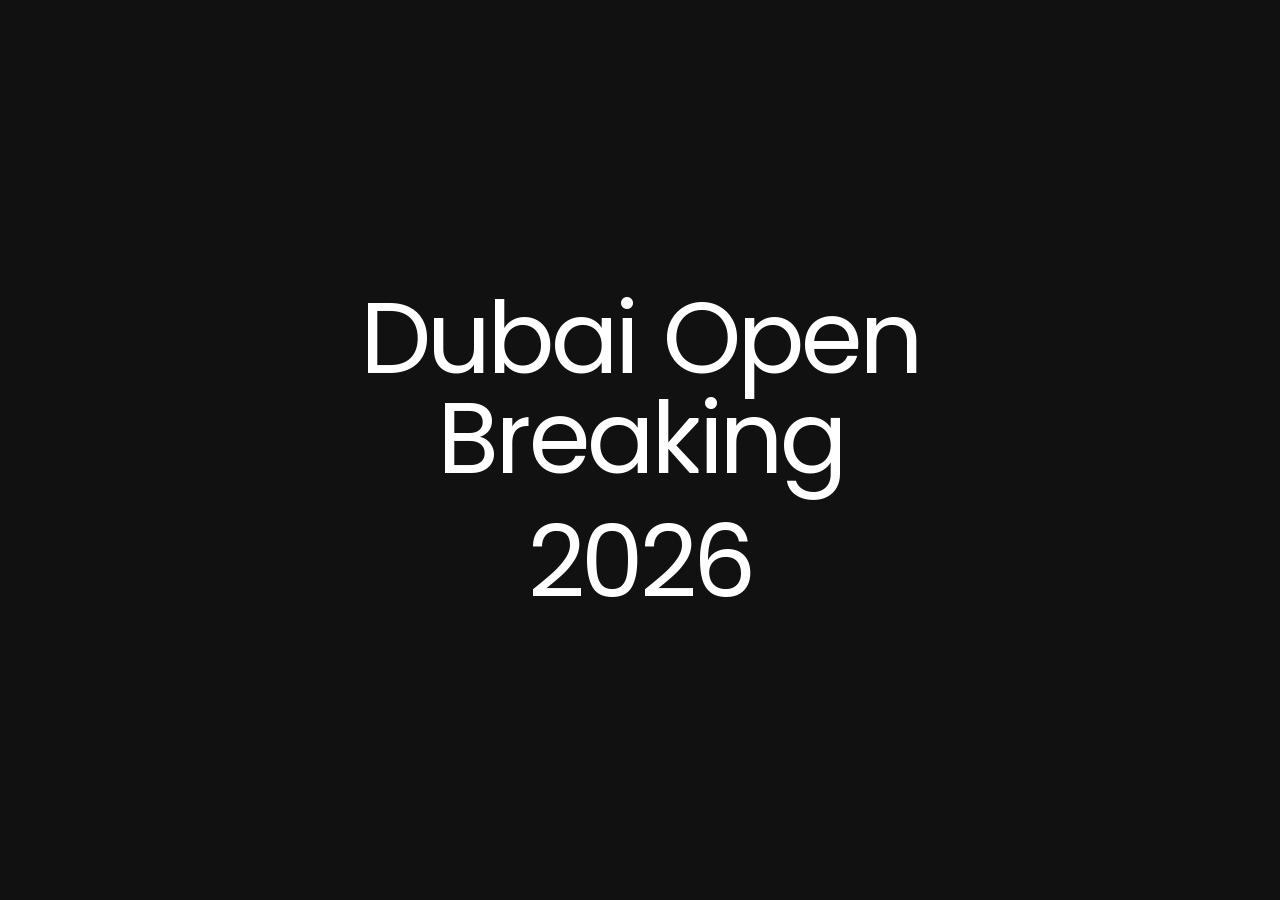
<file: index.html>
<!doctype html>
<html lang="en">
<head>
  <meta charset="UTF-8">
  <meta name="viewport" content="width=device-width, initial-scale=1">
  <meta name="description" content="Dubai Open Breaking 2026. Discover the World Breaking Championships and Junior World Breaking Championships, 18–20 December 2026.">
  <link rel="icon" type="image/png" sizes="500x500" href="Logo.png">
  <title>Dubai Open Breaking 2026</title>
  <link rel="preconnect" href="https://fonts.googleapis.com">
  <link rel="preconnect" href="https://fonts.gstatic.com" crossorigin>
  <link href="https://fonts.googleapis.com/css2?family=Poppins:wght@400;500&display=swap" rel="stylesheet">
  <script>document.documentElement.classList.add('js');</script>
  <link rel="stylesheet" href="styles.css?v=20261106-page-polish">
  <script src="typography.js?v=20261106-page-polish" defer></script>
  <script src="script.js?v=20261117-audit" defer></script>
  <meta property="og:type" content="website">
  <meta property="og:site_name" content="Dubai Open Breaking 2026">
  <meta property="og:title" content="Dubai Open Breaking 2026">
  <meta property="og:description" content="Dubai Open Breaking 2026. Discover the World Breaking Championships and Junior World Breaking Championships, 18–20 December 2026.">
  <meta name="twitter:card" content="summary">
  <meta name="twitter:title" content="Dubai Open Breaking 2026">
  <meta name="twitter:description" content="Dubai Open Breaking 2026. Discover the World Breaking Championships and Junior World Breaking Championships, 18–20 December 2026.">
  <!-- Production URL metadata -->
  <link rel="canonical" href="https://www.dubaiopenbreaking.com/">
  <meta property="og:url" content="https://www.dubaiopenbreaking.com/">
  <meta property="og:image" content="https://www.dubaiopenbreaking.com/Logo.png">
  <meta property="og:image:width" content="500">
  <meta property="og:image:height" content="500">
  <meta property="og:image:alt" content="Dubai Open Breaking 2026">
  <meta name="twitter:image" content="https://www.dubaiopenbreaking.com/Logo.png">
  <meta name="twitter:image:alt" content="Dubai Open Breaking 2026">
  <!-- /Production URL metadata -->
</head>
<body>
  <main class="homepage">
    <video class="background-video" autoplay loop muted playsinline preload="auto" aria-hidden="true">
      <source src="wob3_compressed.mp4" type="video/mp4">
    </video>
    <div class="preloader" aria-hidden="true">
      <div class="preloader-window"></div>
      <div class="preloader-content">
        <p class="preloader-wordmark"><span class="preloader-title-line">Dubai Open</span><span class="preloader-title-line">Breaking</span></p>
        <div class="preloader-window-slot"></div>
        <p class="preloader-year">2026</p>
      </div>
    </div>
    <h1 class="page-title" aria-label="Dubai Open Breaking 2026"><span class="title-line">Dubai Open</span><span class="title-line">Breaking 2026</span></h1>
    <img class="logo" src="Logo.png" alt="Dubai Open Breaking 2026" width="100" height="100">
    <section class="event-listings" aria-label="Competitions">
      <a class="event-card" href="world-breaking-championships/">
        <p class="event-date">19–20 December 2026</p>
        <div class="event-details">
          <span class="age-category">16+ Y.O</span>
          <h2>World Breaking Championships</h2>
          <ul class="disciplines" aria-label="Disciplines"><li>B-Boys</li><li>B-Girls</li><li>Crew 5vs5</li></ul>
        </div>
        <span class="learn-more" aria-hidden="true"><span>Learn more</span><span class="arrow"><img src="assets/arrow-right.svg" width="24" height="24" alt=""><img class="arrow-light" src="assets/arrow-right-light.svg" width="24" height="24" alt=""></span></span>
      </a>
      <a class="event-card" href="junior-world-breaking-championships/">
        <p class="event-date">18 December 2026</p>
        <div class="event-details">
          <span class="age-category">10–15 Y.O</span>
          <h2>Junior World Breaking Championships</h2>
          <ul class="disciplines" aria-label="Disciplines"><li>B-Boys</li><li>B-Girls</li></ul>
        </div>
        <span class="learn-more" aria-hidden="true"><span>Learn more</span><span class="arrow"><img src="assets/arrow-right.svg" width="24" height="24" alt=""><img class="arrow-light" src="assets/arrow-right-light.svg" width="24" height="24" alt=""></span></span>
      </a>
    </section>
  </main>
</body>
</html>
</file>
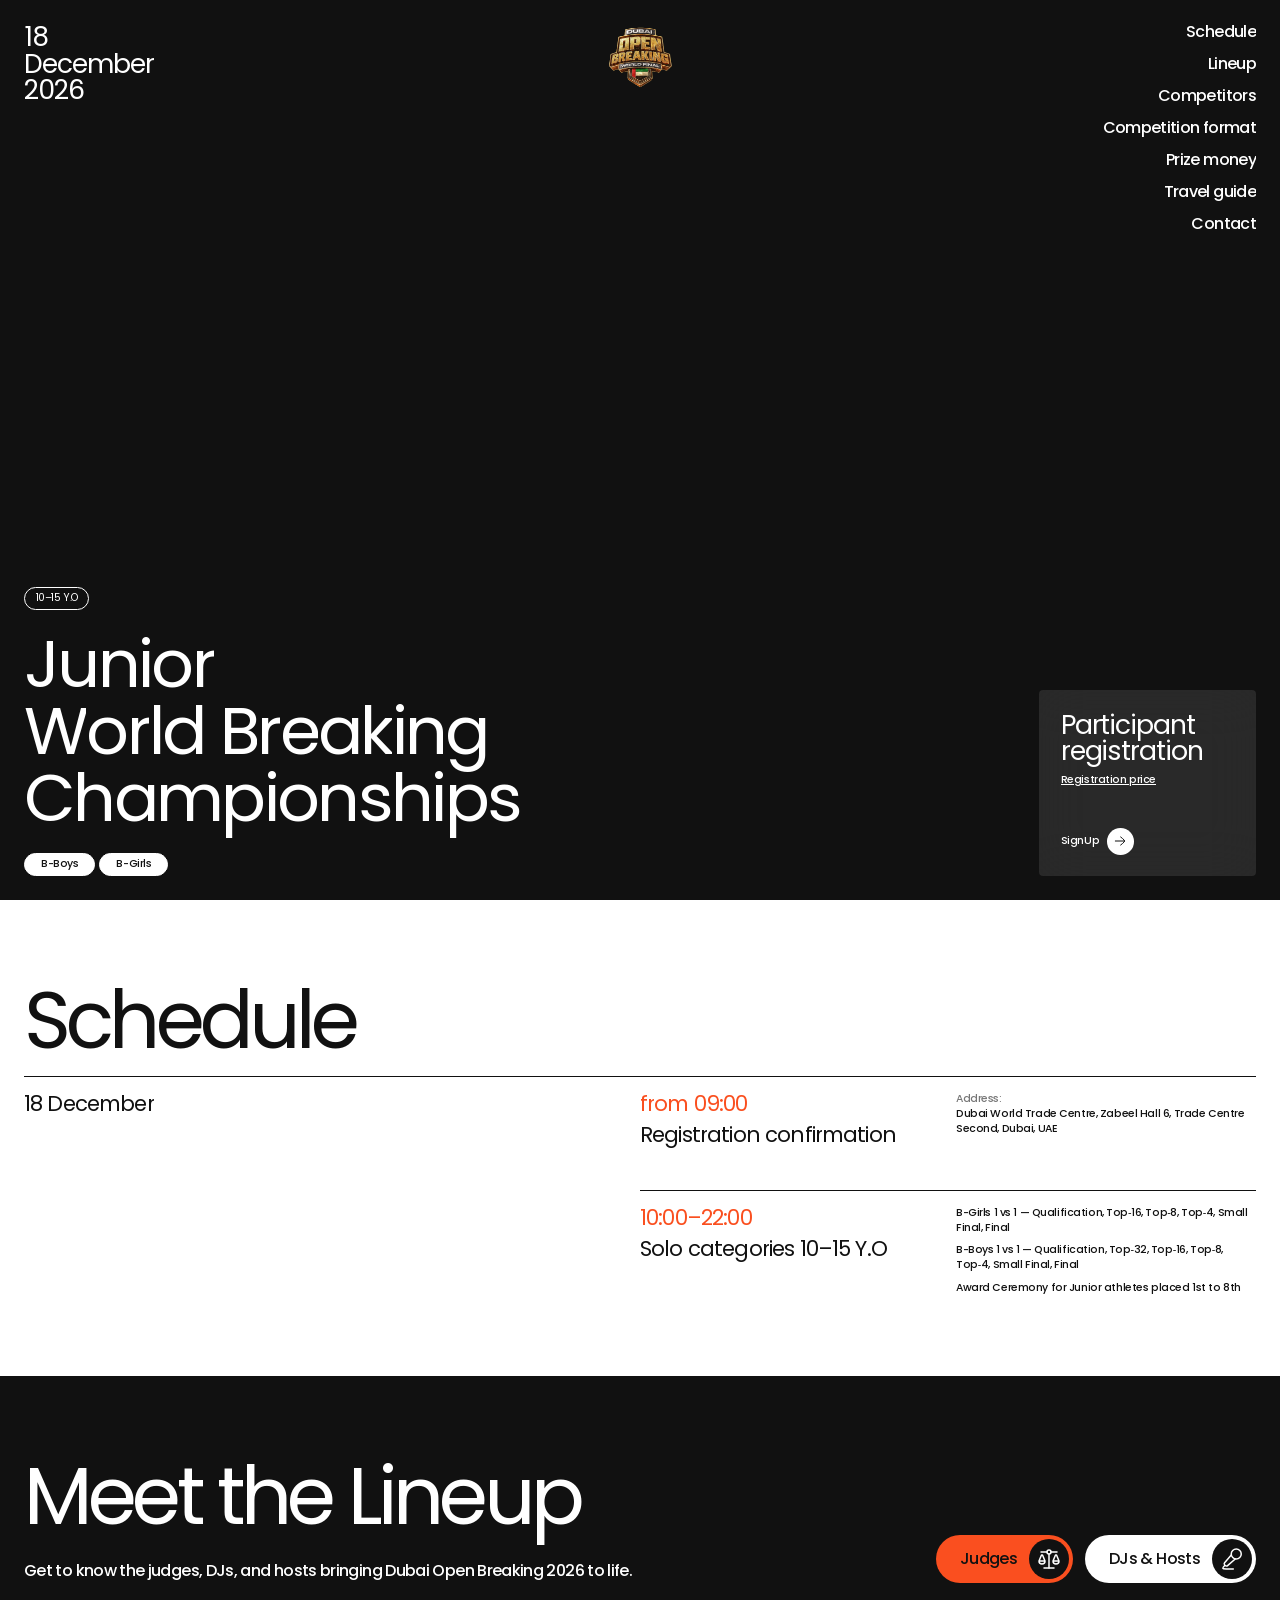
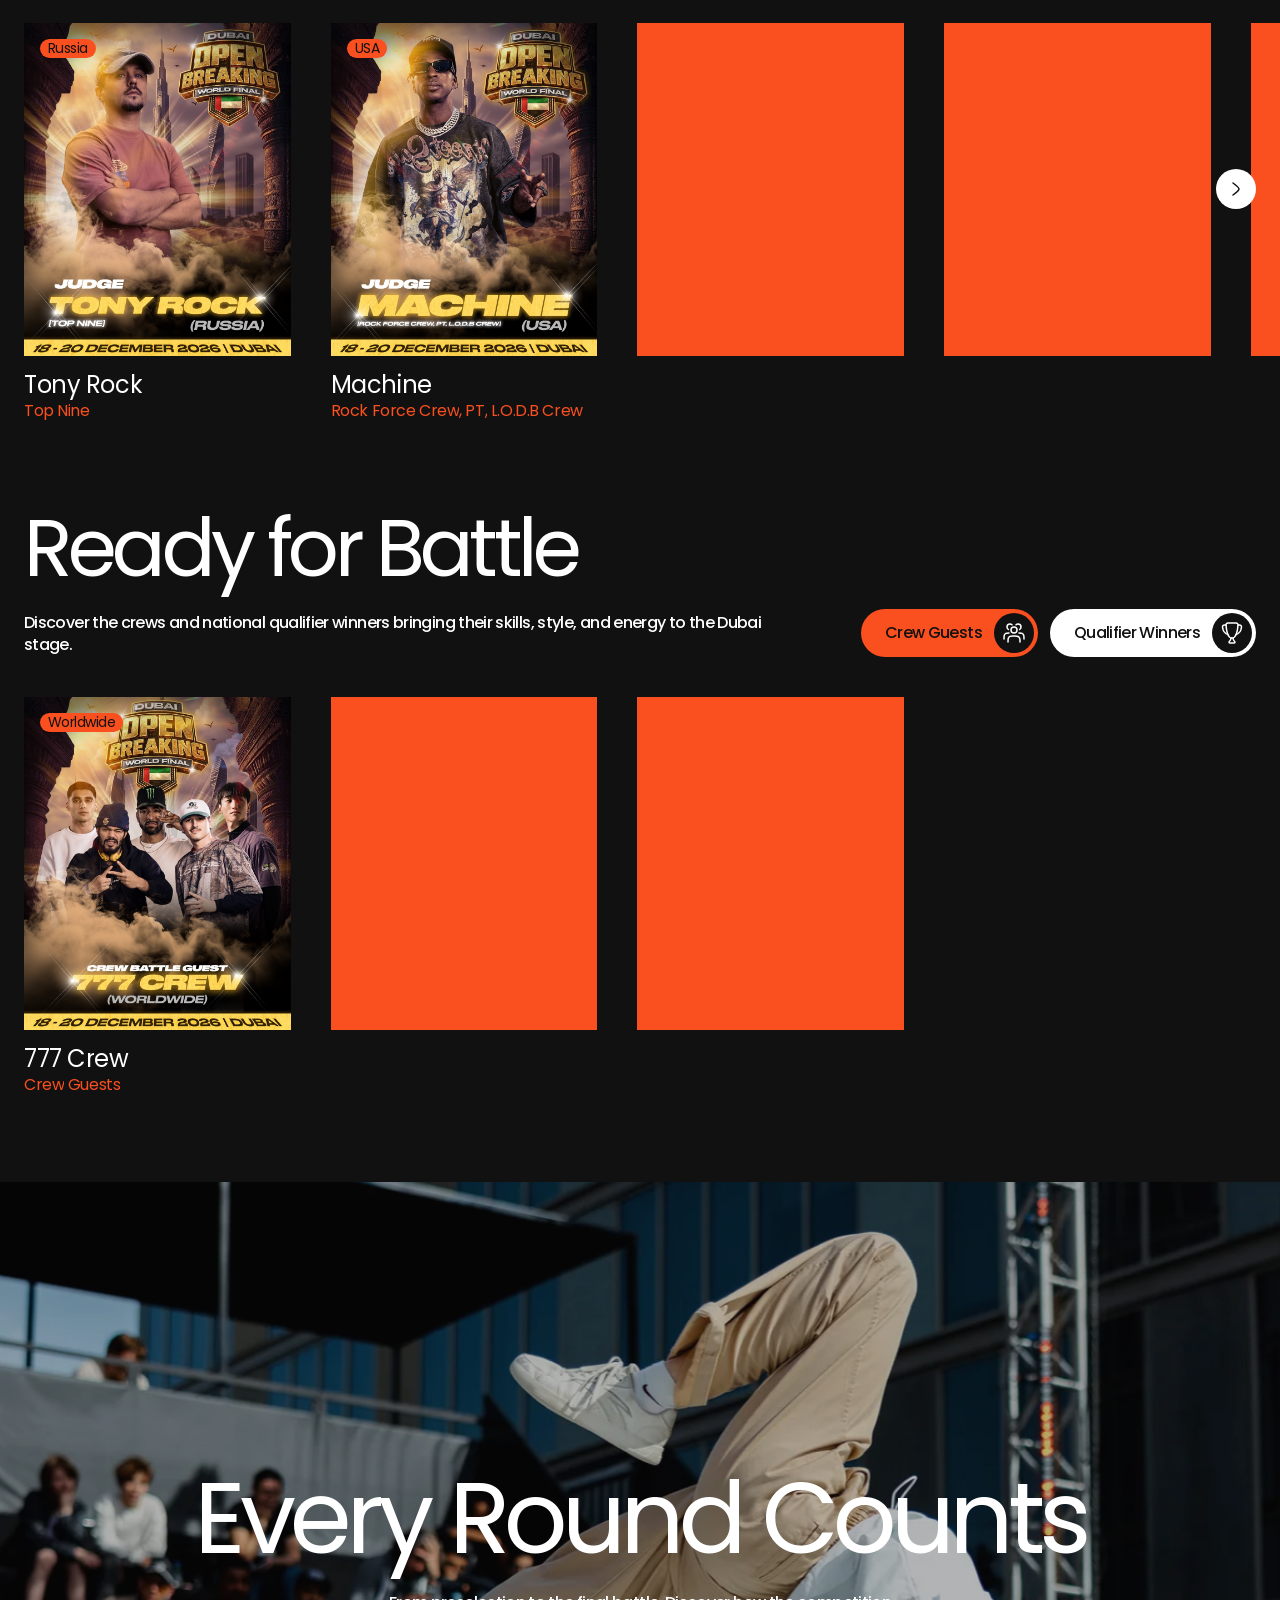
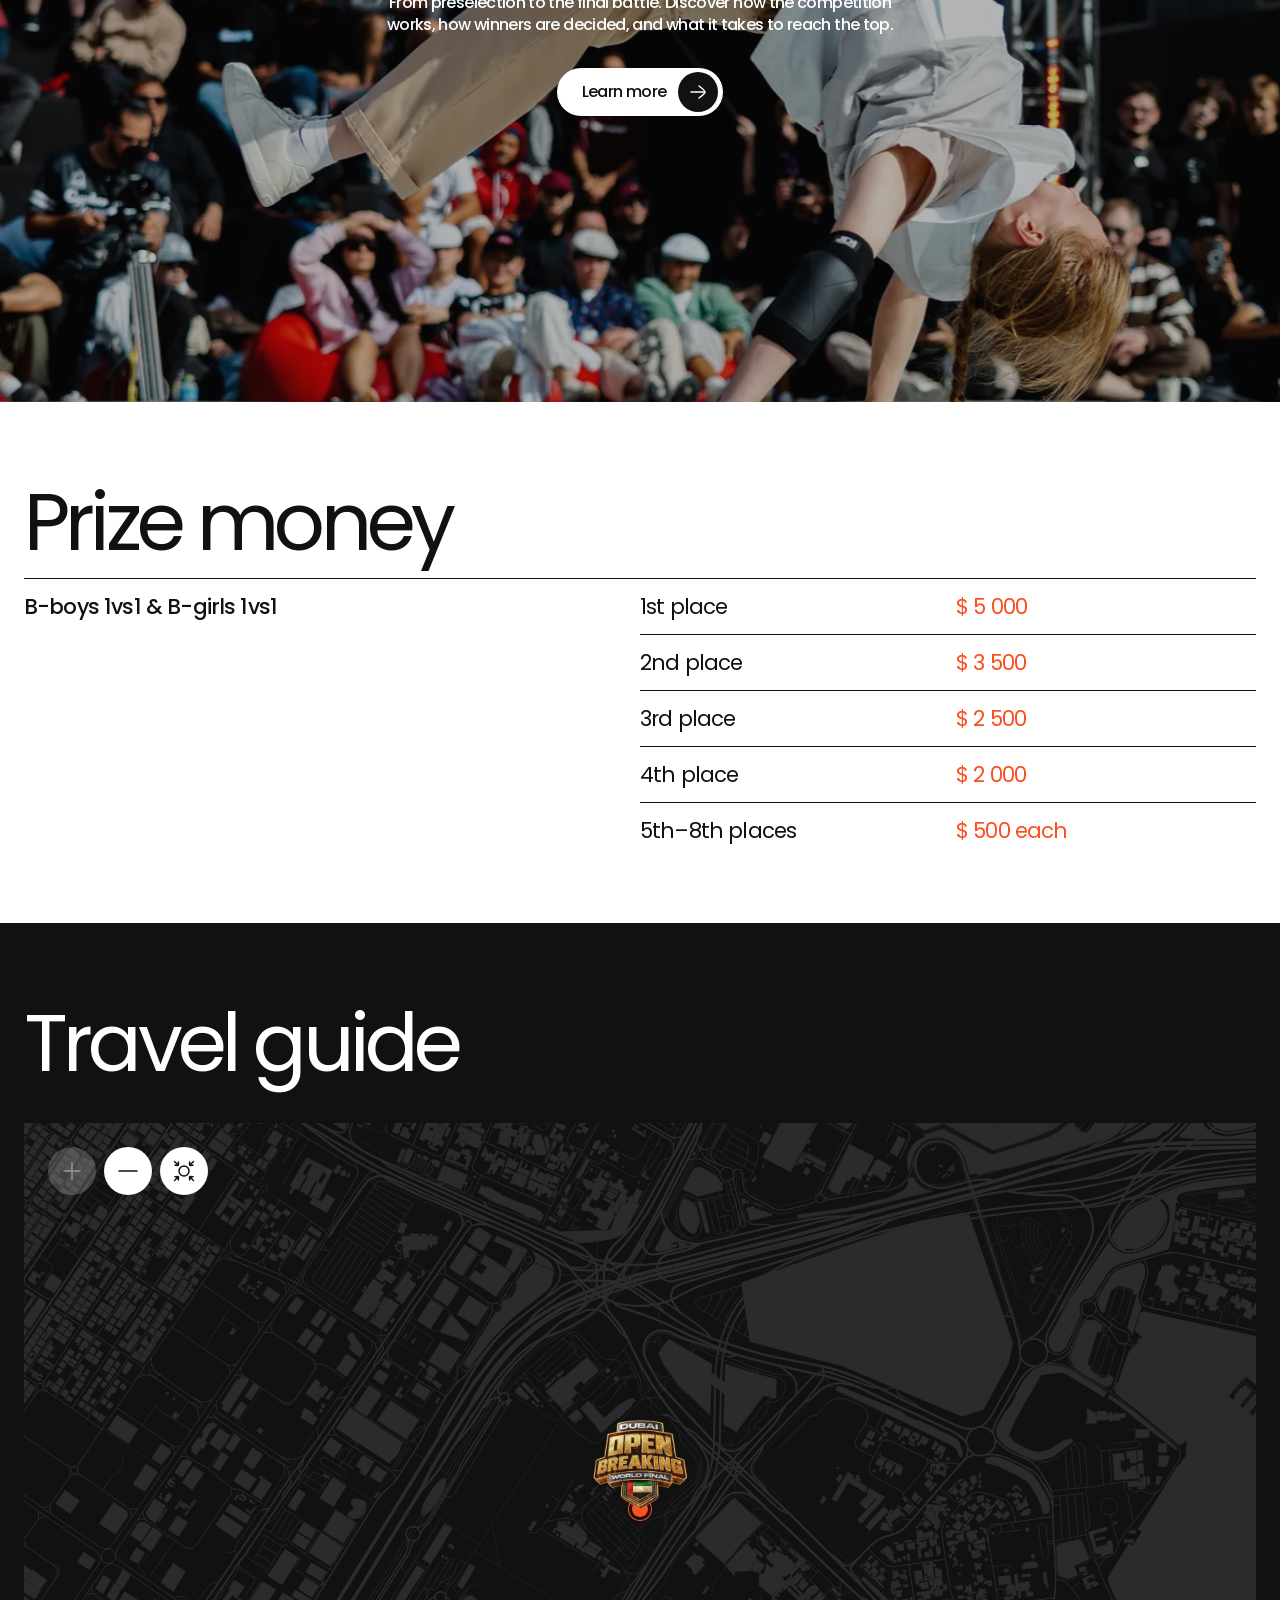
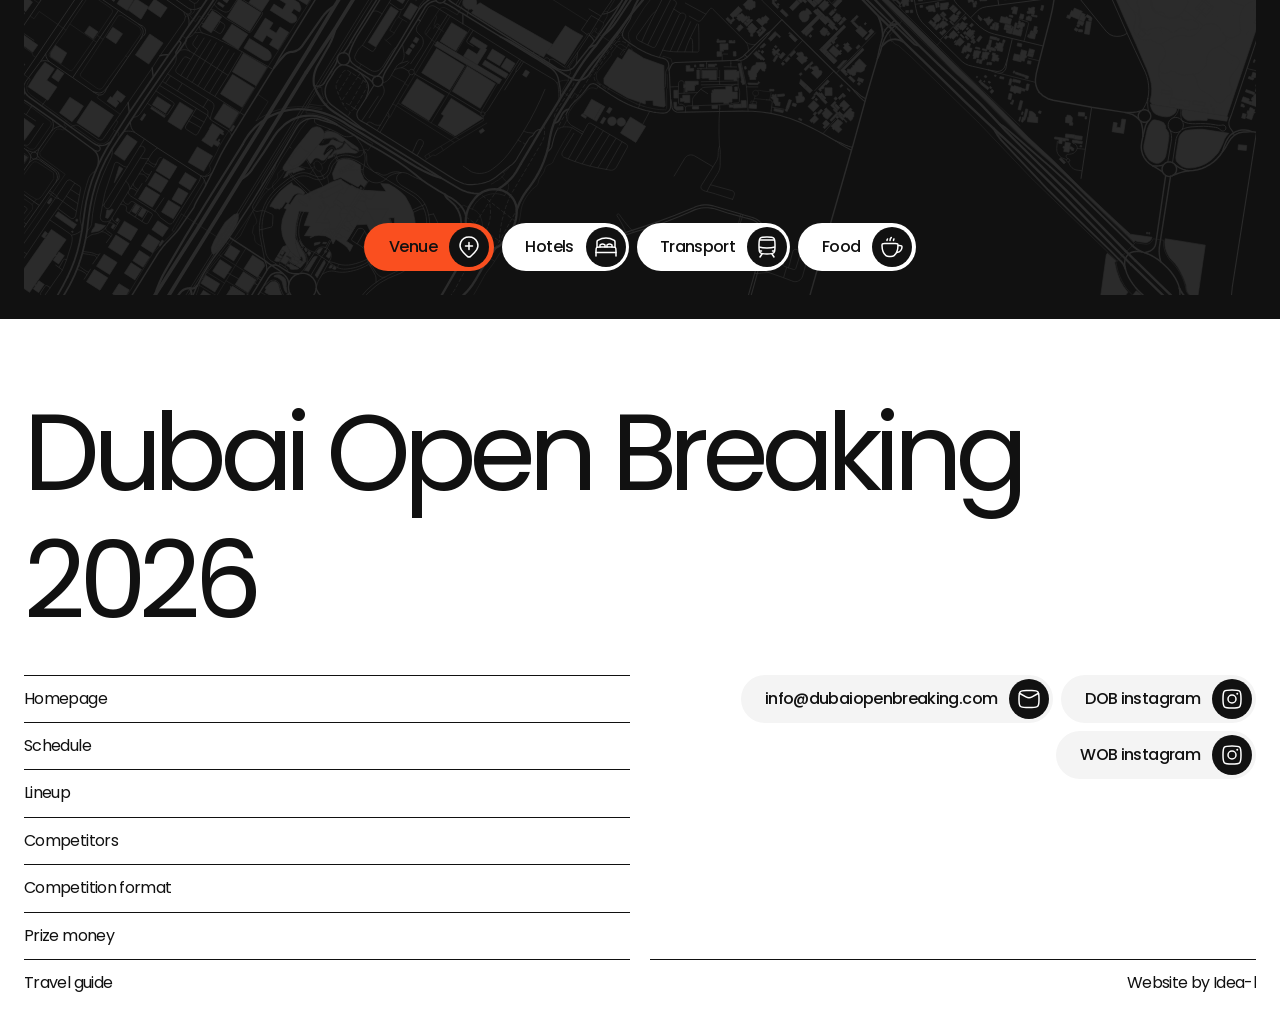
<file: junior-world-breaking-championships/index.html>
<!doctype html>
<html lang="en">
<head>
  <meta charset="UTF-8">
  <script>document.documentElement.classList.add("js");</script>
  <meta name="viewport" content="width=device-width, initial-scale=1, viewport-fit=cover">
  <meta name="description" content="Junior World Breaking Championships, Dubai Open Breaking, 18 December 2026. B-Boys and B-Girls, 10–15 Y.O.">
  <link rel="icon" type="image/png" sizes="500x500" href="../Logo.png">
  <title>Junior World Breaking Championships — Dubai Open Breaking 2026</title>
  <link rel="preconnect" href="https://fonts.googleapis.com">
  <link rel="preconnect" href="https://fonts.gstatic.com" crossorigin>
  <link href="https://fonts.googleapis.com/css2?family=Poppins:wght@400;500&display=swap" rel="stylesheet">
  <link rel="stylesheet" href="championships.css?v=20261117-audit">
  <script src="../typography.js?v=20261117-audit" defer></script>
  <script src="championships.js?v=20261117-audit" defer></script>
  <script src="lineup.js?v=20261117-audit" defer></script>
  <script type="module" src="travel-map.js?v=20261117-audit"></script>
  <meta property="og:type" content="website">
  <meta property="og:site_name" content="Dubai Open Breaking 2026">
  <meta property="og:title" content="Junior World Breaking Championships — Dubai Open Breaking 2026">
  <meta property="og:description" content="Junior World Breaking Championships, Dubai Open Breaking, 18 December 2026. B-Boys and B-Girls, 10–15 Y.O.">
  <meta name="twitter:card" content="summary">
  <meta name="twitter:title" content="Junior World Breaking Championships — Dubai Open Breaking 2026">
  <meta name="twitter:description" content="Junior World Breaking Championships, Dubai Open Breaking, 18 December 2026. B-Boys and B-Girls, 10–15 Y.O.">
  <script type="application/ld+json">
{
  "@context": "https://schema.org",
  "@type": "SportsEvent",
  "name": "Junior World Breaking Championships",
  "description": "Junior World Breaking Championships, Dubai Open Breaking, 18 December 2026. B-Boys and B-Girls, 10–15 Y.O.",
  "startDate": "2026-12-18",
  "endDate": "2026-12-18",
  "location": {
    "@type": "Place",
    "name": "Dubai World Trade Centre, Zabeel Hall 6",
    "address": {
      "@type": "PostalAddress",
      "streetAddress": "Zabeel Hall 6, Trade Centre Second",
      "addressLocality": "Dubai",
      "addressCountry": "AE"
    }
  }
}
  </script>
  <!-- Production URL metadata -->
  <link rel="canonical" href="https://www.dubaiopenbreaking.com/junior-world-breaking-championships/">
  <meta property="og:url" content="https://www.dubaiopenbreaking.com/junior-world-breaking-championships/">
  <meta property="og:image" content="https://www.dubaiopenbreaking.com/Logo.png">
  <meta property="og:image:width" content="500">
  <meta property="og:image:height" content="500">
  <meta property="og:image:alt" content="Dubai Open Breaking 2026">
  <meta name="twitter:image" content="https://www.dubaiopenbreaking.com/Logo.png">
  <meta name="twitter:image:alt" content="Dubai Open Breaking 2026">
  <!-- /Production URL metadata -->
</head>
<body>
  <main>
    <section class="hero" id="top" aria-labelledby="championship-title">
      <video class="background-video" autoplay loop muted playsinline preload="auto" aria-hidden="true"><source src="../wob3_compressed.mp4" type="video/mp4"></video>
      <p class="event-date">18<br>December<br>2026</p>
      <header class="hero-header">
        <span class="hero-mobile-title">Junior World Breaking<br>Championships</span>
        <a class="brand" href="../" aria-label="Dubai Open Breaking home"><img src="../Logo.png" width="100" height="100" alt="Dubai Open Breaking 2026"></a>
        <nav class="hero-nav" aria-label="Page sections">
          <a href="#schedule">Schedule</a><a href="#lineup">Lineup</a><a href="#competitors">Competitors</a><a href="#competition-format">Competition format</a><a href="#prize-money">Prize money</a><a href="#travel-guide">Travel guide</a><a href="#contact">Contact</a>
        </nav>
        <button class="menu-toggle hero-toggle" aria-haspopup="dialog" aria-controls="page-menu" aria-expanded="false">Menu<span class="menu-icon" aria-hidden="true"></span></button>
      </header>
      <div class="hero-copy">
        <span class="age-category">10–15 Y.O</span>
        <h1 id="championship-title">Junior<br>World Breaking<br>Championships</h1>
        <ul class="disciplines" aria-label="Disciplines"><li>B-Boys</li><li>B-Girls</li></ul>
      </div>
      <section class="registration" aria-labelledby="registration-title">
        <a class="registration-card-link" href="https://dubaiopenbreaking.com/signup/?tab=junior" target="_blank" rel="noopener noreferrer" aria-label="Participant registration"></a>
        <div><h2 id="registration-title">Participant registration</h2><button class="price-link" aria-haspopup="dialog" aria-controls="price-popup" aria-expanded="false" data-open-price>Registration price</button></div>
        <span class="signup" aria-hidden="true">SignUp<span class="arrow" aria-hidden="true"><img src="../assets/arrow-right.svg" width="24" height="24" alt=""><img class="arrow-light" src="../assets/arrow-right-light.svg" width="24" height="24" alt=""></span></span>
      </section>
    </section>
    <section class="schedule" id="schedule" aria-labelledby="schedule-title">
      <div class="schedule-heading">
        <h2 id="schedule-title" data-schedule-text>Schedule</h2>
      </div>
      <div class="schedule-days">
        <article class="schedule-day" id="schedule-day-18" aria-labelledby="schedule-date-18">
          <span class="schedule-rule day-rule" aria-hidden="true"></span>
          <h3 class="schedule-date" id="schedule-date-18" data-schedule-text>18 December</h3>
          <div class="schedule-slots">
            <div class="schedule-slot">
              <div class="schedule-event">
                <p class="schedule-time" data-schedule-text>from 09:00</p>
                <h4 data-schedule-text>Registration confirmation</h4>
              </div>
              <div class="schedule-notes"><div class="schedule-address"><p class="address-label">Address:</p><p>Dubai World Trade Centre, Zabeel Hall 6, Trade Centre Second, Dubai, UAE</p></div></div>
            </div>
            <div class="schedule-slot">
              <span class="schedule-rule slot-rule" aria-hidden="true"></span>
              <div class="schedule-event">
                <p class="schedule-time" data-schedule-text>10:00–22:00</p>
                <h4 data-schedule-text>Solo categories 10–15 Y.O</h4>
              </div>
              <div class="schedule-notes">
                <p>B-Girls 1 vs 1 — Qualification, Top-16, Top-8, Top-4, Small Final, Final</p>
                <p>B-Boys 1 vs 1 — Qualification, Top-32, Top-16, Top-8, Top-4, Small Final, Final</p>
                <p>Award Ceremony for Junior athletes placed 1st to 8th</p>
              </div>
            </div>
          </div>
        </article>
      </div>
    </section>
    <section class="lineup" id="lineup" aria-labelledby="lineup-title">
      <div class="lineup-header">
        <div class="lineup-intro"><h2 id="lineup-title" data-schedule-text>Meet the Lineup</h2><p>Get to know the judges, DJs, and hosts bringing Dubai Open Breaking 2026 to life.</p></div>
        <div class="lineup-tabs" role="tablist" aria-label="Lineup categories">
          <button class="menu-toggle lineup-tab" type="button" role="tab" id="lineup-judges-tab" aria-controls="lineup-judges" aria-selected="true">Judges<span class="menu-icon lineup-judges-icon" aria-hidden="true"></span></button>
          <button class="menu-toggle lineup-tab" type="button" role="tab" id="lineup-hosts-tab" aria-controls="lineup-hosts" aria-selected="false" tabindex="-1">DJs &amp; Hosts<span class="menu-icon lineup-hosts-icon" aria-hidden="true"></span></button>
        </div>
      </div>
      <div class="lineup-carousel" role="region" aria-label="Lineup cards" aria-roledescription="carousel">
        <div class="lineup-rail" id="lineup-judges" role="tabpanel" aria-labelledby="lineup-judges-tab" tabindex="0">
          <figure class="lineup-card">
            <div class="lineup-artwork"><img src="../assets/lineup/tony-rock.jpg" width="960" height="1200" alt="Tony Rock" loading="lazy" decoding="async" draggable="false"><span class="lineup-country">Russia</span></div>
            <figcaption><p class="lineup-name" data-lineup-text>Tony Rock</p><p class="lineup-detail" data-lineup-text>Top Nine</p></figcaption>
          </figure>
          <figure class="lineup-card">
            <div class="lineup-artwork"><img src="../assets/lineup/machine.jpg" width="960" height="1200" alt="Machine" loading="lazy" decoding="async" draggable="false"><span class="lineup-country">USA</span></div>
            <figcaption><p class="lineup-name" data-lineup-text>Machine</p><p class="lineup-detail" data-lineup-text>Rock Force Crew, PT, L.O.D.B Crew</p></figcaption>
          </figure>
          <figure class="lineup-card">
            <div class="lineup-artwork"><img src="../assets/lineup/lil-g.jpg" width="960" height="1200" alt="Lil G" loading="lazy" decoding="async" draggable="false"><span class="lineup-country">Venezuela</span></div>
            <figcaption><p class="lineup-name" data-lineup-text>Lil G</p><p class="lineup-detail" data-lineup-text>Vinotinto, Red Bull BC One Allstar</p></figcaption>
          </figure>
          <figure class="lineup-card">
            <div class="lineup-artwork"><img src="../assets/lineup/physicx.jpg" width="960" height="1200" alt="Physicx" loading="lazy" decoding="async" draggable="false"><span class="lineup-country">South Korea</span></div>
            <figcaption><p class="lineup-name" data-lineup-text>Physicx</p><p class="lineup-detail" data-lineup-text>Brother Green, Rivers Crew</p></figcaption>
          </figure>
          <figure class="lineup-card">
            <div class="lineup-artwork"><img src="../assets/lineup/sarah-bee.jpg" width="960" height="1200" alt="Sarah Bee" loading="lazy" decoding="async" draggable="false"><span class="lineup-country">Algeria</span></div>
            <figcaption><p class="lineup-name" data-lineup-text>Sarah Bee</p><p class="lineup-detail" data-lineup-text>Zamounda Crew</p></figcaption>
          </figure>
          <figure class="lineup-card">
            <div class="lineup-artwork"><img src="../assets/lineup/storm.jpg" width="960" height="1200" alt="Storm" loading="lazy" decoding="async" draggable="false"><span class="lineup-country">Germany</span></div>
            <figcaption><p class="lineup-name" data-lineup-text>Storm</p><p class="lineup-detail" data-lineup-text>Battle Squad</p></figcaption>
          </figure>
          <figure class="lineup-card">
            <div class="lineup-artwork"><img src="../assets/lineup/to-be-announced.jpg" width="960" height="1200" alt="To be announced" loading="lazy" decoding="async" draggable="false"></div>
            <figcaption><p class="lineup-name" data-lineup-text>To be announced</p></figcaption>
          </figure>
        </div>
        <div class="lineup-rail" id="lineup-hosts" role="tabpanel" aria-labelledby="lineup-hosts-tab" tabindex="0" hidden>
          <figure class="lineup-card">
            <div class="lineup-artwork"><img src="../assets/lineup/fleg.jpg" width="960" height="1200" alt="Fleg" loading="lazy" decoding="async" draggable="false"><span class="lineup-country">USA</span></div>
            <figcaption><p class="lineup-name" data-lineup-text>Fleg</p><p class="lineup-detail" data-lineup-text>DJ</p></figcaption>
          </figure>
          <figure class="lineup-card">
            <div class="lineup-artwork"><img src="../assets/lineup/nobunaga.jpg" width="960" height="1200" alt="Nobunaga" loading="lazy" decoding="async" draggable="false"><span class="lineup-country">Netherlands</span></div>
            <figcaption><p class="lineup-name" data-lineup-text>Nobunaga</p><p class="lineup-detail" data-lineup-text>DJ</p></figcaption>
          </figure>
          <figure class="lineup-card">
            <div class="lineup-artwork"><img src="../assets/lineup/one-up.jpg" width="960" height="1200" alt="One Up" loading="lazy" decoding="async" draggable="false"><span class="lineup-country">France</span></div>
            <figcaption><p class="lineup-name" data-lineup-text>One Up</p><p class="lineup-detail" data-lineup-text>DJ</p></figcaption>
          </figure>
          <figure class="lineup-card">
            <div class="lineup-artwork"><img src="../assets/lineup/leg1oner.jpg" width="960" height="1200" alt="Leg1oner" loading="lazy" decoding="async" draggable="false"><span class="lineup-country">Russia</span></div>
            <figcaption><p class="lineup-name" data-lineup-text>Leg1oner</p><p class="lineup-detail" data-lineup-text>DJ</p></figcaption>
          </figure>
          <figure class="lineup-card">
            <div class="lineup-artwork"><img src="../assets/lineup/south-scream.jpg" width="960" height="1200" alt="South Scream" loading="lazy" decoding="async" draggable="false"><span class="lineup-country">Russia</span></div>
            <figcaption><p class="lineup-name" data-lineup-text>South Scream</p><p class="lineup-detail" data-lineup-text>Host / DJ</p></figcaption>
          </figure>
          <figure class="lineup-card">
            <div class="lineup-artwork"><img src="../assets/lineup/redchild.jpg" width="960" height="1200" alt="Redchild" loading="lazy" decoding="async" draggable="false"><span class="lineup-country">Germany</span></div>
            <figcaption><p class="lineup-name" data-lineup-text>Redchild</p><p class="lineup-detail" data-lineup-text>Host</p></figcaption>
          </figure>
        </div>
        <button class="lineup-arrow lineup-prev" type="button" aria-label="Previous lineup card" hidden><img src="../assets/lineup/next-icon.svg" width="24" height="24" alt=""></button>
        <button class="lineup-arrow lineup-next" type="button" aria-label="Next lineup card"><img src="../assets/lineup/next-icon.svg" width="24" height="24" alt=""></button>
        <p class="lineup-status" aria-live="polite" aria-atomic="true"></p>
      </div>
    </section>
    <section class="lineup competitors" id="competitors" aria-labelledby="competitors-title">
      <div class="lineup-header">
        <div class="lineup-intro"><h2 id="competitors-title" data-schedule-text>Ready for Battle</h2><p>Discover the crews and national qualifier winners bringing their skills, style, and energy to the Dubai stage.</p></div>
        <div class="lineup-tabs" role="tablist" aria-label="Competitor categories">
          <button class="menu-toggle lineup-tab" type="button" role="tab" id="competitors-crews-tab" aria-controls="competitors-crews" aria-selected="true">Crew Guests<span class="menu-icon competitors-crews-icon" aria-hidden="true"></span></button>
          <button class="menu-toggle lineup-tab" type="button" role="tab" id="competitors-winners-tab" aria-controls="competitors-winners" aria-selected="false" tabindex="-1">Qualifier Winners<span class="menu-icon competitors-winners-icon" aria-hidden="true"></span></button>
        </div>
      </div>
      <div class="lineup-carousel" role="region" aria-label="Competitor cards" aria-roledescription="carousel">
        <div class="lineup-rail" id="competitors-crews" role="tabpanel" aria-labelledby="competitors-crews-tab" tabindex="0">
          <figure class="lineup-card">
            <div class="lineup-artwork"><img src="../assets/competitors/777-crew.jpg" width="960" height="1200" alt="777 Crew" loading="lazy" decoding="async" draggable="false"><span class="lineup-country">Worldwide</span></div>
            <figcaption><p class="lineup-name" data-lineup-text>777 Crew</p><p class="lineup-detail" data-lineup-text>Crew Guests</p></figcaption>
          </figure>
          <figure class="lineup-card">
            <div class="lineup-artwork"><img src="../assets/competitors/elmouwahidine.jpg" width="960" height="1200" alt="Elmouwahidine" loading="lazy" decoding="async" draggable="false"><span class="lineup-country">North Africa</span></div>
            <figcaption><p class="lineup-name" data-lineup-text>Elmouwahidine</p><p class="lineup-detail" data-lineup-text>Crew Guests</p></figcaption>
          </figure>
          <figure class="lineup-card">
            <div class="lineup-artwork"><img src="../assets/competitors/smag-19.jpg" width="960" height="1200" alt="Smac 19" loading="lazy" decoding="async" draggable="false"><span class="lineup-country">Europe</span></div>
            <figcaption><p class="lineup-name" data-lineup-text>Smac 19</p><p class="lineup-detail" data-lineup-text>Crew Guests</p></figcaption>
          </figure>
        </div>
        <div class="lineup-rail" id="competitors-winners" role="tabpanel" aria-labelledby="competitors-winners-tab" tabindex="0" hidden>
          <figure class="lineup-card">
            <div class="lineup-artwork"><img src="../assets/competitors/belarus.jpg" width="960" height="1200" alt="Flowolf / Chicken Chicks" loading="lazy" decoding="async" draggable="false"><span class="lineup-country">Belarus</span></div>
            <figcaption><p class="lineup-name" data-lineup-text>Flowolf / Chicken Chicks</p><p class="lineup-detail" data-lineup-text>Qualifier Winners</p></figcaption>
          </figure>
          <figure class="lineup-card">
            <div class="lineup-artwork"><img src="../assets/competitors/china.jpg" width="960" height="1200" alt="TNT / Raider" loading="lazy" decoding="async" draggable="false"><span class="lineup-country">China</span></div>
            <figcaption><p class="lineup-name" data-lineup-text>TNT / Raider</p><p class="lineup-detail" data-lineup-text>Qualifier Winners</p></figcaption>
          </figure>
          <figure class="lineup-card">
            <div class="lineup-artwork"><img src="../assets/competitors/indonesia.jpg" width="960" height="1200" alt="Edno / Antik" loading="lazy" decoding="async" draggable="false"><span class="lineup-country">Indonesia</span></div>
            <figcaption><p class="lineup-name" data-lineup-text>Edno / Antik</p><p class="lineup-detail" data-lineup-text>Qualifier Winners</p></figcaption>
          </figure>
          <figure class="lineup-card">
            <div class="lineup-artwork"><img src="../assets/competitors/italy.jpg" width="960" height="1200" alt="Leo / Fat" loading="lazy" decoding="async" draggable="false"><span class="lineup-country">Italy</span></div>
            <figcaption><p class="lineup-name" data-lineup-text>Leo / Fat</p><p class="lineup-detail" data-lineup-text>Qualifier Winners</p></figcaption>
          </figure>
          <figure class="lineup-card">
            <div class="lineup-artwork"><img src="../assets/competitors/thailand.jpg" width="960" height="1200" alt="Thunderz / Zaba" loading="lazy" decoding="async" draggable="false"><span class="lineup-country">Thailand</span></div>
            <figcaption><p class="lineup-name" data-lineup-text>Thunderz / Zaba</p><p class="lineup-detail" data-lineup-text>Qualifier Winners</p></figcaption>
          </figure>
          <figure class="lineup-card">
            <div class="lineup-artwork"><img src="../assets/competitors/turkey.jpg" width="960" height="1200" alt="Thiefox / Jazzy" loading="lazy" decoding="async" draggable="false"><span class="lineup-country">Turkey</span></div>
            <figcaption><p class="lineup-name" data-lineup-text>Thiefox / Jazzy</p><p class="lineup-detail" data-lineup-text>Qualifier Winners</p></figcaption>
          </figure>
        </div>
        <button class="lineup-arrow lineup-prev" type="button" aria-label="Previous competitor card" hidden><img src="../assets/lineup/next-icon.svg" width="24" height="24" alt=""></button>
        <button class="lineup-arrow lineup-next" type="button" aria-label="Next competitor card"><img src="../assets/lineup/next-icon.svg" width="24" height="24" alt=""></button>
        <p class="lineup-status" aria-live="polite" aria-atomic="true"></p>
      </div>
    </section>
    <section class="judges" hidden id="judges" aria-labelledby="judges-title">
      <div class="judges-stage">
        <div class="judges-scene">
      <h2 id="judges-title">Judges</h2>
      <div class="judges-gallery" aria-label="Judges gallery">
          <figure class="judge-card" aria-label="Born — Rivers / MZK">
            <div class="judge-artwork"><img src="../assets/judges/born.jpg" width="900" height="1125" alt="Born" loading="lazy" decoding="async" draggable="false"></div>
            <figcaption class="judge-caption"><p class="judge-crew">Rivers / MZK</p><p class="judge-name">Born</p></figcaption>
          </figure>
          <figure class="judge-card" aria-label="Fastfoot — Predatorz">
            <div class="judge-artwork"><img src="../assets/judges/fastfoot.jpg" width="900" height="1125" alt="Fastfoot" loading="lazy" decoding="async" draggable="false"></div>
            <figcaption class="judge-caption"><p class="judge-crew">Predatorz</p><p class="judge-name">Fastfoot</p></figcaption>
          </figure>
          <figure class="judge-card" aria-label="Focus — Flow Mo">
            <div class="judge-artwork"><img src="../assets/judges/focus.jpg" width="900" height="1125" alt="Focus" loading="lazy" decoding="async" draggable="false"></div>
            <figcaption class="judge-caption"><p class="judge-crew">Flow Mo</p><p class="judge-name">Focus</p></figcaption>
          </figure>
          <figure class="judge-card" aria-label="Issei — Foundnation Crew">
            <div class="judge-artwork"><img src="../assets/judges/issei.jpg" width="900" height="1125" alt="Issei" loading="lazy" decoding="async" draggable="false"></div>
            <figcaption class="judge-caption"><p class="judge-crew">Foundnation Crew</p><p class="judge-name">Issei</p></figcaption>
          </figure>
          <figure class="judge-card" aria-label="Lil Ceng — Flying Steps">
            <div class="judge-artwork"><img src="../assets/judges/lil-ceng.jpg" width="900" height="1125" alt="Lil Ceng" loading="lazy" decoding="async" draggable="false"></div>
            <figcaption class="judge-caption"><p class="judge-crew">Flying Steps</p><p class="judge-name">Lil Ceng</p></figcaption>
          </figure>
          <figure class="judge-card" aria-label="Mounir — HWE">
            <div class="judge-artwork"><img src="../assets/judges/mounir.jpg" width="900" height="1125" alt="Mounir" loading="lazy" decoding="async" draggable="false"></div>
            <figcaption class="judge-caption"><p class="judge-crew">HWE</p><p class="judge-name">Mounir</p></figcaption>
          </figure>
          <figure class="judge-card" aria-label="Ronnie — Full Force / Super Cr3w / 7Commandoz">
            <div class="judge-artwork"><img src="../assets/judges/ronnie.jpg" width="900" height="1125" alt="Ronnie" loading="lazy" decoding="async" draggable="false"></div>
            <figcaption class="judge-caption"><p class="judge-crew">Full Force / Super Cr3w / 7Commandoz</p><p class="judge-name">Ronnie</p></figcaption>
          </figure>
          <figure class="judge-card" aria-label="Rubberlegz — Battle Bunch">
            <div class="judge-artwork"><img src="../assets/judges/rubberlegz.jpg" width="900" height="1125" alt="Rubberlegz" loading="lazy" decoding="async" draggable="false"></div>
            <figcaption class="judge-caption"><p class="judge-crew">Battle Bunch</p><p class="judge-name">Rubberlegz</p></figcaption>
          </figure>
          <figure class="judge-card" aria-label="Spark — Havoc Crew / Legalize It Crew">
            <div class="judge-artwork"><img src="../assets/judges/spark.jpg" width="900" height="1125" alt="Spark" loading="lazy" decoding="async" draggable="false"></div>
            <figcaption class="judge-caption"><p class="judge-crew">Havoc Crew / Legalize It Crew</p><p class="judge-name">Spark</p></figcaption>
          </figure>
      </div>
        </div>
      </div>
    </section>
    <section class="competition-format" id="competition-format" aria-labelledby="format-title">
      <img class="format-photo" src="../assets/competition-format/junior-background.webp" srcset="../assets/competition-format/junior-background-1280.webp 1280w, ../assets/competition-format/junior-background.webp 1920w" sizes="100vw" width="1920" height="1281" alt="" loading="lazy" decoding="async">
      <div class="format-copy">
        <h2 class="format-title" id="format-title">Every Round Counts</h2>
        <p class="format-description">From preselection to the final battle. Discover how the competition works, how winners are decided, and what it takes to reach the top.</p>
        <button class="menu-toggle format-learn" aria-haspopup="dialog" aria-controls="format-popup" aria-expanded="false">Learn more<span class="menu-icon" aria-hidden="true"></span></button>
      </div>
    </section>
    <section class="prize-money" id="prize-money" aria-labelledby="prize-title">
      <h2 id="prize-title" data-schedule-text>Prize money</h2>
      <div class="prize-categories">
        <article class="prize-category prize-solo" aria-labelledby="prize-solo-title">
          <span class="schedule-rule" aria-hidden="true"></span>
          <h3 id="prize-solo-title" data-schedule-text>B-boys 1vs1 &amp; B-girls 1vs1</h3>
          <dl class="prize-list">
            <div class="prize-row"><dt data-schedule-text>1st place</dt><dd data-schedule-text>$ 5 000</dd></div>
            <div class="prize-row"><span class="schedule-rule" aria-hidden="true"></span><dt data-schedule-text>2nd place</dt><dd data-schedule-text>$ 3 500</dd></div>
            <div class="prize-row"><span class="schedule-rule" aria-hidden="true"></span><dt data-schedule-text>3rd place</dt><dd data-schedule-text>$ 2 500</dd></div>
            <div class="prize-row"><span class="schedule-rule" aria-hidden="true"></span><dt data-schedule-text>4th place</dt><dd data-schedule-text>$ 2 000</dd></div>
            <div class="prize-row"><span class="schedule-rule" aria-hidden="true"></span><dt data-schedule-text>5th–8th places</dt><dd data-schedule-text>$ 500 each</dd></div>
          </dl>
        </article>
      </div>
    </section>
    <section class="travel-guide" id="travel-guide" aria-labelledby="travel-title">
      <div class="travel-heading"><h2 id="travel-title" data-schedule-text>Travel guide</h2></div>
      <div class="travel-map" role="region" aria-label="Venue map" tabindex="0">
        <div class="travel-map-surface">
        <div class="travel-map-art" aria-hidden="true"></div>
        <div class="travel-map-controls" role="group" aria-label="Map controls">
          <button class="map-control map-zoom-in" aria-label="Zoom in" disabled><span aria-hidden="true"></span></button>
          <button class="map-control map-zoom-out" aria-label="Zoom out"><span aria-hidden="true"></span></button>
          <button class="map-control map-reset" aria-label="Reset map"><span aria-hidden="true"></span></button>
        </div>
        <div class="travel-markers" id="travel-map-panel" role="tabpanel" aria-labelledby="travel-venue-tab" tabindex="0">
          <div class="travel-location" data-map-x="0" data-map-y="0">
            <button class="travel-marker" aria-label="Dubai World Trade Centre: venue details" aria-expanded="false" aria-controls="venue-details">
              <img class="travel-logo" src="../Logo.png" width="100" height="100" alt="" draggable="false">
              <span class="travel-pin" aria-hidden="true"></span>
            </button>
            <div class="travel-tooltip" id="venue-details" role="region" aria-labelledby="venue-name" inert>
              <div><h3 id="venue-name">Dubai World Trade Centre</h3><p>Sheikh Zayed Rd - Trade Center Second - Dubai - UAE</p></div>
              <a class="menu-toggle travel-map-link" href="https://maps.app.goo.gl/siGpjxKyDZxfsJ6E8" target="_blank" rel="noopener noreferrer">Look on map<span class="menu-icon" aria-hidden="true"></span></a>
            </div>
          </div>
          <div class="travel-location travel-hotel" data-category="hotels" data-map-x="-247" data-map-y="106" hidden>
            <button class="travel-marker hotel-marker" aria-label="Ibis World Trade Centre Dubai: hotel details" aria-expanded="false" aria-controls="ibis-details"><span aria-hidden="true"></span></button>
            <div class="travel-tooltip" id="ibis-details" role="region" aria-labelledby="ibis-name" inert>
              <div><h3 id="ibis-name">Ibis World Trade Centre Dubai</h3><p>Sheikh Zayed Rd - Trade Center Second - Dubai - UAE</p></div>
              <a class="menu-toggle travel-map-link" href="https://maps.app.goo.gl/iMHhbTHWKJNUxFAd9" target="_blank" rel="noopener noreferrer">Look on map<span class="menu-icon" aria-hidden="true"></span></a>
            </div>
          </div>
          <div class="travel-location travel-hotel" data-category="hotels" data-map-x="-115" data-map-y="203" hidden>
            <button class="travel-marker hotel-marker" aria-label="Novotel World Trade Centre Dubai: hotel details" aria-expanded="false" aria-controls="novotel-details"><span aria-hidden="true"></span></button>
            <div class="travel-tooltip" id="novotel-details" role="region" aria-labelledby="novotel-name" inert>
              <div><h3 id="novotel-name">Novotel World Trade Centre Dubai</h3><p>Al Mustaqbal St - Trade Center Second - Dubai - UAE</p></div>
              <a class="menu-toggle travel-map-link" href="https://maps.app.goo.gl/Uvh3m4UAmiorTAhw9" target="_blank" rel="noopener noreferrer">Look on map<span class="menu-icon" aria-hidden="true"></span></a>
            </div>
          </div>
          <div class="travel-location travel-metro" data-category="transport" data-station="world-trade-centre" data-map-x="-306" data-map-y="-23" hidden>
            <button class="travel-marker metro-marker" aria-label="World Trade Centre Metro Station: station details" aria-expanded="false" aria-controls="world-trade-centre-details"><span aria-hidden="true"></span></button>
            <div class="travel-tooltip" id="world-trade-centre-details" role="region" aria-labelledby="world-trade-centre-name" inert>
              <div><h3 id="world-trade-centre-name">World Trade Centre Metro Station</h3><p>Trade Center Second - Dubai - UAE</p></div>
              <a class="menu-toggle travel-map-link" href="https://maps.app.goo.gl/N4yuN9zkDpNNAsa56" target="_blank" rel="noopener noreferrer">Look on map<span class="menu-icon" aria-hidden="true"></span></a>
            </div>
          </div>
          <div class="travel-location travel-metro" data-category="transport" data-station="emirates-towers" data-map-x="-624" data-map-y="489" hidden>
            <button class="travel-marker metro-marker" aria-label="Emirates Towers Metro Station: station details" aria-expanded="false" aria-controls="emirates-towers-details"><span aria-hidden="true"></span></button>
            <div class="travel-tooltip" id="emirates-towers-details" role="region" aria-labelledby="emirates-towers-name" inert>
              <div><h3 id="emirates-towers-name">Emirates Towers Metro Station</h3><p>678H+XW5 - Trade Center Second - Dubai - UAE</p></div>
              <a class="menu-toggle travel-map-link" href="https://maps.app.goo.gl/UgPjRhftMA4bqqTMA" target="_blank" rel="noopener noreferrer">Look on map<span class="menu-icon" aria-hidden="true"></span></a>
            </div>
          </div>
          <div class="travel-location travel-metro" data-category="transport" data-station="max" data-map-x="125" data-map-y="-605" hidden>
            <button class="travel-marker metro-marker" aria-label="Max Metro Station: station details" aria-expanded="false" aria-controls="max-details"><span aria-hidden="true"></span></button>
            <div class="travel-tooltip" id="max-details" role="region" aria-labelledby="max-name" inert>
              <div><h3 id="max-name">Max Metro Station</h3><p>Sheikh Khalifa Bin Zayed Rd - Al Kifaf - Dubai - UAE</p></div>
              <a class="menu-toggle travel-map-link" href="https://maps.app.goo.gl/WjNmHRhPXLHZADcc9" target="_blank" rel="noopener noreferrer">Look on map<span class="menu-icon" aria-hidden="true"></span></a>
            </div>
          </div>
          <div class="travel-location travel-food" data-category="food" data-map-x="-417" data-map-y="-237" hidden>
            <button class="travel-marker food-marker" aria-label="Cosmic Kitchen: food details" aria-expanded="false" aria-controls="cosmic-kitchen-details"><span aria-hidden="true"></span></button>
            <div class="travel-tooltip" id="cosmic-kitchen-details" role="region" aria-labelledby="cosmic-kitchen-name" inert>
              <div><h3 id="cosmic-kitchen-name">Cosmic Kitchen</h3><p>Courtyard by Marriott, Всемирный торговый центр Дубай - Sheikh Zayed Rd - Al Satwa - Dubai - UAE</p></div>
              <a class="menu-toggle travel-map-link" href="https://maps.app.goo.gl/NZ9MvwCo1o7jGAsd9" target="_blank" rel="noopener noreferrer">Look on map<span class="menu-icon" aria-hidden="true"></span></a>
            </div>
          </div>
          <div class="travel-location travel-food" data-category="food" data-map-x="-234" data-map-y="-300" hidden>
            <button class="travel-marker food-marker" aria-label="Black Coffee by Cafe Younes: food details" aria-expanded="false" aria-controls="black-coffee-details"><span aria-hidden="true"></span></button>
            <div class="travel-tooltip" id="black-coffee-details" role="region" aria-labelledby="black-coffee-name" inert>
              <div><h3 id="black-coffee-name">Black Coffee by Cafe Younes</h3><p>Duja Tower, Sheikh Zayed Road, World Trade Center Area - Dubai - UAE</p></div>
              <a class="menu-toggle travel-map-link" href="https://maps.app.goo.gl/5AYXuSuGRHDqiqGt6" target="_blank" rel="noopener noreferrer">Look on map<span class="menu-icon" aria-hidden="true"></span></a>
            </div>
          </div>
          <div class="travel-location travel-food" data-category="food" data-map-x="-377" data-map-y="-124" hidden>
            <button class="travel-marker food-marker" aria-label="Fumée Steakhouse: food details" aria-expanded="false" aria-controls="fumee-details"><span aria-hidden="true"></span></button>
            <div class="travel-tooltip" id="fumee-details" role="region" aria-labelledby="fumee-name" inert>
              <div><h3 id="fumee-name">Fumée Steakhouse</h3><p>Fairmont hotel - 2nd Floor - Sheikh Zayed Rd - Trade Center First - Dubai - UAE</p></div>
              <a class="menu-toggle travel-map-link" href="https://maps.app.goo.gl/zwcREtz7MgupsbUk8" target="_blank" rel="noopener noreferrer">Look on map<span class="menu-icon" aria-hidden="true"></span></a>
            </div>
          </div>
          <div class="travel-location travel-food" data-category="food" data-map-x="43" data-map-y="-217" hidden>
            <button class="travel-marker food-marker" aria-label="Andaliman - One Za&#x27;abeel: food details" aria-expanded="false" aria-controls="andaliman-details"><span aria-hidden="true"></span></button>
            <div class="travel-tooltip" id="andaliman-details" role="region" aria-labelledby="andaliman-name" inert>
              <div><h3 id="andaliman-name">Andaliman - One Za&#x27;abeel</h3><p>The Link - One - 24th floor - Zaa&#x27;beel First - Dubai - UAE</p></div>
              <a class="menu-toggle travel-map-link" href="https://maps.app.goo.gl/pQKenhhH7ju565D79" target="_blank" rel="noopener noreferrer">Look on map<span class="menu-icon" aria-hidden="true"></span></a>
            </div>
          </div>
          <div class="travel-location travel-food" data-category="food" data-map-x="89" data-map-y="-164" hidden>
            <button class="travel-marker food-marker" aria-label="Home Bakery Kitchen: food details" aria-expanded="false" aria-controls="home-bakery-details"><span aria-hidden="true"></span></button>
            <div class="travel-tooltip" id="home-bakery-details" role="region" aria-labelledby="home-bakery-name" inert>
              <div><h3 id="home-bakery-name">Home Bakery Kitchen</h3><p>The Concourse, One - Shop 6, Ground Floor - Zaa&#x27;beel First - Za&#x27;abeel - Dubai - UAE</p></div>
              <a class="menu-toggle travel-map-link" href="https://maps.app.goo.gl/qeQwGW2BtjbhQZ9T7" target="_blank" rel="noopener noreferrer">Look on map<span class="menu-icon" aria-hidden="true"></span></a>
            </div>
          </div>
          <div class="travel-location travel-food" data-category="food" data-map-x="-110" data-map-y="201" hidden>
            <button class="travel-marker food-marker" aria-label="Vana Nana Coffee &amp; Eatery: food details" aria-expanded="false" aria-controls="vana-nana-details"><span aria-hidden="true"></span></button>
            <div class="travel-tooltip" id="vana-nana-details" role="region" aria-labelledby="vana-nana-name" inert>
              <div><h3 id="vana-nana-name">Vana Nana Coffee &amp; Eatery</h3><p>Al Mustaqbal St - Trade Center Second - Dubai - UAE</p></div>
              <a class="menu-toggle travel-map-link" href="https://maps.app.goo.gl/hv81tN5UpenELNff9" target="_blank" rel="noopener noreferrer">Look on map<span class="menu-icon" aria-hidden="true"></span></a>
            </div>
          </div>
          <div class="travel-location travel-food" data-category="food" data-map-x="-296" data-map-y="209" hidden>
            <button class="travel-marker food-marker" aria-label="More Cafe: food details" aria-expanded="false" aria-controls="more-cafe-details"><span aria-hidden="true"></span></button>
            <div class="travel-tooltip" id="more-cafe-details" role="region" aria-labelledby="more-cafe-name" inert>
              <div><h3 id="more-cafe-name">More Cafe</h3><p>Dubai World Trade Center - The Offices 1, One Central - Dubai - UAE</p></div>
              <a class="menu-toggle travel-map-link" href="https://maps.app.goo.gl/z2mJDnWPfoTxVS1R9" target="_blank" rel="noopener noreferrer">Look on map<span class="menu-icon" aria-hidden="true"></span></a>
            </div>
          </div>
        </div>
        </div>
        <button class="map-control map-info-toggle" aria-label="Transport information" aria-controls="transport-info" aria-expanded="false" hidden><span aria-hidden="true"></span></button>
        <aside class="transport-info" id="transport-info" role="region" aria-labelledby="transport-info-title" tabindex="0" hidden inert aria-hidden="true">
          <h3 id="transport-info-title">Dubai World Trade Centre is easily accessible from Dubai International Airport and across the city.</h3>
          <section class="transport-method" aria-labelledby="transport-metro-title">
            <h4 id="transport-metro-title">By Metro</h4><p class="transport-duration">~20 min</p>
            <p>Take the Red Line from Airport Terminal 1 or 3 towards Expo 2020 / Life Pharmacy. Get off at World Trade Centre station and follow signs to the exhibition complex.</p>
            <p class="transport-note">No transfers required. A nol card is needed.</p>
          </section>
          <section class="transport-method" aria-labelledby="transport-taxi-title">
            <h4 id="transport-taxi-title">By Taxi</h4><p class="transport-duration">~15–25 min</p>
            <p>Official taxis are available 24/7 outside all airport terminals. You can also book a ride using Careem or Uber.</p>
            <p class="transport-note">Airport taxi starting fare: AED 25, plus distance-based charges.</p>
          </section>
        </aside>
        <div class="travel-tabs" role="tablist" aria-label="Travel guide categories">
          <button class="menu-toggle travel-tab" id="travel-venue-tab" role="tab" aria-selected="true" aria-controls="travel-map-panel">Venue<span class="menu-icon travel-venue-icon" aria-hidden="true"></span></button>
          <button class="menu-toggle travel-tab" id="travel-hotels-tab" role="tab" aria-selected="false" aria-controls="travel-map-panel" tabindex="-1">Hotels<span class="menu-icon travel-hotels-icon" aria-hidden="true"></span></button>
          <button class="menu-toggle travel-tab" id="travel-transport-tab" role="tab" aria-selected="false" aria-controls="travel-map-panel" tabindex="-1">Transport<span class="menu-icon travel-transport-icon" aria-hidden="true"></span></button>
          <button class="menu-toggle travel-tab" id="travel-food-tab" role="tab" aria-selected="false" aria-controls="travel-map-panel" tabindex="-1">Food<span class="menu-icon travel-food-icon" aria-hidden="true"></span></button>
        </div>
      </div>
      <div class="travel-scroll-strip" aria-hidden="true"></div>
    </section>
    <!-- The remaining section designs and content will supply the other navigation targets. -->
  </main>
  <footer class="contact" id="contact" aria-labelledby="contact-title">
    <h2 id="contact-title" data-schedule-text>Dubai Open Breaking 2026</h2>
    <div class="contact-grid">
      <nav class="footer-nav" aria-label="Footer navigation">
        <div class="footer-nav-item"><span class="schedule-rule" aria-hidden="true"></span><a href="../">Homepage</a></div>
        <div class="footer-nav-item"><span class="schedule-rule" aria-hidden="true"></span><a href="#schedule">Schedule</a></div>
        <div class="footer-nav-item"><span class="schedule-rule" aria-hidden="true"></span><a href="#lineup">Lineup</a></div>
        <div class="footer-nav-item"><span class="schedule-rule" aria-hidden="true"></span><a href="#competitors">Competitors</a></div>
        <div class="footer-nav-item"><span class="schedule-rule" aria-hidden="true"></span><a href="#competition-format">Competition format</a></div>
        <div class="footer-nav-item"><span class="schedule-rule" aria-hidden="true"></span><a href="#prize-money">Prize money</a></div>
        <div class="footer-nav-item"><span class="schedule-rule" aria-hidden="true"></span><a href="#travel-guide">Travel guide</a></div>
      </nav>
      <div class="contact-socials" aria-label="Contact and social media">
        <a class="menu-toggle contact-social" href="mailto:info@dubaiopenbreaking.com">info@dubaiopenbreaking.com<span class="menu-icon contact-mail-icon" aria-hidden="true"></span></a>
        <a class="menu-toggle contact-social" href="https://www.instagram.com/dubai_openbreaking/" target="_blank" rel="noopener noreferrer">DOB instagram<span class="menu-icon contact-instagram-icon" aria-hidden="true"></span></a>
        <a class="menu-toggle contact-social" href="https://www.instagram.com/world_openbreaking" target="_blank" rel="noopener noreferrer">WOB instagram<span class="menu-icon contact-instagram-icon" aria-hidden="true"></span></a>
      </div>
      <div class="contact-credit-row"><span class="schedule-rule" aria-hidden="true"></span><a class="contact-credit" href="https://t.me/idealwebstudio" target="_blank" rel="noopener noreferrer">Website by Idea-l</a></div>
    </div>
  </footer>
  <header class="sticky-header" inert aria-hidden="true">
    <a class="sticky-title" href="#top">Junior World Breaking<br>Championships</a>
    <a class="brand" href="../" aria-label="Dubai Open Breaking home"><img src="../Logo.png" width="50" height="50" alt="Dubai Open Breaking 2026"></a>
    <button class="menu-toggle" aria-haspopup="dialog" aria-controls="page-menu" aria-expanded="false">Menu<span class="menu-icon" aria-hidden="true"></span></button>
  </header>
  <dialog autofocus class="menu-dialog" id="page-menu" aria-label="Page navigation">
    <div class="menu-panel" tabindex="-1">
      <button class="menu-toggle close-menu" aria-label="Close menu">Close<span class="menu-icon close-icon" aria-hidden="true"></span></button>
      <div class="menu-content">
        <nav class="panel-nav" aria-label="Page sections"><a href="#schedule">Schedule</a><a href="#lineup">Lineup</a><a href="#competitors">Competitors</a><a href="#competition-format">Competition format</a><a href="#prize-money">Prize money</a><a href="#travel-guide">Travel guide</a><a href="#contact">Contact</a></nav>
        <div class="menu-socials" aria-label="Contact and social media">
          <a class="menu-toggle contact-social menu-social" href="mailto:info@dubaiopenbreaking.com">info@dubaiopenbreaking.com<span class="menu-icon contact-mail-icon" aria-hidden="true"></span></a>
          <a class="menu-toggle contact-social menu-social" href="https://www.instagram.com/dubai_openbreaking/" target="_blank" rel="noopener noreferrer">DOB instagram<span class="menu-icon contact-instagram-icon" aria-hidden="true"></span></a>
          <a class="menu-toggle contact-social menu-social" href="https://www.instagram.com/world_openbreaking" target="_blank" rel="noopener noreferrer">WOB instagram<span class="menu-icon contact-instagram-icon" aria-hidden="true"></span></a>
        </div>
        <div class="menu-registration-group">
          <a class="menu-registration" href="https://dubaiopenbreaking.com/signup/?tab=junior" target="_blank" rel="noopener noreferrer">
            <span class="menu-registration-title">Participant registration</span>
            <span class="signup menu-signup">SignUp<span class="menu-signup-icon" aria-hidden="true"></span></span>
          </a>
          <button class="menu-price-link" type="button" aria-haspopup="dialog" aria-controls="price-popup" aria-expanded="false" data-open-price>Registration Price</button>
        </div>
      </div>
    </div>
  </dialog>
  <dialog autofocus class="menu-dialog price-dialog" id="price-popup" aria-labelledby="price-title">
    <div class="menu-panel format-panel" tabindex="-1">
      <div class="format-panel-header"><button class="menu-toggle close-price" aria-label="Close registration price">Close<span class="menu-icon close-icon" aria-hidden="true"></span></button></div>
      <div class="format-panel-content price-content" tabindex="0" role="region" aria-label="Registration fees">
        <h2 id="price-title">Registration price</h2>
        <section class="price-phase format-rule-table" aria-labelledby="price-phase-1">
          <header class="price-phase-heading"><h3 id="price-phase-1">Phase 1</h3><p class="price-dates">1 July – 31 August 2026</p></header>
          <table aria-label="Registration fees, Phase 1"><tbody><tr><th scope="row">B-Boys 1v1</th><td>USD 20</td></tr><tr><th scope="row">B-Girls 1v1</th><td>USD 20</td></tr></tbody></table>
        </section>
        <section class="price-phase format-rule-table" aria-labelledby="price-phase-2">
          <header class="price-phase-heading"><h3 id="price-phase-2">Phase 2</h3><p class="price-dates">1 September – 31 October 2026</p></header>
          <table aria-label="Registration fees, Phase 2"><tbody><tr><th scope="row">B-Boys 1v1</th><td>USD 25</td></tr><tr><th scope="row">B-Girls 1v1</th><td>USD 25</td></tr></tbody></table>
        </section>
        <section class="price-phase format-rule-table" aria-labelledby="price-phase-3">
          <header class="price-phase-heading"><h3 id="price-phase-3">Phase 3</h3><p class="price-dates">1 November – 20 December 2026</p></header>
          <table aria-label="Registration fees, Phase 3"><tbody><tr><th scope="row">B-Boys 1v1</th><td>USD 35</td></tr><tr><th scope="row">B-Girls 1v1</th><td>USD 35</td></tr></tbody></table>
        </section>
      </div>
    </div>
  </dialog>
  <dialog autofocus class="menu-dialog format-dialog" id="format-popup" aria-label="Competition format">
    <div class="menu-panel format-panel" tabindex="-1">
      <div class="format-panel-header"><button class="menu-toggle close-format" aria-label="Close competition format">Close<span class="menu-icon close-icon" aria-hidden="true"></span></button></div>
      <div class="format-panel-content" tabindex="0" role="region" aria-label="Competition rules">
        <ol class="format-rules">
          <li><p>The Junior Championships are held in the format of qualifying rounds. The judging is “closed by points” in the qualifying rounds (qualification). The points awarded by the judges are summed up for each athlete to determine the final ranking and placing in the standings.</p></li>
          <li><p>In the qualification rounds (battles), the knock-out phase, the Small Final and the Final, the judging is “open by points”. The athlete who wins the most rounds in a battle becomes the winner of that battle, including in the Final.</p></li>
          <li><p>If the participants in a battle win the same number of rounds, an additional round is held to determine the winner of the battle.</p></li>
          <li><div class="format-rule-table"><h3>Battle format for solo competitors (1 vs 1):</h3><table aria-label="Battle format for solo competitors (1 vs 1):"><tbody><tr><th scope="row">Preselection</th><td>1 round</td></tr><tr><th scope="row">Top 32</th><td>1 round</td></tr><tr><th scope="row">Top 16</th><td>1 round</td></tr><tr><th scope="row">Top 8</th><td>2 rounds</td></tr><tr><th scope="row">Semi-finals</th><td>2 rounds</td></tr><tr><th scope="row">Final</th><td>2 rounds</td></tr></tbody></table></div></li>
        </ol>
        <p class="format-note">* The number of participants who pass the selection will depend on the number of registered for the category. If there are more than 64 registered, then 32 participants will advance to the battles. If there are less than 64 registered, then 16 people will advance to the battles.</p>
      </div>
    </div>
  </dialog>
</body>
</html>
</file>
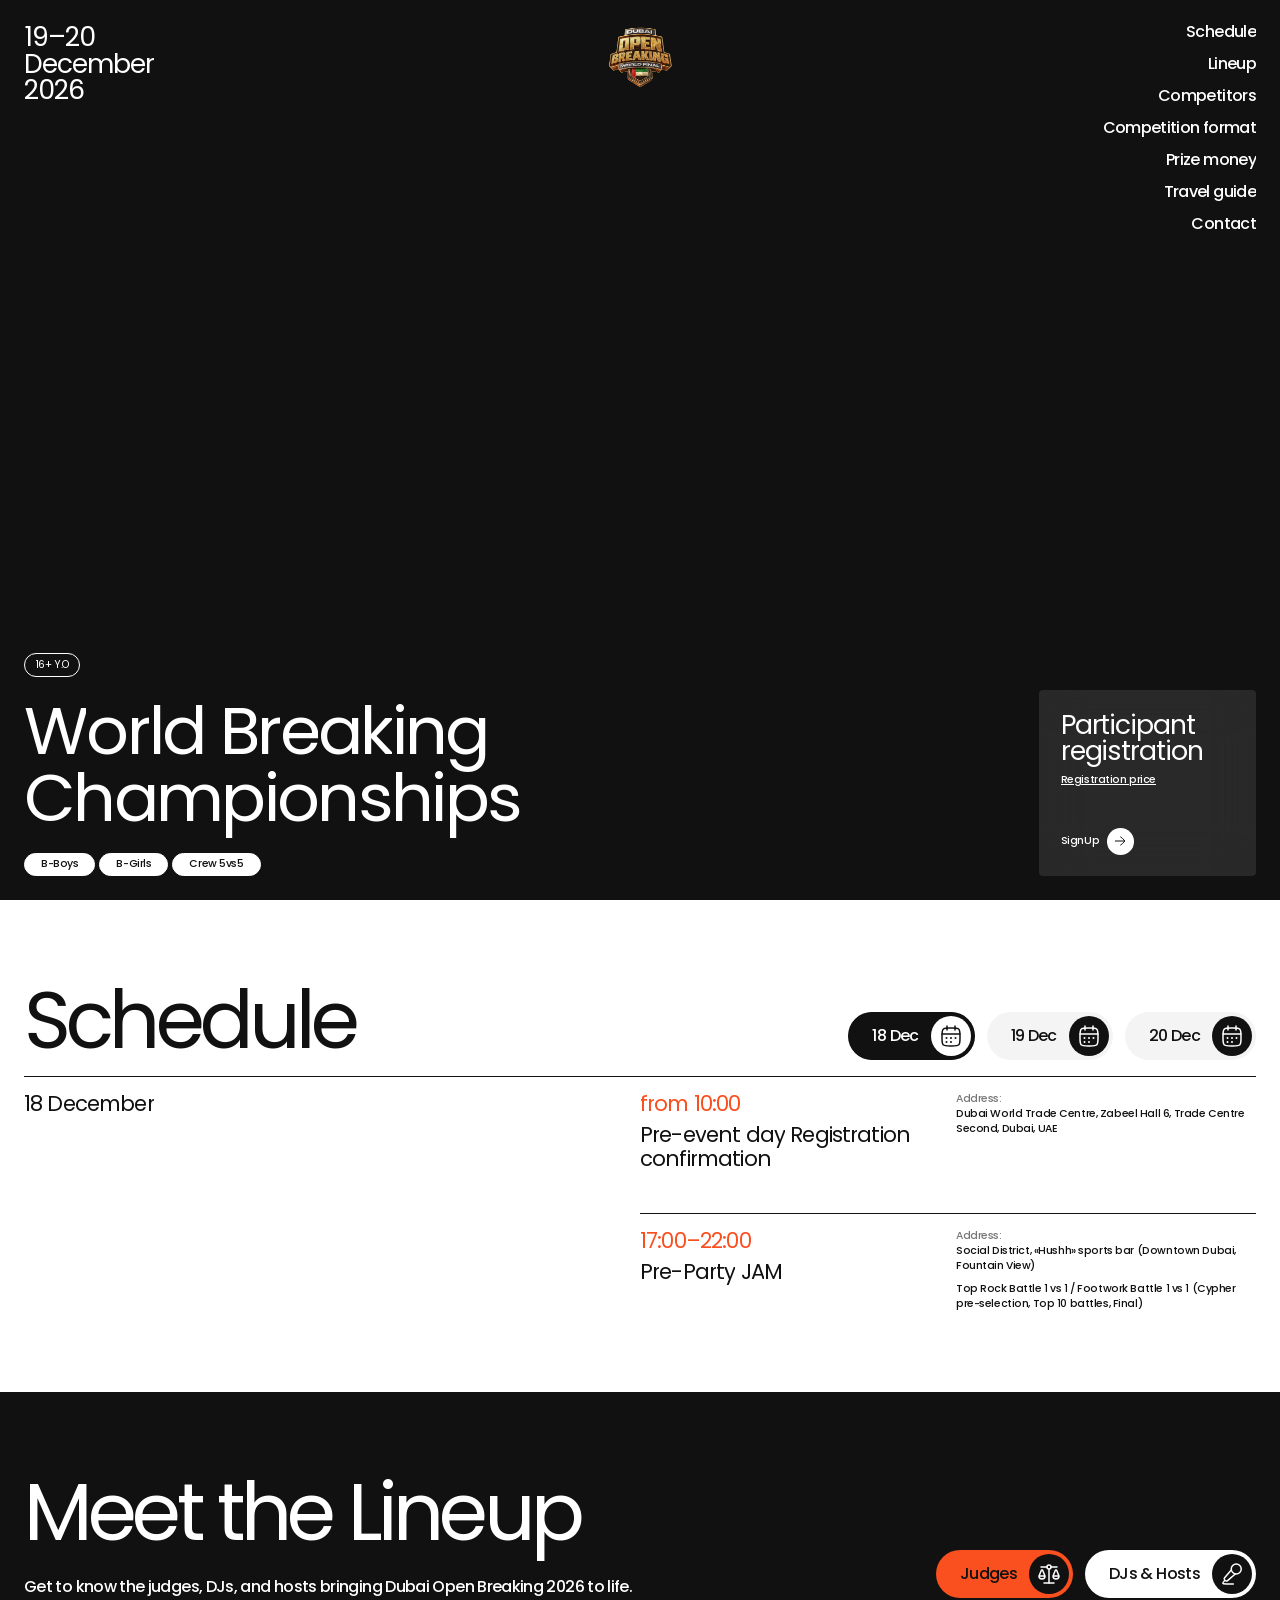
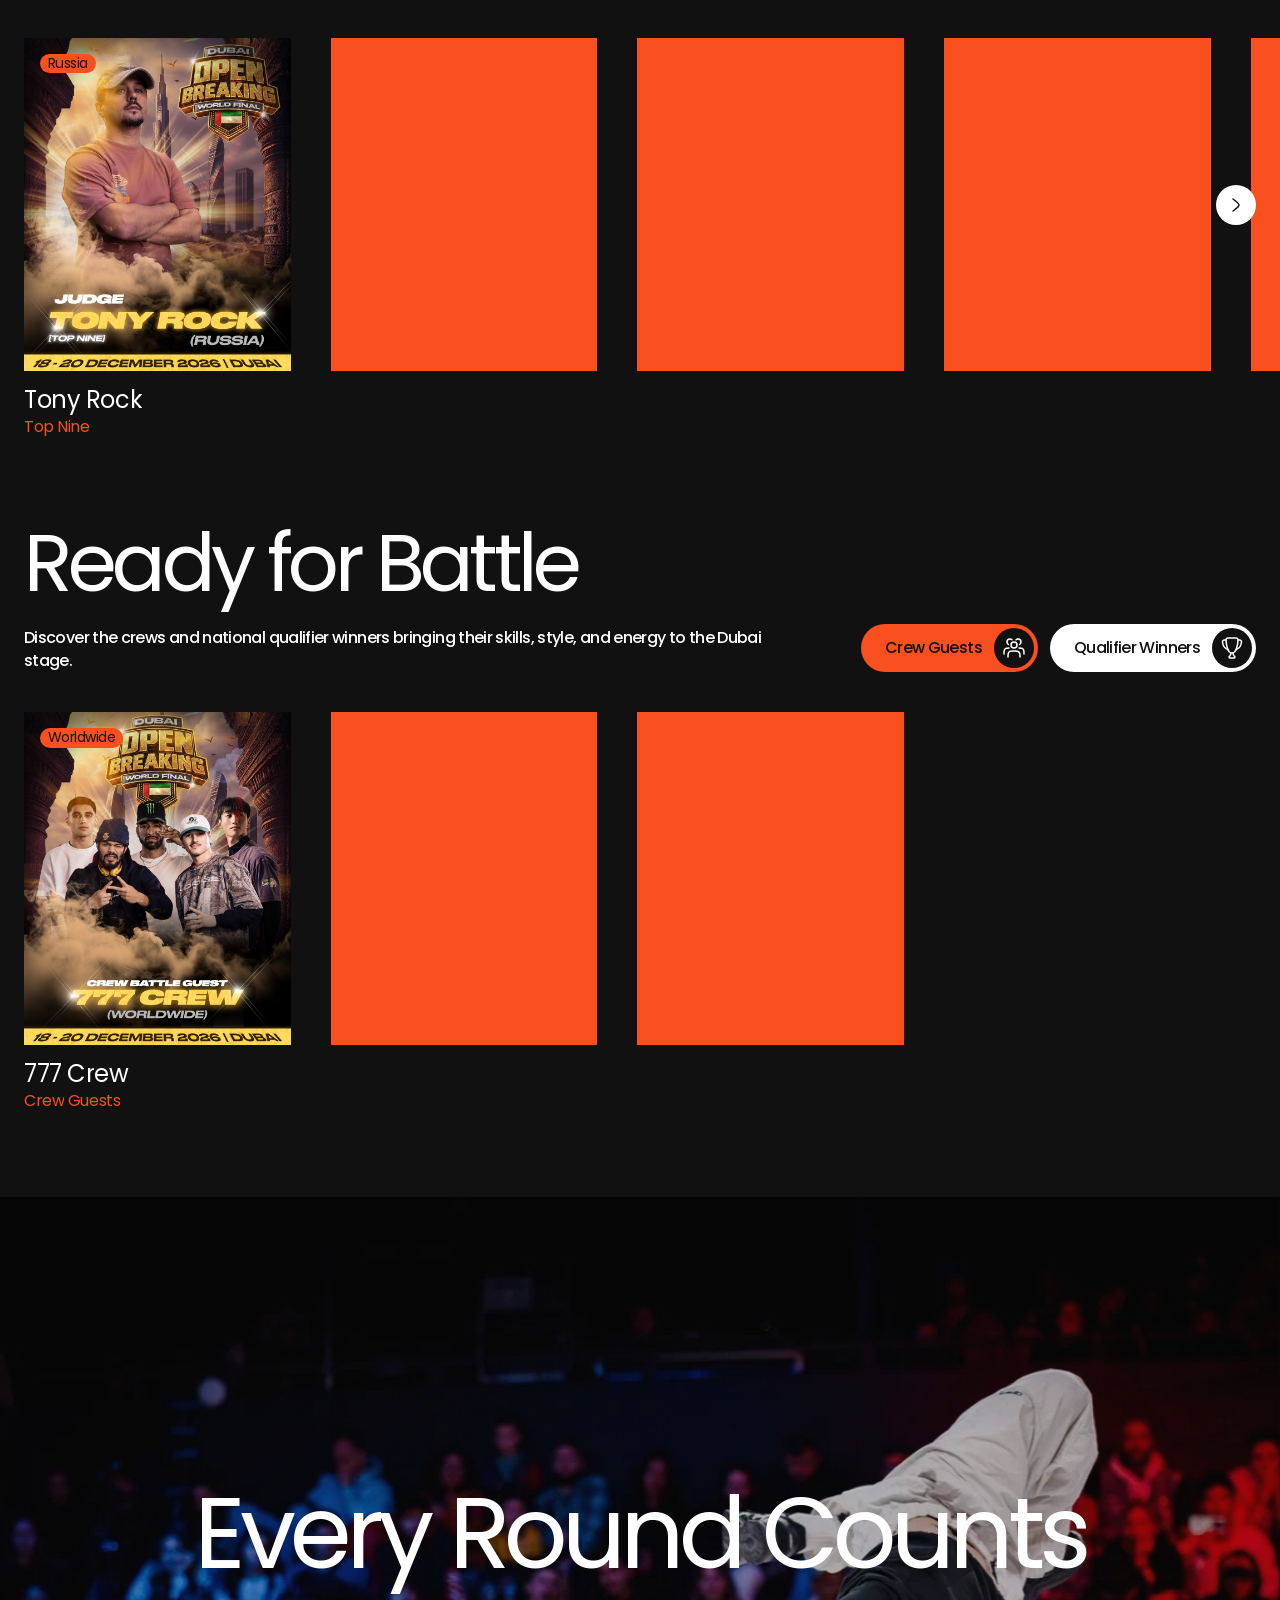
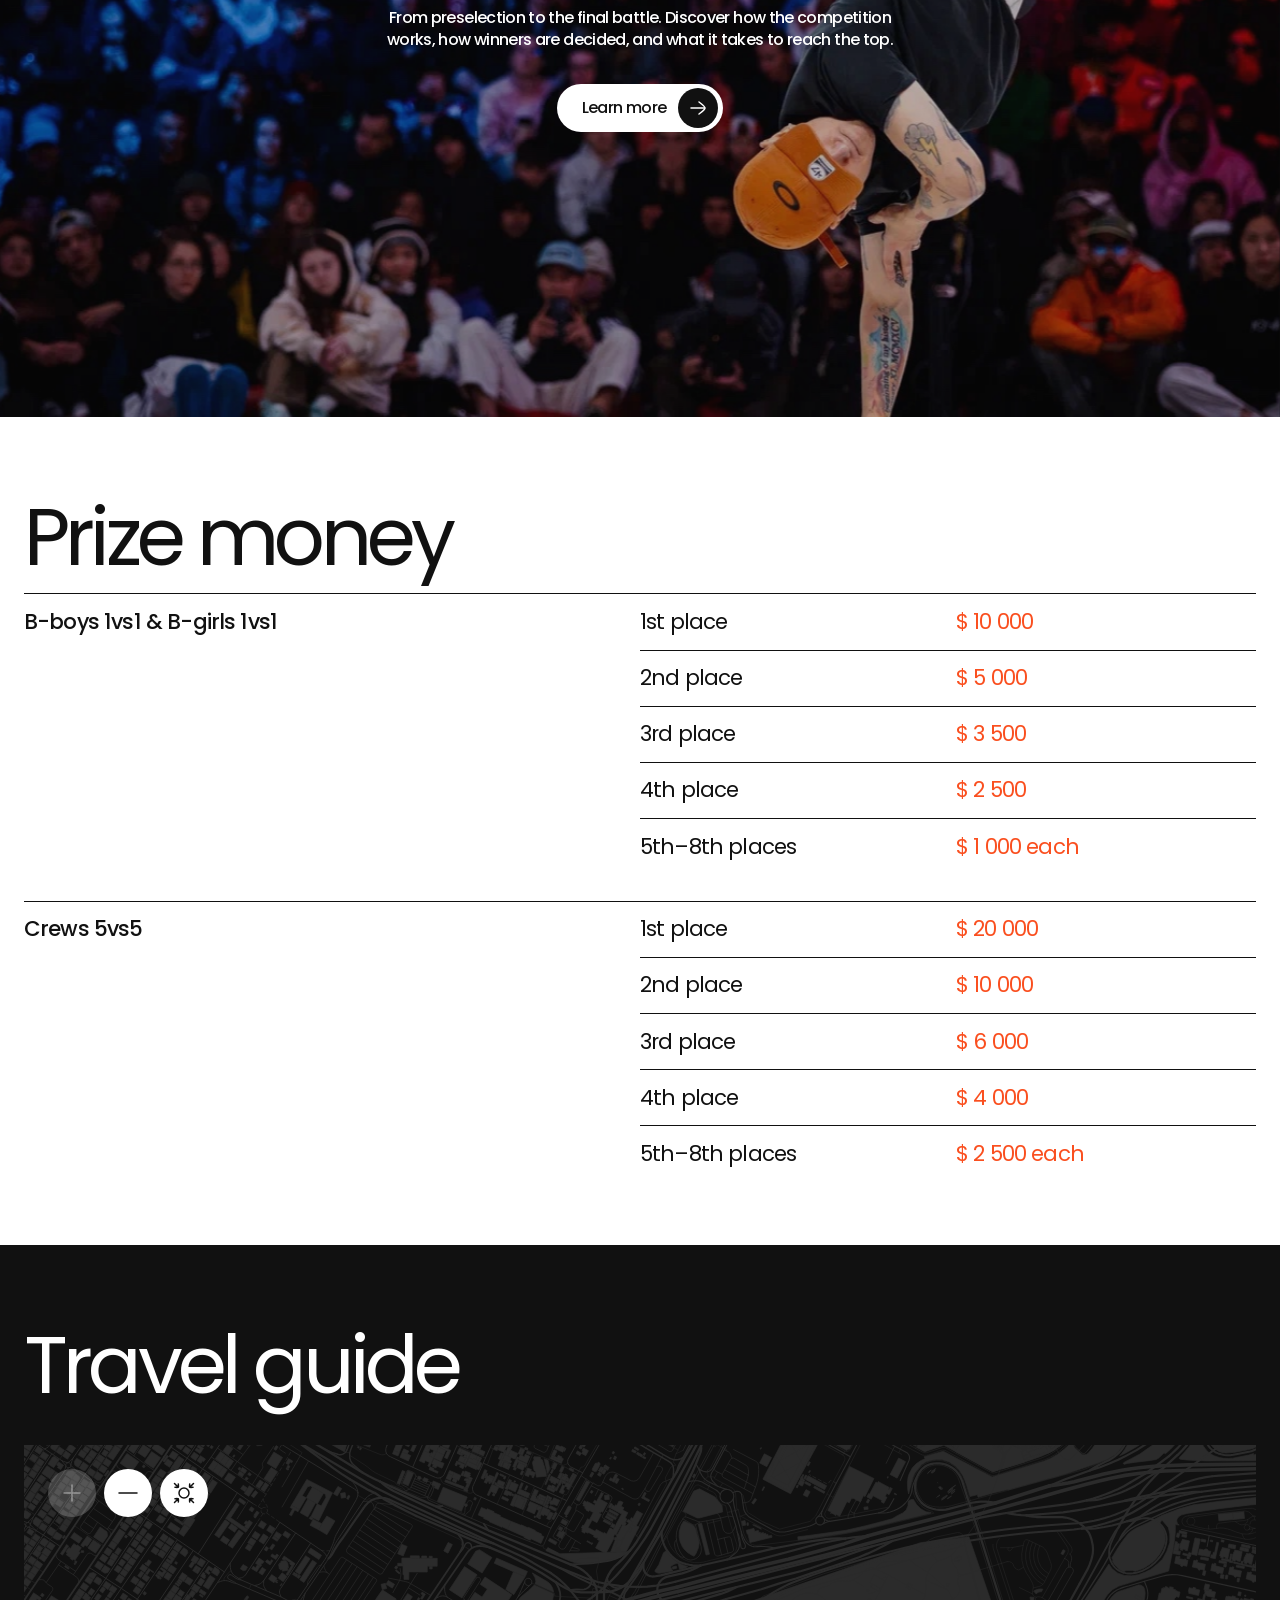
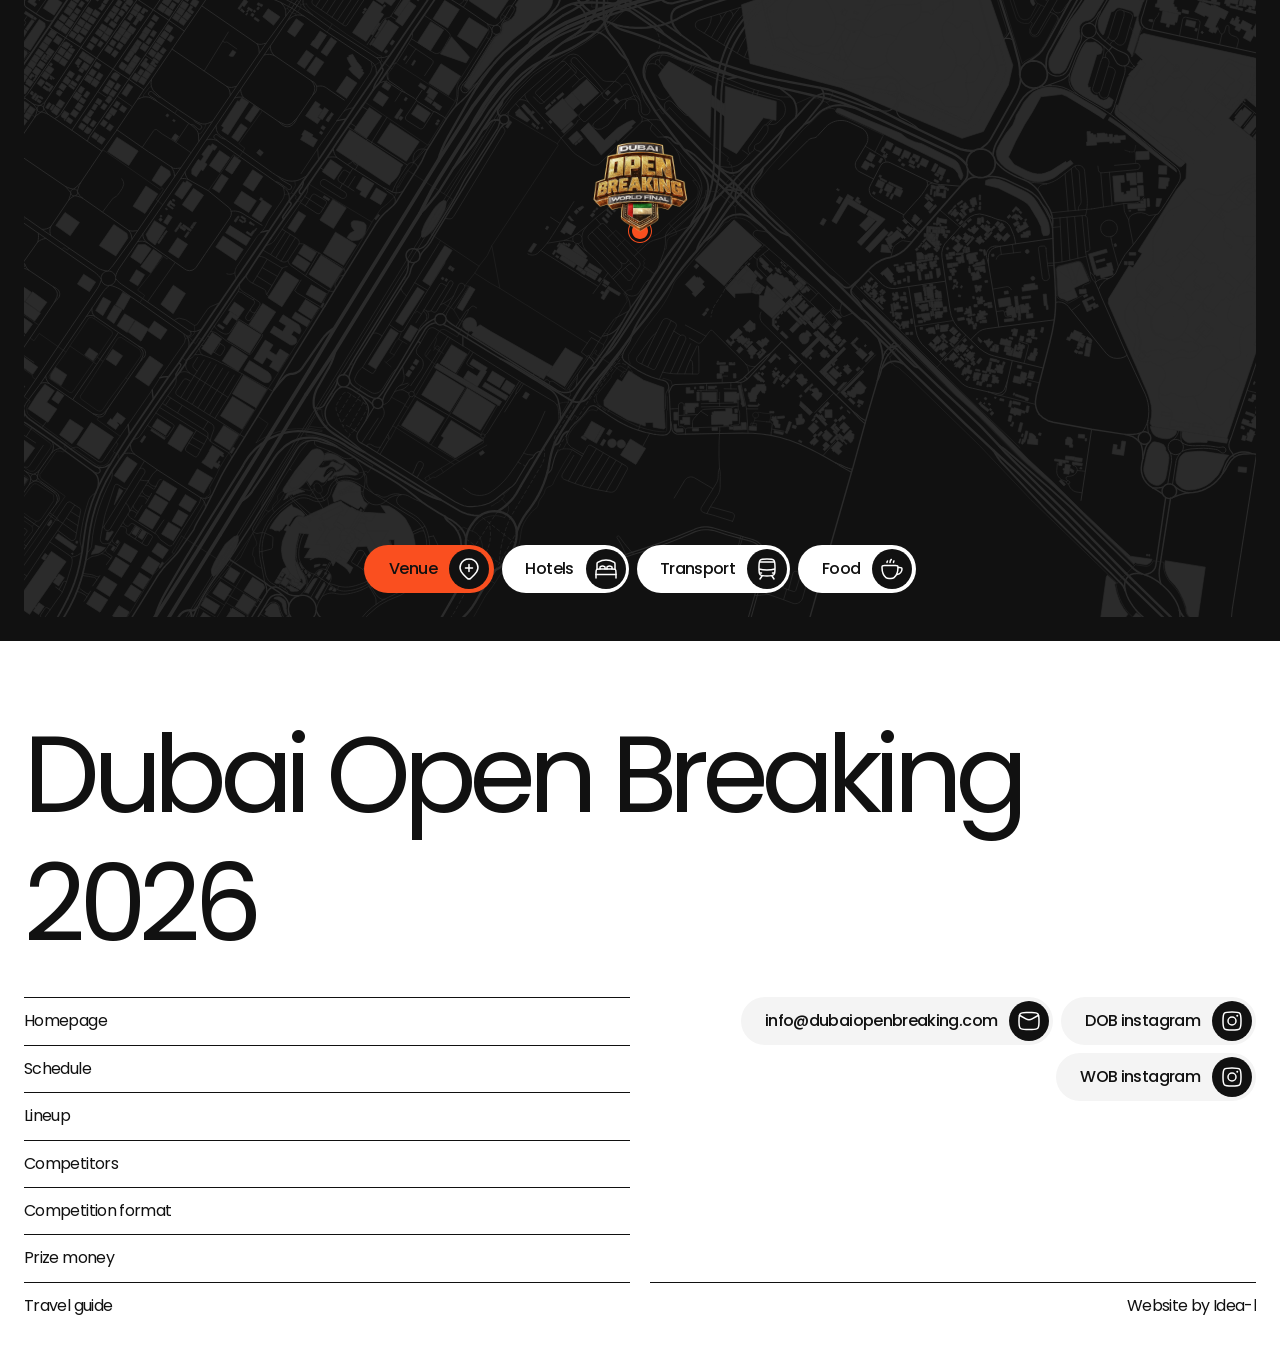
<file: world-breaking-championships/index.html>
<!doctype html>
<html lang="en">
<head>
  <meta charset="UTF-8">
  <script>document.documentElement.classList.add("js");</script>
  <meta name="viewport" content="width=device-width, initial-scale=1, viewport-fit=cover">
  <meta name="description" content="World Breaking Championships, Dubai Open Breaking, 19–20 December 2026. B-Boys, B-Girls and Crew 5vs5.">
  <link rel="icon" type="image/png" sizes="500x500" href="../Logo.png">
  <title>World Breaking Championships — Dubai Open Breaking 2026</title>
  <link rel="preconnect" href="https://fonts.googleapis.com">
  <link rel="preconnect" href="https://fonts.gstatic.com" crossorigin>
  <link href="https://fonts.googleapis.com/css2?family=Poppins:wght@400;500&display=swap" rel="stylesheet">
  <link rel="stylesheet" href="championships.css?v=20261117-audit">
  <script src="../typography.js?v=20261117-audit" defer></script>
  <script src="championships.js?v=20261117-audit" defer></script>
  <script src="lineup.js?v=20261117-audit" defer></script>
  <script type="module" src="travel-map.js?v=20261117-audit"></script>
  <meta property="og:type" content="website">
  <meta property="og:site_name" content="Dubai Open Breaking 2026">
  <meta property="og:title" content="World Breaking Championships — Dubai Open Breaking 2026">
  <meta property="og:description" content="World Breaking Championships, Dubai Open Breaking, 19–20 December 2026. B-Boys, B-Girls and Crew 5vs5.">
  <meta name="twitter:card" content="summary">
  <meta name="twitter:title" content="World Breaking Championships — Dubai Open Breaking 2026">
  <meta name="twitter:description" content="World Breaking Championships, Dubai Open Breaking, 19–20 December 2026. B-Boys, B-Girls and Crew 5vs5.">
  <script type="application/ld+json">
{
  "@context": "https://schema.org",
  "@type": "SportsEvent",
  "name": "World Breaking Championships",
  "description": "World Breaking Championships, Dubai Open Breaking, 19–20 December 2026. B-Boys, B-Girls and Crew 5vs5.",
  "startDate": "2026-12-19",
  "endDate": "2026-12-20",
  "location": {
    "@type": "Place",
    "name": "Dubai World Trade Centre, Zabeel Hall 6",
    "address": {
      "@type": "PostalAddress",
      "streetAddress": "Zabeel Hall 6, Trade Centre Second",
      "addressLocality": "Dubai",
      "addressCountry": "AE"
    }
  }
}
  </script>
  <!-- Production URL metadata -->
  <link rel="canonical" href="https://www.dubaiopenbreaking.com/world-breaking-championships/">
  <meta property="og:url" content="https://www.dubaiopenbreaking.com/world-breaking-championships/">
  <meta property="og:image" content="https://www.dubaiopenbreaking.com/Logo.png">
  <meta property="og:image:width" content="500">
  <meta property="og:image:height" content="500">
  <meta property="og:image:alt" content="Dubai Open Breaking 2026">
  <meta name="twitter:image" content="https://www.dubaiopenbreaking.com/Logo.png">
  <meta name="twitter:image:alt" content="Dubai Open Breaking 2026">
  <!-- /Production URL metadata -->
</head>
<body>
  <main>
    <section class="hero" id="top" aria-labelledby="championship-title">
      <video class="background-video" autoplay loop muted playsinline preload="auto" aria-hidden="true"><source src="../wob3_compressed.mp4" type="video/mp4"></video>
      <p class="event-date">19–20<br>December<br>2026</p>
      <header class="hero-header">
        <span class="hero-mobile-title">World Breaking<br>Championships</span>
        <a class="brand" href="../" aria-label="Dubai Open Breaking home"><img src="../Logo.png" width="100" height="100" alt="Dubai Open Breaking 2026"></a>
        <nav class="hero-nav" aria-label="Page sections">
          <a href="#schedule">Schedule</a><a href="#lineup">Lineup</a><a href="#competitors">Competitors</a><a href="#competition-format">Competition format</a><a href="#prize-money">Prize money</a><a href="#travel-guide">Travel guide</a><a href="#contact">Contact</a>
        </nav>
        <button class="menu-toggle hero-toggle" aria-haspopup="dialog" aria-controls="page-menu" aria-expanded="false">Menu<span class="menu-icon" aria-hidden="true"></span></button>
      </header>
      <div class="hero-copy">
        <span class="age-category">16+ Y.O</span>
        <h1 id="championship-title">World Breaking<br>Championships</h1>
        <ul class="disciplines" aria-label="Disciplines"><li>B-Boys</li><li>B-Girls</li><li>Crew 5vs5</li></ul>
      </div>
      <section class="registration" aria-labelledby="registration-title">
        <a class="registration-card-link" href="https://dubaiopenbreaking.com/signup/?tab=adult" target="_blank" rel="noopener noreferrer" aria-label="Participant registration"></a>
        <div><h2 id="registration-title">Participant registration</h2><button class="price-link" aria-haspopup="dialog" aria-controls="price-popup" aria-expanded="false" data-open-price>Registration price</button></div>
        <span class="signup" aria-hidden="true">SignUp<span class="arrow" aria-hidden="true"><img src="../assets/arrow-right.svg" width="24" height="24" alt=""><img class="arrow-light" src="../assets/arrow-right-light.svg" width="24" height="24" alt=""></span></span>
      </section>
    </section>
    <section class="schedule" id="schedule" aria-labelledby="schedule-title">
      <div class="schedule-heading">
        <h2 id="schedule-title" data-schedule-text>Schedule</h2>
        <div class="schedule-tabs" role="tablist" aria-label="Schedule day">
          <button class="menu-toggle schedule-tab" id="schedule-tab-18" type="button" role="tab" aria-controls="schedule-day-18" aria-selected="true" tabindex="0">18 Dec<span class="menu-icon calendar-icon" aria-hidden="true"></span></button>
          <button class="menu-toggle schedule-tab" id="schedule-tab-19" type="button" role="tab" aria-controls="schedule-day-19" aria-selected="false" tabindex="-1">19 Dec<span class="menu-icon calendar-icon" aria-hidden="true"></span></button>
          <button class="menu-toggle schedule-tab" id="schedule-tab-20" type="button" role="tab" aria-controls="schedule-day-20" aria-selected="false" tabindex="-1">20 Dec<span class="menu-icon calendar-icon" aria-hidden="true"></span></button>
        </div>
      </div>
      <div class="schedule-days">
        <article class="schedule-day" id="schedule-day-18" aria-labelledby="schedule-date-18">
          <span class="schedule-rule day-rule" aria-hidden="true"></span>
          <h3 class="schedule-date" id="schedule-date-18" data-schedule-text>18 December</h3>
          <div class="schedule-slots">
            <div class="schedule-slot">
              <div class="schedule-event">
                <p class="schedule-time" data-schedule-text>from 10:00</p>
                <h4 data-schedule-text>Pre-event day Registration confirmation</h4>
              </div>
              <div class="schedule-notes"><div class="schedule-address"><p class="address-label">Address:</p><p>Dubai World Trade Centre, Zabeel Hall 6, Trade Centre Second, Dubai, UAE</p></div></div>
            </div>
            <div class="schedule-slot">
              <span class="schedule-rule slot-rule" aria-hidden="true"></span>
              <div class="schedule-event">
                <p class="schedule-time" data-schedule-text>17:00–22:00</p>
                <h4 data-schedule-text>Pre-Party JAM</h4>
              </div>
              <div class="schedule-notes">
                <div class="schedule-address"><p class="address-label">Address:</p><p>Social District, «Hushh» sports bar (Downtown Dubai, Fountain View)</p></div>
                <p>Top Rock Battle 1 vs 1 / Footwork Battle 1 vs 1 (Cypher pre-selection, Top 10 battles, Final)</p>
              </div>
            </div>
          </div>
        </article>
        <article class="schedule-day" id="schedule-day-19" aria-labelledby="schedule-date-19">
          <span class="schedule-rule day-rule" aria-hidden="true"></span>
          <h3 class="schedule-date" id="schedule-date-19" data-schedule-text>19 December</h3>
          <div class="schedule-slots">
            <div class="schedule-slot">
              <div class="schedule-event">
                <p class="schedule-time" data-schedule-text>from 09:00</p>
                <h4 data-schedule-text>Registration confirmation</h4>
              </div>
              <div class="schedule-notes"><div class="schedule-address"><p class="address-label">Address:</p><p>Dubai World Trade Centre, Zabeel Hall 6, Trade Centre Second, Dubai, UAE</p></div></div>
            </div>
            <div class="schedule-slot">
              <span class="schedule-rule slot-rule" aria-hidden="true"></span>
              <div class="schedule-event">
                <p class="schedule-time" data-schedule-text>10:00–22:00</p>
                <h4 data-schedule-text>Competition day 1<br>Solo categories 16+</h4>
              </div>
              <div class="schedule-notes">
                <p>B-Girls 1 vs 1 (16+) — Qualification, Top-16, Top-8, Top-4, Small Final, Final</p>
                <p>B-Boys 1 vs 1 (16+) — Qualification, Top-32, Top-16, Top-8, Top-4, Small Final, Final</p>
                <p>Award Ceremony for athletes placed 1st to 8th</p>
              </div>
            </div>
          </div>
        </article>
        <article class="schedule-day" id="schedule-day-20" aria-labelledby="schedule-date-20">
          <span class="schedule-rule day-rule" aria-hidden="true"></span>
          <h3 class="schedule-date" id="schedule-date-20" data-schedule-text>20 December</h3>
          <div class="schedule-slots">
            <div class="schedule-slot">
              <div class="schedule-event">
                <p class="schedule-time" data-schedule-text>from 09:00</p>
                <h4 data-schedule-text>Registration confirmation</h4>
              </div>
              <div class="schedule-notes"><div class="schedule-address"><p class="address-label">Address:</p><p>Dubai World Trade Centre, Zabeel Hall 6, Trade Centre Second, Dubai, UAE</p></div></div>
            </div>
            <div class="schedule-slot">
              <span class="schedule-rule slot-rule" aria-hidden="true"></span>
              <div class="schedule-event">
                <p class="schedule-time" data-schedule-text>10:00–22:00</p>
                <h4 data-schedule-text>Competition day 2<br>Crew category 16+</h4>
              </div>
              <div class="schedule-notes">
                <p>Crews 5 vs 5 (16+) — Qualification, Top-16, Top-8, Top-4, Small Final, Final</p>
                <p>Award Ceremony for crews placed 1st to 8th</p>
              </div>
            </div>
          </div>
        </article>
      </div>
    </section>
    <section class="lineup" id="lineup" aria-labelledby="lineup-title">
      <div class="lineup-header">
        <div class="lineup-intro"><h2 id="lineup-title" data-schedule-text>Meet the Lineup</h2><p>Get to know the judges, DJs, and hosts bringing Dubai Open Breaking 2026 to life.</p></div>
        <div class="lineup-tabs" role="tablist" aria-label="Lineup categories">
          <button class="menu-toggle lineup-tab" type="button" role="tab" id="lineup-judges-tab" aria-controls="lineup-judges" aria-selected="true">Judges<span class="menu-icon lineup-judges-icon" aria-hidden="true"></span></button>
          <button class="menu-toggle lineup-tab" type="button" role="tab" id="lineup-hosts-tab" aria-controls="lineup-hosts" aria-selected="false" tabindex="-1">DJs &amp; Hosts<span class="menu-icon lineup-hosts-icon" aria-hidden="true"></span></button>
        </div>
      </div>
      <div class="lineup-carousel" role="region" aria-label="Lineup cards" aria-roledescription="carousel">
        <div class="lineup-rail" id="lineup-judges" role="tabpanel" aria-labelledby="lineup-judges-tab" tabindex="0">
          <figure class="lineup-card">
            <div class="lineup-artwork"><img src="../assets/lineup/tony-rock.jpg" width="960" height="1200" alt="Tony Rock" loading="lazy" decoding="async" draggable="false"><span class="lineup-country">Russia</span></div>
            <figcaption><p class="lineup-name" data-lineup-text>Tony Rock</p><p class="lineup-detail" data-lineup-text>Top Nine</p></figcaption>
          </figure>
          <figure class="lineup-card">
            <div class="lineup-artwork"><img src="../assets/lineup/machine.jpg" width="960" height="1200" alt="Machine" loading="lazy" decoding="async" draggable="false"><span class="lineup-country">USA</span></div>
            <figcaption><p class="lineup-name" data-lineup-text>Machine</p><p class="lineup-detail" data-lineup-text>Rock Force Crew, PT, L.O.D.B Crew</p></figcaption>
          </figure>
          <figure class="lineup-card">
            <div class="lineup-artwork"><img src="../assets/lineup/lil-g.jpg" width="960" height="1200" alt="Lil G" loading="lazy" decoding="async" draggable="false"><span class="lineup-country">Venezuela</span></div>
            <figcaption><p class="lineup-name" data-lineup-text>Lil G</p><p class="lineup-detail" data-lineup-text>Vinotinto, Red Bull BC One Allstar</p></figcaption>
          </figure>
          <figure class="lineup-card">
            <div class="lineup-artwork"><img src="../assets/lineup/physicx.jpg" width="960" height="1200" alt="Physicx" loading="lazy" decoding="async" draggable="false"><span class="lineup-country">South Korea</span></div>
            <figcaption><p class="lineup-name" data-lineup-text>Physicx</p><p class="lineup-detail" data-lineup-text>Brother Green, Rivers Crew</p></figcaption>
          </figure>
          <figure class="lineup-card">
            <div class="lineup-artwork"><img src="../assets/lineup/sarah-bee.jpg" width="960" height="1200" alt="Sarah Bee" loading="lazy" decoding="async" draggable="false"><span class="lineup-country">Algeria</span></div>
            <figcaption><p class="lineup-name" data-lineup-text>Sarah Bee</p><p class="lineup-detail" data-lineup-text>Zamounda Crew</p></figcaption>
          </figure>
          <figure class="lineup-card">
            <div class="lineup-artwork"><img src="../assets/lineup/storm.jpg" width="960" height="1200" alt="Storm" loading="lazy" decoding="async" draggable="false"><span class="lineup-country">Germany</span></div>
            <figcaption><p class="lineup-name" data-lineup-text>Storm</p><p class="lineup-detail" data-lineup-text>Battle Squad</p></figcaption>
          </figure>
          <figure class="lineup-card">
            <div class="lineup-artwork"><img src="../assets/lineup/to-be-announced.jpg" width="960" height="1200" alt="To be announced" loading="lazy" decoding="async" draggable="false"></div>
            <figcaption><p class="lineup-name" data-lineup-text>To be announced</p></figcaption>
          </figure>
        </div>
        <div class="lineup-rail" id="lineup-hosts" role="tabpanel" aria-labelledby="lineup-hosts-tab" tabindex="0" hidden>
          <figure class="lineup-card">
            <div class="lineup-artwork"><img src="../assets/lineup/fleg.jpg" width="960" height="1200" alt="Fleg" loading="lazy" decoding="async" draggable="false"><span class="lineup-country">USA</span></div>
            <figcaption><p class="lineup-name" data-lineup-text>Fleg</p><p class="lineup-detail" data-lineup-text>DJ</p></figcaption>
          </figure>
          <figure class="lineup-card">
            <div class="lineup-artwork"><img src="../assets/lineup/nobunaga.jpg" width="960" height="1200" alt="Nobunaga" loading="lazy" decoding="async" draggable="false"><span class="lineup-country">Netherlands</span></div>
            <figcaption><p class="lineup-name" data-lineup-text>Nobunaga</p><p class="lineup-detail" data-lineup-text>DJ</p></figcaption>
          </figure>
          <figure class="lineup-card">
            <div class="lineup-artwork"><img src="../assets/lineup/one-up.jpg" width="960" height="1200" alt="One Up" loading="lazy" decoding="async" draggable="false"><span class="lineup-country">France</span></div>
            <figcaption><p class="lineup-name" data-lineup-text>One Up</p><p class="lineup-detail" data-lineup-text>DJ</p></figcaption>
          </figure>
          <figure class="lineup-card">
            <div class="lineup-artwork"><img src="../assets/lineup/leg1oner.jpg" width="960" height="1200" alt="Leg1oner" loading="lazy" decoding="async" draggable="false"><span class="lineup-country">Russia</span></div>
            <figcaption><p class="lineup-name" data-lineup-text>Leg1oner</p><p class="lineup-detail" data-lineup-text>DJ</p></figcaption>
          </figure>
          <figure class="lineup-card">
            <div class="lineup-artwork"><img src="../assets/lineup/south-scream.jpg" width="960" height="1200" alt="South Scream" loading="lazy" decoding="async" draggable="false"><span class="lineup-country">Russia</span></div>
            <figcaption><p class="lineup-name" data-lineup-text>South Scream</p><p class="lineup-detail" data-lineup-text>Host / DJ</p></figcaption>
          </figure>
          <figure class="lineup-card">
            <div class="lineup-artwork"><img src="../assets/lineup/redchild.jpg" width="960" height="1200" alt="Redchild" loading="lazy" decoding="async" draggable="false"><span class="lineup-country">Germany</span></div>
            <figcaption><p class="lineup-name" data-lineup-text>Redchild</p><p class="lineup-detail" data-lineup-text>Host</p></figcaption>
          </figure>
        </div>
        <button class="lineup-arrow lineup-prev" type="button" aria-label="Previous lineup card" hidden><img src="../assets/lineup/next-icon.svg" width="24" height="24" alt=""></button>
        <button class="lineup-arrow lineup-next" type="button" aria-label="Next lineup card"><img src="../assets/lineup/next-icon.svg" width="24" height="24" alt=""></button>
        <p class="lineup-status" aria-live="polite" aria-atomic="true"></p>
      </div>
    </section>
    <section class="lineup competitors" id="competitors" aria-labelledby="competitors-title">
      <div class="lineup-header">
        <div class="lineup-intro"><h2 id="competitors-title" data-schedule-text>Ready for Battle</h2><p>Discover the crews and national qualifier winners bringing their skills, style, and energy to the Dubai stage.</p></div>
        <div class="lineup-tabs" role="tablist" aria-label="Competitor categories">
          <button class="menu-toggle lineup-tab" type="button" role="tab" id="competitors-crews-tab" aria-controls="competitors-crews" aria-selected="true">Crew Guests<span class="menu-icon competitors-crews-icon" aria-hidden="true"></span></button>
          <button class="menu-toggle lineup-tab" type="button" role="tab" id="competitors-winners-tab" aria-controls="competitors-winners" aria-selected="false" tabindex="-1">Qualifier Winners<span class="menu-icon competitors-winners-icon" aria-hidden="true"></span></button>
        </div>
      </div>
      <div class="lineup-carousel" role="region" aria-label="Competitor cards" aria-roledescription="carousel">
        <div class="lineup-rail" id="competitors-crews" role="tabpanel" aria-labelledby="competitors-crews-tab" tabindex="0">
          <figure class="lineup-card">
            <div class="lineup-artwork"><img src="../assets/competitors/777-crew.jpg" width="960" height="1200" alt="777 Crew" loading="lazy" decoding="async" draggable="false"><span class="lineup-country">Worldwide</span></div>
            <figcaption><p class="lineup-name" data-lineup-text>777 Crew</p><p class="lineup-detail" data-lineup-text>Crew Guests</p></figcaption>
          </figure>
          <figure class="lineup-card">
            <div class="lineup-artwork"><img src="../assets/competitors/elmouwahidine.jpg" width="960" height="1200" alt="Elmouwahidine" loading="lazy" decoding="async" draggable="false"><span class="lineup-country">North Africa</span></div>
            <figcaption><p class="lineup-name" data-lineup-text>Elmouwahidine</p><p class="lineup-detail" data-lineup-text>Crew Guests</p></figcaption>
          </figure>
          <figure class="lineup-card">
            <div class="lineup-artwork"><img src="../assets/competitors/smag-19.jpg" width="960" height="1200" alt="Smac 19" loading="lazy" decoding="async" draggable="false"><span class="lineup-country">Europe</span></div>
            <figcaption><p class="lineup-name" data-lineup-text>Smac 19</p><p class="lineup-detail" data-lineup-text>Crew Guests</p></figcaption>
          </figure>
        </div>
        <div class="lineup-rail" id="competitors-winners" role="tabpanel" aria-labelledby="competitors-winners-tab" tabindex="0" hidden>
          <figure class="lineup-card">
            <div class="lineup-artwork"><img src="../assets/competitors/belarus.jpg" width="960" height="1200" alt="Flowolf / Chicken Chicks" loading="lazy" decoding="async" draggable="false"><span class="lineup-country">Belarus</span></div>
            <figcaption><p class="lineup-name" data-lineup-text>Flowolf / Chicken Chicks</p><p class="lineup-detail" data-lineup-text>Qualifier Winners</p></figcaption>
          </figure>
          <figure class="lineup-card">
            <div class="lineup-artwork"><img src="../assets/competitors/china.jpg" width="960" height="1200" alt="TNT / Raider" loading="lazy" decoding="async" draggable="false"><span class="lineup-country">China</span></div>
            <figcaption><p class="lineup-name" data-lineup-text>TNT / Raider</p><p class="lineup-detail" data-lineup-text>Qualifier Winners</p></figcaption>
          </figure>
          <figure class="lineup-card">
            <div class="lineup-artwork"><img src="../assets/competitors/indonesia.jpg" width="960" height="1200" alt="Edno / Antik" loading="lazy" decoding="async" draggable="false"><span class="lineup-country">Indonesia</span></div>
            <figcaption><p class="lineup-name" data-lineup-text>Edno / Antik</p><p class="lineup-detail" data-lineup-text>Qualifier Winners</p></figcaption>
          </figure>
          <figure class="lineup-card">
            <div class="lineup-artwork"><img src="../assets/competitors/italy.jpg" width="960" height="1200" alt="Leo / Fat" loading="lazy" decoding="async" draggable="false"><span class="lineup-country">Italy</span></div>
            <figcaption><p class="lineup-name" data-lineup-text>Leo / Fat</p><p class="lineup-detail" data-lineup-text>Qualifier Winners</p></figcaption>
          </figure>
          <figure class="lineup-card">
            <div class="lineup-artwork"><img src="../assets/competitors/thailand.jpg" width="960" height="1200" alt="Thunderz / Zaba" loading="lazy" decoding="async" draggable="false"><span class="lineup-country">Thailand</span></div>
            <figcaption><p class="lineup-name" data-lineup-text>Thunderz / Zaba</p><p class="lineup-detail" data-lineup-text>Qualifier Winners</p></figcaption>
          </figure>
          <figure class="lineup-card">
            <div class="lineup-artwork"><img src="../assets/competitors/turkey.jpg" width="960" height="1200" alt="Thiefox / Jazzy" loading="lazy" decoding="async" draggable="false"><span class="lineup-country">Turkey</span></div>
            <figcaption><p class="lineup-name" data-lineup-text>Thiefox / Jazzy</p><p class="lineup-detail" data-lineup-text>Qualifier Winners</p></figcaption>
          </figure>
        </div>
        <button class="lineup-arrow lineup-prev" type="button" aria-label="Previous competitor card" hidden><img src="../assets/lineup/next-icon.svg" width="24" height="24" alt=""></button>
        <button class="lineup-arrow lineup-next" type="button" aria-label="Next competitor card"><img src="../assets/lineup/next-icon.svg" width="24" height="24" alt=""></button>
        <p class="lineup-status" aria-live="polite" aria-atomic="true"></p>
      </div>
    </section>
    <section class="judges" hidden id="judges" aria-labelledby="judges-title">
      <div class="judges-stage">
        <div class="judges-scene">
      <h2 id="judges-title">Judges</h2>
      <div class="judges-gallery" aria-label="Judges gallery">
          <figure class="judge-card" aria-label="Born — Rivers / MZK">
            <div class="judge-artwork"><img src="../assets/judges/born.jpg" width="900" height="1125" alt="Born" loading="lazy" decoding="async" draggable="false"></div>
            <figcaption class="judge-caption"><p class="judge-crew">Rivers / MZK</p><p class="judge-name">Born</p></figcaption>
          </figure>
          <figure class="judge-card" aria-label="Fastfoot — Predatorz">
            <div class="judge-artwork"><img src="../assets/judges/fastfoot.jpg" width="900" height="1125" alt="Fastfoot" loading="lazy" decoding="async" draggable="false"></div>
            <figcaption class="judge-caption"><p class="judge-crew">Predatorz</p><p class="judge-name">Fastfoot</p></figcaption>
          </figure>
          <figure class="judge-card" aria-label="Focus — Flow Mo">
            <div class="judge-artwork"><img src="../assets/judges/focus.jpg" width="900" height="1125" alt="Focus" loading="lazy" decoding="async" draggable="false"></div>
            <figcaption class="judge-caption"><p class="judge-crew">Flow Mo</p><p class="judge-name">Focus</p></figcaption>
          </figure>
          <figure class="judge-card" aria-label="Issei — Foundnation Crew">
            <div class="judge-artwork"><img src="../assets/judges/issei.jpg" width="900" height="1125" alt="Issei" loading="lazy" decoding="async" draggable="false"></div>
            <figcaption class="judge-caption"><p class="judge-crew">Foundnation Crew</p><p class="judge-name">Issei</p></figcaption>
          </figure>
          <figure class="judge-card" aria-label="Lil Ceng — Flying Steps">
            <div class="judge-artwork"><img src="../assets/judges/lil-ceng.jpg" width="900" height="1125" alt="Lil Ceng" loading="lazy" decoding="async" draggable="false"></div>
            <figcaption class="judge-caption"><p class="judge-crew">Flying Steps</p><p class="judge-name">Lil Ceng</p></figcaption>
          </figure>
          <figure class="judge-card" aria-label="Mounir — HWE">
            <div class="judge-artwork"><img src="../assets/judges/mounir.jpg" width="900" height="1125" alt="Mounir" loading="lazy" decoding="async" draggable="false"></div>
            <figcaption class="judge-caption"><p class="judge-crew">HWE</p><p class="judge-name">Mounir</p></figcaption>
          </figure>
          <figure class="judge-card" aria-label="Ronnie — Full Force / Super Cr3w / 7Commandoz">
            <div class="judge-artwork"><img src="../assets/judges/ronnie.jpg" width="900" height="1125" alt="Ronnie" loading="lazy" decoding="async" draggable="false"></div>
            <figcaption class="judge-caption"><p class="judge-crew">Full Force / Super Cr3w / 7Commandoz</p><p class="judge-name">Ronnie</p></figcaption>
          </figure>
          <figure class="judge-card" aria-label="Rubberlegz — Battle Bunch">
            <div class="judge-artwork"><img src="../assets/judges/rubberlegz.jpg" width="900" height="1125" alt="Rubberlegz" loading="lazy" decoding="async" draggable="false"></div>
            <figcaption class="judge-caption"><p class="judge-crew">Battle Bunch</p><p class="judge-name">Rubberlegz</p></figcaption>
          </figure>
          <figure class="judge-card" aria-label="Spark — Havoc Crew / Legalize It Crew">
            <div class="judge-artwork"><img src="../assets/judges/spark.jpg" width="900" height="1125" alt="Spark" loading="lazy" decoding="async" draggable="false"></div>
            <figcaption class="judge-caption"><p class="judge-crew">Havoc Crew / Legalize It Crew</p><p class="judge-name">Spark</p></figcaption>
          </figure>
      </div>
        </div>
      </div>
    </section>
    <section class="competition-format" id="competition-format" aria-labelledby="format-title">
      <img class="format-photo" src="../assets/competition-format/background.jpg" width="1280" height="854" alt="" loading="lazy" decoding="async">
      <div class="format-copy">
        <h2 class="format-title" id="format-title">Every Round Counts</h2>
        <p class="format-description">From preselection to the final battle. Discover how the competition works, how winners are decided, and what it takes to reach the top.</p>
        <button class="menu-toggle format-learn" aria-haspopup="dialog" aria-controls="format-popup" aria-expanded="false">Learn more<span class="menu-icon" aria-hidden="true"></span></button>
      </div>
    </section>
    <section class="prize-money" id="prize-money" aria-labelledby="prize-title">
      <h2 id="prize-title" data-schedule-text>Prize money</h2>
      <div class="prize-categories">
        <article class="prize-category prize-solo" aria-labelledby="prize-solo-title">
          <span class="schedule-rule" aria-hidden="true"></span>
          <h3 id="prize-solo-title" data-schedule-text>B-boys 1vs1 &amp; B-girls 1vs1</h3>
          <dl class="prize-list">
            <div class="prize-row"><dt data-schedule-text>1st place</dt><dd data-schedule-text>$ 10 000</dd></div>
            <div class="prize-row"><span class="schedule-rule" aria-hidden="true"></span><dt data-schedule-text>2nd place</dt><dd data-schedule-text>$ 5 000</dd></div>
            <div class="prize-row"><span class="schedule-rule" aria-hidden="true"></span><dt data-schedule-text>3rd place</dt><dd data-schedule-text>$ 3 500</dd></div>
            <div class="prize-row"><span class="schedule-rule" aria-hidden="true"></span><dt data-schedule-text>4th place</dt><dd data-schedule-text>$ 2 500</dd></div>
            <div class="prize-row"><span class="schedule-rule" aria-hidden="true"></span><dt data-schedule-text>5th–8th places</dt><dd data-schedule-text>$ 1 000 each</dd></div>
          </dl>
        </article>
        <article class="prize-category prize-crews" aria-labelledby="prize-crews-title">
          <span class="schedule-rule" aria-hidden="true"></span>
          <h3 id="prize-crews-title" data-schedule-text>Crews 5vs5</h3>
          <dl class="prize-list">
            <div class="prize-row"><dt data-schedule-text>1st place</dt><dd data-schedule-text>$ 20 000</dd></div>
            <div class="prize-row"><span class="schedule-rule" aria-hidden="true"></span><dt data-schedule-text>2nd place</dt><dd data-schedule-text>$ 10 000</dd></div>
            <div class="prize-row"><span class="schedule-rule" aria-hidden="true"></span><dt data-schedule-text>3rd place</dt><dd data-schedule-text>$ 6 000</dd></div>
            <div class="prize-row"><span class="schedule-rule" aria-hidden="true"></span><dt data-schedule-text>4th place</dt><dd data-schedule-text>$ 4 000</dd></div>
            <div class="prize-row"><span class="schedule-rule" aria-hidden="true"></span><dt data-schedule-text>5th–8th places</dt><dd data-schedule-text>$ 2 500 each</dd></div>
          </dl>
        </article>
      </div>
    </section>
    <section class="travel-guide" id="travel-guide" aria-labelledby="travel-title">
      <div class="travel-heading"><h2 id="travel-title" data-schedule-text>Travel guide</h2></div>
      <div class="travel-map" role="region" aria-label="Venue map" tabindex="0">
        <div class="travel-map-surface">
        <div class="travel-map-art" aria-hidden="true"></div>
        <div class="travel-map-controls" role="group" aria-label="Map controls">
          <button class="map-control map-zoom-in" aria-label="Zoom in" disabled><span aria-hidden="true"></span></button>
          <button class="map-control map-zoom-out" aria-label="Zoom out"><span aria-hidden="true"></span></button>
          <button class="map-control map-reset" aria-label="Reset map"><span aria-hidden="true"></span></button>
        </div>
        <div class="travel-markers" id="travel-map-panel" role="tabpanel" aria-labelledby="travel-venue-tab" tabindex="0">
          <div class="travel-location" data-map-x="0" data-map-y="0">
            <button class="travel-marker" aria-label="Dubai World Trade Centre: venue details" aria-expanded="false" aria-controls="venue-details">
              <img class="travel-logo" src="../Logo.png" width="100" height="100" alt="" draggable="false">
              <span class="travel-pin" aria-hidden="true"></span>
            </button>
            <div class="travel-tooltip" id="venue-details" role="region" aria-labelledby="venue-name" inert>
              <div><h3 id="venue-name">Dubai World Trade Centre</h3><p>Sheikh Zayed Rd - Trade Center Second - Dubai - UAE</p></div>
              <a class="menu-toggle travel-map-link" href="https://maps.app.goo.gl/siGpjxKyDZxfsJ6E8" target="_blank" rel="noopener noreferrer">Look on map<span class="menu-icon" aria-hidden="true"></span></a>
            </div>
          </div>
          <div class="travel-location travel-hotel" data-category="hotels" data-map-x="-247" data-map-y="106" hidden>
            <button class="travel-marker hotel-marker" aria-label="Ibis World Trade Centre Dubai: hotel details" aria-expanded="false" aria-controls="ibis-details"><span aria-hidden="true"></span></button>
            <div class="travel-tooltip" id="ibis-details" role="region" aria-labelledby="ibis-name" inert>
              <div><h3 id="ibis-name">Ibis World Trade Centre Dubai</h3><p>Sheikh Zayed Rd - Trade Center Second - Dubai - UAE</p></div>
              <a class="menu-toggle travel-map-link" href="https://maps.app.goo.gl/iMHhbTHWKJNUxFAd9" target="_blank" rel="noopener noreferrer">Look on map<span class="menu-icon" aria-hidden="true"></span></a>
            </div>
          </div>
          <div class="travel-location travel-hotel" data-category="hotels" data-map-x="-115" data-map-y="203" hidden>
            <button class="travel-marker hotel-marker" aria-label="Novotel World Trade Centre Dubai: hotel details" aria-expanded="false" aria-controls="novotel-details"><span aria-hidden="true"></span></button>
            <div class="travel-tooltip" id="novotel-details" role="region" aria-labelledby="novotel-name" inert>
              <div><h3 id="novotel-name">Novotel World Trade Centre Dubai</h3><p>Al Mustaqbal St - Trade Center Second - Dubai - UAE</p></div>
              <a class="menu-toggle travel-map-link" href="https://maps.app.goo.gl/Uvh3m4UAmiorTAhw9" target="_blank" rel="noopener noreferrer">Look on map<span class="menu-icon" aria-hidden="true"></span></a>
            </div>
          </div>
          <div class="travel-location travel-metro" data-category="transport" data-station="world-trade-centre" data-map-x="-306" data-map-y="-23" hidden>
            <button class="travel-marker metro-marker" aria-label="World Trade Centre Metro Station: station details" aria-expanded="false" aria-controls="world-trade-centre-details"><span aria-hidden="true"></span></button>
            <div class="travel-tooltip" id="world-trade-centre-details" role="region" aria-labelledby="world-trade-centre-name" inert>
              <div><h3 id="world-trade-centre-name">World Trade Centre Metro Station</h3><p>Trade Center Second - Dubai - UAE</p></div>
              <a class="menu-toggle travel-map-link" href="https://maps.app.goo.gl/N4yuN9zkDpNNAsa56" target="_blank" rel="noopener noreferrer">Look on map<span class="menu-icon" aria-hidden="true"></span></a>
            </div>
          </div>
          <div class="travel-location travel-metro" data-category="transport" data-station="emirates-towers" data-map-x="-624" data-map-y="489" hidden>
            <button class="travel-marker metro-marker" aria-label="Emirates Towers Metro Station: station details" aria-expanded="false" aria-controls="emirates-towers-details"><span aria-hidden="true"></span></button>
            <div class="travel-tooltip" id="emirates-towers-details" role="region" aria-labelledby="emirates-towers-name" inert>
              <div><h3 id="emirates-towers-name">Emirates Towers Metro Station</h3><p>678H+XW5 - Trade Center Second - Dubai - UAE</p></div>
              <a class="menu-toggle travel-map-link" href="https://maps.app.goo.gl/UgPjRhftMA4bqqTMA" target="_blank" rel="noopener noreferrer">Look on map<span class="menu-icon" aria-hidden="true"></span></a>
            </div>
          </div>
          <div class="travel-location travel-metro" data-category="transport" data-station="max" data-map-x="125" data-map-y="-605" hidden>
            <button class="travel-marker metro-marker" aria-label="Max Metro Station: station details" aria-expanded="false" aria-controls="max-details"><span aria-hidden="true"></span></button>
            <div class="travel-tooltip" id="max-details" role="region" aria-labelledby="max-name" inert>
              <div><h3 id="max-name">Max Metro Station</h3><p>Sheikh Khalifa Bin Zayed Rd - Al Kifaf - Dubai - UAE</p></div>
              <a class="menu-toggle travel-map-link" href="https://maps.app.goo.gl/WjNmHRhPXLHZADcc9" target="_blank" rel="noopener noreferrer">Look on map<span class="menu-icon" aria-hidden="true"></span></a>
            </div>
          </div>
          <div class="travel-location travel-food" data-category="food" data-map-x="-417" data-map-y="-237" hidden>
            <button class="travel-marker food-marker" aria-label="Cosmic Kitchen: food details" aria-expanded="false" aria-controls="cosmic-kitchen-details"><span aria-hidden="true"></span></button>
            <div class="travel-tooltip" id="cosmic-kitchen-details" role="region" aria-labelledby="cosmic-kitchen-name" inert>
              <div><h3 id="cosmic-kitchen-name">Cosmic Kitchen</h3><p>Courtyard by Marriott, Всемирный торговый центр Дубай - Sheikh Zayed Rd - Al Satwa - Dubai - UAE</p></div>
              <a class="menu-toggle travel-map-link" href="https://maps.app.goo.gl/NZ9MvwCo1o7jGAsd9" target="_blank" rel="noopener noreferrer">Look on map<span class="menu-icon" aria-hidden="true"></span></a>
            </div>
          </div>
          <div class="travel-location travel-food" data-category="food" data-map-x="-234" data-map-y="-300" hidden>
            <button class="travel-marker food-marker" aria-label="Black Coffee by Cafe Younes: food details" aria-expanded="false" aria-controls="black-coffee-details"><span aria-hidden="true"></span></button>
            <div class="travel-tooltip" id="black-coffee-details" role="region" aria-labelledby="black-coffee-name" inert>
              <div><h3 id="black-coffee-name">Black Coffee by Cafe Younes</h3><p>Duja Tower, Sheikh Zayed Road, World Trade Center Area - Dubai - UAE</p></div>
              <a class="menu-toggle travel-map-link" href="https://maps.app.goo.gl/5AYXuSuGRHDqiqGt6" target="_blank" rel="noopener noreferrer">Look on map<span class="menu-icon" aria-hidden="true"></span></a>
            </div>
          </div>
          <div class="travel-location travel-food" data-category="food" data-map-x="-377" data-map-y="-124" hidden>
            <button class="travel-marker food-marker" aria-label="Fumée Steakhouse: food details" aria-expanded="false" aria-controls="fumee-details"><span aria-hidden="true"></span></button>
            <div class="travel-tooltip" id="fumee-details" role="region" aria-labelledby="fumee-name" inert>
              <div><h3 id="fumee-name">Fumée Steakhouse</h3><p>Fairmont hotel - 2nd Floor - Sheikh Zayed Rd - Trade Center First - Dubai - UAE</p></div>
              <a class="menu-toggle travel-map-link" href="https://maps.app.goo.gl/zwcREtz7MgupsbUk8" target="_blank" rel="noopener noreferrer">Look on map<span class="menu-icon" aria-hidden="true"></span></a>
            </div>
          </div>
          <div class="travel-location travel-food" data-category="food" data-map-x="43" data-map-y="-217" hidden>
            <button class="travel-marker food-marker" aria-label="Andaliman - One Za&#x27;abeel: food details" aria-expanded="false" aria-controls="andaliman-details"><span aria-hidden="true"></span></button>
            <div class="travel-tooltip" id="andaliman-details" role="region" aria-labelledby="andaliman-name" inert>
              <div><h3 id="andaliman-name">Andaliman - One Za&#x27;abeel</h3><p>The Link - One - 24th floor - Zaa&#x27;beel First - Dubai - UAE</p></div>
              <a class="menu-toggle travel-map-link" href="https://maps.app.goo.gl/pQKenhhH7ju565D79" target="_blank" rel="noopener noreferrer">Look on map<span class="menu-icon" aria-hidden="true"></span></a>
            </div>
          </div>
          <div class="travel-location travel-food" data-category="food" data-map-x="89" data-map-y="-164" hidden>
            <button class="travel-marker food-marker" aria-label="Home Bakery Kitchen: food details" aria-expanded="false" aria-controls="home-bakery-details"><span aria-hidden="true"></span></button>
            <div class="travel-tooltip" id="home-bakery-details" role="region" aria-labelledby="home-bakery-name" inert>
              <div><h3 id="home-bakery-name">Home Bakery Kitchen</h3><p>The Concourse, One - Shop 6, Ground Floor - Zaa&#x27;beel First - Za&#x27;abeel - Dubai - UAE</p></div>
              <a class="menu-toggle travel-map-link" href="https://maps.app.goo.gl/qeQwGW2BtjbhQZ9T7" target="_blank" rel="noopener noreferrer">Look on map<span class="menu-icon" aria-hidden="true"></span></a>
            </div>
          </div>
          <div class="travel-location travel-food" data-category="food" data-map-x="-110" data-map-y="201" hidden>
            <button class="travel-marker food-marker" aria-label="Vana Nana Coffee &amp; Eatery: food details" aria-expanded="false" aria-controls="vana-nana-details"><span aria-hidden="true"></span></button>
            <div class="travel-tooltip" id="vana-nana-details" role="region" aria-labelledby="vana-nana-name" inert>
              <div><h3 id="vana-nana-name">Vana Nana Coffee &amp; Eatery</h3><p>Al Mustaqbal St - Trade Center Second - Dubai - UAE</p></div>
              <a class="menu-toggle travel-map-link" href="https://maps.app.goo.gl/hv81tN5UpenELNff9" target="_blank" rel="noopener noreferrer">Look on map<span class="menu-icon" aria-hidden="true"></span></a>
            </div>
          </div>
          <div class="travel-location travel-food" data-category="food" data-map-x="-296" data-map-y="209" hidden>
            <button class="travel-marker food-marker" aria-label="More Cafe: food details" aria-expanded="false" aria-controls="more-cafe-details"><span aria-hidden="true"></span></button>
            <div class="travel-tooltip" id="more-cafe-details" role="region" aria-labelledby="more-cafe-name" inert>
              <div><h3 id="more-cafe-name">More Cafe</h3><p>Dubai World Trade Center - The Offices 1, One Central - Dubai - UAE</p></div>
              <a class="menu-toggle travel-map-link" href="https://maps.app.goo.gl/z2mJDnWPfoTxVS1R9" target="_blank" rel="noopener noreferrer">Look on map<span class="menu-icon" aria-hidden="true"></span></a>
            </div>
          </div>
        </div>
        </div>
        <button class="map-control map-info-toggle" aria-label="Transport information" aria-controls="transport-info" aria-expanded="false" hidden><span aria-hidden="true"></span></button>
        <aside class="transport-info" id="transport-info" role="region" aria-labelledby="transport-info-title" tabindex="0" hidden inert aria-hidden="true">
          <h3 id="transport-info-title">Dubai World Trade Centre is easily accessible from Dubai International Airport and across the city.</h3>
          <section class="transport-method" aria-labelledby="transport-metro-title">
            <h4 id="transport-metro-title">By Metro</h4><p class="transport-duration">~20 min</p>
            <p>Take the Red Line from Airport Terminal 1 or 3 towards Expo 2020 / Life Pharmacy. Get off at World Trade Centre station and follow signs to the exhibition complex.</p>
            <p class="transport-note">No transfers required. A nol card is needed.</p>
          </section>
          <section class="transport-method" aria-labelledby="transport-taxi-title">
            <h4 id="transport-taxi-title">By Taxi</h4><p class="transport-duration">~15–25 min</p>
            <p>Official taxis are available 24/7 outside all airport terminals. You can also book a ride using Careem or Uber.</p>
            <p class="transport-note">Airport taxi starting fare: AED 25, plus distance-based charges.</p>
          </section>
        </aside>
        <div class="travel-tabs" role="tablist" aria-label="Travel guide categories">
          <button class="menu-toggle travel-tab" id="travel-venue-tab" role="tab" aria-selected="true" aria-controls="travel-map-panel">Venue<span class="menu-icon travel-venue-icon" aria-hidden="true"></span></button>
          <button class="menu-toggle travel-tab" id="travel-hotels-tab" role="tab" aria-selected="false" aria-controls="travel-map-panel" tabindex="-1">Hotels<span class="menu-icon travel-hotels-icon" aria-hidden="true"></span></button>
          <button class="menu-toggle travel-tab" id="travel-transport-tab" role="tab" aria-selected="false" aria-controls="travel-map-panel" tabindex="-1">Transport<span class="menu-icon travel-transport-icon" aria-hidden="true"></span></button>
          <button class="menu-toggle travel-tab" id="travel-food-tab" role="tab" aria-selected="false" aria-controls="travel-map-panel" tabindex="-1">Food<span class="menu-icon travel-food-icon" aria-hidden="true"></span></button>
        </div>
      </div>
      <div class="travel-scroll-strip" aria-hidden="true"></div>
    </section>
    <!-- The remaining section designs and content will supply the other navigation targets. -->
  </main>
  <footer class="contact" id="contact" aria-labelledby="contact-title">
    <h2 id="contact-title" data-schedule-text>Dubai Open Breaking 2026</h2>
    <div class="contact-grid">
      <nav class="footer-nav" aria-label="Footer navigation">
        <div class="footer-nav-item"><span class="schedule-rule" aria-hidden="true"></span><a href="../">Homepage</a></div>
        <div class="footer-nav-item"><span class="schedule-rule" aria-hidden="true"></span><a href="#schedule">Schedule</a></div>
        <div class="footer-nav-item"><span class="schedule-rule" aria-hidden="true"></span><a href="#lineup">Lineup</a></div>
        <div class="footer-nav-item"><span class="schedule-rule" aria-hidden="true"></span><a href="#competitors">Competitors</a></div>
        <div class="footer-nav-item"><span class="schedule-rule" aria-hidden="true"></span><a href="#competition-format">Competition format</a></div>
        <div class="footer-nav-item"><span class="schedule-rule" aria-hidden="true"></span><a href="#prize-money">Prize money</a></div>
        <div class="footer-nav-item"><span class="schedule-rule" aria-hidden="true"></span><a href="#travel-guide">Travel guide</a></div>
      </nav>
      <div class="contact-socials" aria-label="Contact and social media">
        <a class="menu-toggle contact-social" href="mailto:info@dubaiopenbreaking.com">info@dubaiopenbreaking.com<span class="menu-icon contact-mail-icon" aria-hidden="true"></span></a>
        <a class="menu-toggle contact-social" href="https://www.instagram.com/dubai_openbreaking/" target="_blank" rel="noopener noreferrer">DOB instagram<span class="menu-icon contact-instagram-icon" aria-hidden="true"></span></a>
        <a class="menu-toggle contact-social" href="https://www.instagram.com/world_openbreaking" target="_blank" rel="noopener noreferrer">WOB instagram<span class="menu-icon contact-instagram-icon" aria-hidden="true"></span></a>
      </div>
      <div class="contact-credit-row"><span class="schedule-rule" aria-hidden="true"></span><a class="contact-credit" href="https://t.me/idealwebstudio" target="_blank" rel="noopener noreferrer">Website by Idea-l</a></div>
    </div>
  </footer>
  <header class="sticky-header" inert aria-hidden="true">
    <a class="sticky-title" href="#top">World Breaking<br>Championships</a>
    <a class="brand" href="../" aria-label="Dubai Open Breaking home"><img src="../Logo.png" width="50" height="50" alt="Dubai Open Breaking 2026"></a>
    <button class="menu-toggle" aria-haspopup="dialog" aria-controls="page-menu" aria-expanded="false">Menu<span class="menu-icon" aria-hidden="true"></span></button>
  </header>
  <dialog autofocus class="menu-dialog" id="page-menu" aria-label="Page navigation">
    <div class="menu-panel" tabindex="-1">
      <button class="menu-toggle close-menu" aria-label="Close menu">Close<span class="menu-icon close-icon" aria-hidden="true"></span></button>
      <div class="menu-content">
        <nav class="panel-nav" aria-label="Page sections"><a href="#schedule">Schedule</a><a href="#lineup">Lineup</a><a href="#competitors">Competitors</a><a href="#competition-format">Competition format</a><a href="#prize-money">Prize money</a><a href="#travel-guide">Travel guide</a><a href="#contact">Contact</a></nav>
        <div class="menu-socials" aria-label="Contact and social media">
          <a class="menu-toggle contact-social menu-social" href="mailto:info@dubaiopenbreaking.com">info@dubaiopenbreaking.com<span class="menu-icon contact-mail-icon" aria-hidden="true"></span></a>
          <a class="menu-toggle contact-social menu-social" href="https://www.instagram.com/dubai_openbreaking/" target="_blank" rel="noopener noreferrer">DOB instagram<span class="menu-icon contact-instagram-icon" aria-hidden="true"></span></a>
          <a class="menu-toggle contact-social menu-social" href="https://www.instagram.com/world_openbreaking" target="_blank" rel="noopener noreferrer">WOB instagram<span class="menu-icon contact-instagram-icon" aria-hidden="true"></span></a>
        </div>
        <div class="menu-registration-group">
          <a class="menu-registration" href="https://dubaiopenbreaking.com/signup/?tab=adult" target="_blank" rel="noopener noreferrer">
            <span class="menu-registration-title">Participant registration</span>
            <span class="signup menu-signup">SignUp<span class="menu-signup-icon" aria-hidden="true"></span></span>
          </a>
          <button class="menu-price-link" type="button" aria-haspopup="dialog" aria-controls="price-popup" aria-expanded="false" data-open-price>Registration Price</button>
        </div>
      </div>
    </div>
  </dialog>
  <dialog autofocus class="menu-dialog price-dialog" id="price-popup" aria-labelledby="price-title">
    <div class="menu-panel format-panel" tabindex="-1">
      <div class="format-panel-header"><button class="menu-toggle close-price" aria-label="Close registration price">Close<span class="menu-icon close-icon" aria-hidden="true"></span></button></div>
      <div class="format-panel-content price-content" tabindex="0" role="region" aria-label="Registration fees">
        <h2 id="price-title">Registration price</h2>
        <section class="price-phase format-rule-table" aria-labelledby="price-phase-1">
          <header class="price-phase-heading"><h3 id="price-phase-1">Phase 1</h3><p class="price-dates">1 Jul – 31 Aug 2026</p></header>
          <table aria-label="Registration fees, Phase 1"><tbody><tr><th scope="row">B-Boys 1v1</th><td>USD 25</td></tr><tr><th scope="row">B-Girls 1v1</th><td>USD 25</td></tr><tr><th scope="row">Crews 5v5</th><td>USD 50</td></tr></tbody></table>
        </section>
        <section class="price-phase format-rule-table" aria-labelledby="price-phase-2">
          <header class="price-phase-heading"><h3 id="price-phase-2">Phase 2</h3><p class="price-dates">1 Sep – 31 Oct 2026</p></header>
          <table aria-label="Registration fees, Phase 2"><tbody><tr><th scope="row">B-Boys 1v1</th><td>USD 30</td></tr><tr><th scope="row">B-Girls 1v1</th><td>USD 30</td></tr><tr><th scope="row">Crews 5v5</th><td>USD 75</td></tr></tbody></table>
        </section>
        <section class="price-phase format-rule-table" aria-labelledby="price-phase-3">
          <header class="price-phase-heading"><h3 id="price-phase-3">Phase 3</h3><p class="price-dates">1 Nov – 20 Dec 2026</p></header>
          <table aria-label="Registration fees, Phase 3"><tbody><tr><th scope="row">B-Boys 1v1</th><td>USD 40</td></tr><tr><th scope="row">B-Girls 1v1</th><td>USD 40</td></tr><tr><th scope="row">Crews 5v5</th><td>USD 100</td></tr></tbody></table>
        </section>
      </div>
    </div>
  </dialog>
  <dialog autofocus class="menu-dialog format-dialog" id="format-popup" aria-label="Competition format">
    <div class="menu-panel format-panel" tabindex="-1">
      <div class="format-panel-header"><button class="menu-toggle close-format" aria-label="Close competition format">Close<span class="menu-icon close-icon" aria-hidden="true"></span></button></div>
      <div class="format-panel-content" tabindex="0" role="region" aria-label="Competition rules">
        <ol class="format-rules">
          <li><p>The number of athletes per crew is fixed: each crew must consist of five athletes.</p></li>
          <li><p>The Championships are held in the format of qualifying rounds. In the preliminary round (preselection) the judging is «closed by points». The points awarded by the judges are added together for each athlete or crew to determine the final ranking and placing in the standings.</p></li>
          <li><p>In the qualification rounds (battles), the knock-out phase, the Small Final and the Final, the judging is «open by points». The athlete or crew that wins the most rounds in a battle becomes the winner of that battle, including in the Final.</p></li>
          <li><p>If the participants in a battle win the same number of rounds, an additional round is held to determine the winner of the battle.</p></li>
          <li><div class="format-rule-table"><h3>Battle format for solo competitors (1 vs 1):</h3><table aria-label="Battle format for solo competitors (1 vs 1):"><tbody><tr><th scope="row">Preselection</th><td>1 round</td></tr><tr><th scope="row">Top 32</th><td>1 round</td></tr><tr><th scope="row">Top 16</th><td>2 rounds (best of three)</td></tr><tr><th scope="row">Top 8</th><td>2 rounds (best of three)</td></tr><tr><th scope="row">Semi-finals</th><td>2 rounds (best of three)</td></tr><tr><th scope="row">Final</th><td>3 rounds</td></tr></tbody></table></div></li>
          <li><div class="format-rule-table"><h3>Battle format for crews (5 vs 5):</h3><table aria-label="Battle format for crews (5 vs 5):"><tbody><tr><th scope="row">Preselection</th><td>5 rounds / 1 routines allowed.</td></tr><tr><th scope="row">Top 16</th><td>5 rounds / 1 routine is allowed.</td></tr><tr><th scope="row">Top 8</th><td>5 rounds / 2 routines are allowed.</td></tr><tr><th scope="row">Semifinals</th><td>6 rounds / 3 routines are allowed.</td></tr><tr><th scope="row">Finals</th><td>8 rounds / 4 routines are allowed.</td></tr></tbody></table></div></li>
        </ol>
        <p class="format-note">* The number of participants who pass the selection will depend on the number of registered for the category. If there are more than 64 registered, then 32 participants will advance to the battles. If there are less than 64 registered, then 16 people will advance to the battles.</p>
      </div>
    </div>
  </dialog>
</body>
</html>
</file>
<file: styles.css>
:root{font-family:'Poppins',sans-serif;font-size:calc(100vw / 120);color:#fff;background:#111;font-synthesis:none;--window-inset:24px}
*{box-sizing:border-box}
body{margin:0}
.homepage{position:relative;height:100vh;height:100dvh;overflow:hidden;isolation:isolate}
.background-video{position:absolute;inset:0;width:100%;height:100%;object-fit:cover;opacity:.7;z-index:-1;pointer-events:none}
.preloader{display:none}
.js .preloader{display:block;position:fixed;inset:0;z-index:5;overflow:hidden;pointer-events:none;--window-width:0px;--window-height:0px;--window-offset:50px}
.js .preloader:not(.is-started) .preloader-content{visibility:hidden}
.preloader-window{position:absolute;left:50%;top:calc(50% + var(--window-offset));width:var(--window-width);height:var(--window-height);transform:translate(-50%,-50%);box-shadow:0 0 0 100vmax #111;transition:width .45s cubic-bezier(.65,0,.35,1),height .45s cubic-bezier(.65,0,.35,1),top .45s cubic-bezier(.65,0,.35,1)}
.preloader-content{position:absolute;top:50%;left:50%;width:min(607px,calc(100vw - 32px));transform:translate(-50%,-50%);display:flex;flex-direction:column;align-items:center;gap:12px;color:#fff;text-align:center;font-size:100px;line-height:1;letter-spacing:-4px;font-weight:400;transition:gap .25s ease}
.preloader-wordmark,.preloader-year{margin:0;font:inherit;line-height:1}
.preloader-wordmark{width:100%;max-width:607px;display:flex;flex-direction:column;align-items:center}
.preloader-title-line{display:block;white-space:nowrap}
.preloader-year{transition:opacity .3s ease}
.preloader-window-slot{width:0;height:0;flex:0 0 auto;transition:width .45s cubic-bezier(.65,0,.35,1),height .45s cubic-bezier(.65,0,.35,1)}
.preloader.is-expanded{--window-width:500px;--window-height:281px}
.preloader.is-expanded .preloader-window-slot{width:500px;height:281px}
.preloader.is-expanded .preloader-content{gap:24px}
.preloader.is-fullscreen{--window-width:100vw;--window-height:100dvh;--window-offset:0px}
.preloader.is-fullscreen .preloader-window-slot{width:100vw;height:100dvh}
.preloader.is-fullscreen .preloader-content{gap:24px}
.preloader.is-fullscreen .preloader-wordmark,.preloader.is-fullscreen .preloader-year{opacity:0}
.preloader.is-done{opacity:0;transition:opacity .28s ease}
.js .homepage:not(.is-revealed)>.page-title,.js .homepage:not(.is-revealed)>.logo,.js .homepage:not(.is-revealed)>.event-listings{opacity:0}
.page-title,.logo,.event-listings{transition:opacity .35s ease}
.js .homepage.is-revealed>.page-title,.js .homepage.is-revealed>.logo,.js .homepage.is-revealed>.event-listings{opacity:1}
.preloader-letter-mask{display:inline-block;overflow:hidden;vertical-align:top;padding-bottom:.12em;margin-bottom:-.12em}
.preloader-letter{display:inline-block;transform:translateY(120%);animation:letter-reveal .55s cubic-bezier(.22,1,.36,1) both;animation-delay:calc(var(--letter-index) * .018s)}
.preloader-letter-space{width:.28em}
.page-title{position:absolute;top:var(--window-inset);left:var(--window-inset);margin:0;font-size:6.25rem;font-weight:400;line-height:1;letter-spacing:-.25rem}
.title-line{display:block;white-space:nowrap}
.js .page-title{visibility:hidden}
.js .page-title.is-ready{visibility:visible}
.title-letter-mask{display:inline-block;overflow:hidden;vertical-align:top;padding-bottom:.15em;margin-bottom:-.15em}
.title-letter{display:inline-block;transform:translateY(120%);animation:letter-reveal .85s cubic-bezier(.22,1,.36,1) both;animation-delay:calc(.15s + var(--letter-index) * .027s)}
@keyframes letter-reveal{to{transform:translateY(0)}}
.logo{position:absolute;left:var(--window-inset);bottom:var(--window-inset);width:6.25rem;height:6.25rem;object-fit:contain}
.event-listings{position:absolute;top:var(--window-inset);right:var(--window-inset);bottom:var(--window-inset);width:27.5rem;display:flex;flex-direction:column;gap:.25rem}
.event-card{flex:1;min-height:0;padding:2rem;display:flex;flex-direction:column;align-items:flex-start;justify-content:space-between;border-radius:.25rem;background:rgb(255 255 255 / .1);backdrop-filter:blur(1.5625rem);-webkit-backdrop-filter:blur(1.5625rem)}
.event-card{color:inherit;text-decoration:none;cursor:pointer}
.event-date{margin:0;font-size:1rem;font-weight:500;line-height:1;letter-spacing:-.04rem}
.event-details{display:flex;flex-direction:column;align-items:flex-start;gap:1.5rem;width:100%}
.age-category{border:1px solid #fff;border-radius:100px;padding:.5rem 1rem;font-size:1rem;line-height:1;letter-spacing:-.04rem;white-space:nowrap}
h2{margin:0;width:100%;font-size:2.5rem;font-weight:400;line-height:1;letter-spacing:-.1rem}
.disciplines{display:flex;align-items:center;gap:.375rem;list-style:none;margin:0;padding:0}
.disciplines li{border:1px solid #fff;border-radius:100px;background:#fff;color:#111;padding:.5rem 1.5rem;font-size:1rem;font-weight:500;line-height:1;letter-spacing:-.04rem;white-space:nowrap}
.learn-more{position:relative;display:inline-flex;align-items:center;gap:.75rem;flex-shrink:0;min-height:2.5rem;border-radius:100px;color:#fff;text-decoration:none;font-size:1rem;font-weight:500;line-height:1;letter-spacing:-.04rem;isolation:isolate;transition:color .3s ease-in-out,padding .3s ease-in-out}
.learn-more::before{content:'';position:absolute;inset:-.25rem 0;z-index:-1;border-radius:inherit;background:#fff;clip-path:inset(0 0 0 100% round 100px);transition:clip-path .3s ease-in-out}
.arrow{position:relative;display:grid;place-items:center;width:2.5rem;height:2.5rem;border-radius:50%;background:#fff;transition:background .3s ease-in-out}
.arrow img{position:absolute;width:1.5rem;height:1.5rem}
.arrow-light{opacity:0;transition:opacity .3s ease-in-out}
.event-card:focus-visible{outline:2px solid white;outline-offset:4px}
.event-card:is(:hover,:focus-visible) .learn-more{color:#111;padding-left:1.5rem;padding-right:.25rem}
.event-card:is(:hover,:focus-visible) .learn-more::before{clip-path:inset(0 round 100px)}
.event-card:is(:hover,:focus-visible) .learn-more .arrow{background:#111}
.event-card:is(:hover,:focus-visible) .learn-more .arrow-light{opacity:1}
/* Use the visible browser height, including changes to browser toolbars. */
:root{--viewport-height:100vh}
@supports(height:100dvh){:root{--viewport-height:100dvh}}
/* Fit the 1024×1366 reference inside both viewport dimensions. */
@media(max-width:1200px){
  :root{font-size:min(calc(100vw / 64),calc((var(--viewport-height) - 48px) / 82.375))}
  .homepage{min-height:0}
  .logo{left:auto;bottom:auto;top:var(--window-inset);right:var(--window-inset)}
  .event-listings{top:auto;left:var(--window-inset);width:auto;height:26.25rem;flex-direction:row}
  .event-card{min-width:0;height:100%}
}
/* Fit the 440×956 reference; keep the 16px window insets fixed. */
@media(max-width:600px){
  :root{font-size:min(calc(100vw / 27.5),calc((var(--viewport-height) - 32px) / 57.75));--window-inset:16px}
  .page-title{font-size:3.5rem;letter-spacing:-.14rem}
  .logo{display:none}
  .event-listings{height:36.875rem;flex-direction:column}
  .event-card{width:100%;height:auto;padding:16px}
  .event-date,.age-category,.disciplines li,.learn-more{font-size:.875rem;letter-spacing:-.035rem}
  .event-date,.learn-more{font-size:14px;letter-spacing:-.56px}
  .event-details{gap:1rem}
  .age-category{padding:.375rem .75rem}
  h2{font-size:2rem;letter-spacing:-.08rem}
  .disciplines li{padding:.375rem 1rem}
  .learn-more{min-height:2rem}
  .arrow{width:2rem;height:2rem}
  .arrow img{width:1rem;height:1rem}
}
@media(max-width:600px){
  .js .preloader{--window-offset:24px}
  .preloader-content{width:293px;max-width:calc(100vw - 32px);font-size:48px;letter-spacing:-1.92px}
  .preloader-wordmark{width:293px;max-width:100%}
  .preloader.is-expanded{--window-width:400px;--window-height:225px}
  .preloader.is-expanded .preloader-window-slot{width:400px;height:225px}
}
@media(prefers-reduced-motion:reduce){*,*::before{animation:none!important;transition:none!important}.title-letter,.preloader-letter{transform:none}}

/* Hide scrollbar chrome at every breakpoint while retaining native scrolling. */
*{scrollbar-width:none}
*::-webkit-scrollbar{display:none;width:0;height:0}
</file>
<file: junior-world-breaking-championships/championships.css>
:root{font-family:'Poppins',sans-serif;font-size:calc(100vw / 120);color:#fff;background:#111;font-synthesis:none;--inset:24px;--header-height:80px;--viewport-height:100vh}
@supports(height:100dvh){:root{--viewport-height:100dvh}}
*{box-sizing:border-box}body{margin:0}button,a{-webkit-tap-highlight-color:transparent}button{font:inherit;cursor:pointer}a{color:inherit;text-decoration:none}button{color:inherit}button:focus-visible,a:focus-visible{outline:2px solid currentColor;outline-offset:5px}button{border:0}p,h1,h2{margin:0}button{touch-action:manipulation}
.hero{position:relative;height:var(--viewport-height);overflow:hidden;isolation:isolate}
.background-video{position:absolute;inset:0;width:100%;height:100%;object-fit:cover;opacity:.7;z-index:-1;pointer-events:none}
.hero-header{position:absolute;inset:var(--inset) var(--inset) auto;display:flex;justify-content:space-between;align-items:flex-start}
.event-date{font-size:2.5rem;line-height:1;letter-spacing:-.04em}.brand{position:absolute;left:50%;transform:translateX(-50%);display:block}.brand img{display:block;width:6.25rem;height:6.25rem;object-fit:contain}
.hero-nav{display:flex;flex-direction:column;gap:16px;text-align:right;font-size:16px;line-height:1;font-weight:500;letter-spacing:-.04em}
.hero-copy{position:absolute;left:var(--inset);bottom:var(--inset);display:flex;flex-direction:column;align-items:flex-start;gap:2rem;width:48.1875rem}
.age-category{border:1px solid white;border-radius:100px;padding:.5rem 1rem;font-size:1rem;line-height:1;letter-spacing:-.04em;white-space:nowrap}
h1{font-size:6.25rem;font-weight:400;line-height:1;letter-spacing:-.04em}.disciplines{display:flex;gap:.375rem;list-style:none;margin:0;padding:0}.disciplines li{border:1px solid white;border-radius:100px;background:white;color:#111;padding:.5rem 1.5rem;font-size:1rem;font-weight:500;line-height:1;letter-spacing:-.04em;white-space:nowrap}
.registration{position:absolute;bottom:var(--inset);right:var(--inset);width:20.3125rem;padding:2rem;display:flex;flex-direction:column;align-items:flex-start;gap:3.75rem;border-radius:4px;background:rgb(255 255 255 / .1);backdrop-filter:blur(25px);-webkit-backdrop-filter:blur(25px)}.registration h2{font-size:2.5rem;font-weight:400;line-height:1;letter-spacing:-.04em}.price-link{display:block;margin-top:.75rem;padding:0;background:none;text-decoration:underline;text-underline-offset:.12em;font-size:1rem;font-weight:500;line-height:1.4;letter-spacing:-.04em}
.signup{position:relative;display:inline-flex;align-items:center;gap:.75rem;min-height:2.5rem;border-radius:100px;font-size:1rem;font-weight:500;line-height:1;letter-spacing:-.04em;isolation:isolate;transition:color .3s ease-in-out,padding .3s ease-in-out}.signup::before{content:'';position:absolute;inset:-.25rem 0;z-index:-1;border-radius:inherit;background:white;clip-path:inset(0 0 0 100% round 100px);transition:clip-path .3s ease-in-out}.arrow{position:relative;display:grid;place-items:center;width:2.5rem;height:2.5rem;border-radius:50%;background:white;transition:background .3s ease-in-out}.arrow img{position:absolute;width:1.5rem;height:1.5rem}.arrow-light{opacity:0;transition:opacity .3s ease-in-out}.registration:is(:hover,:has(.registration-card-link:focus-visible)):not(:has(.price-link:is(:hover,:focus-visible))) .signup{color:#111;padding-left:1.5rem;padding-right:.25rem}.registration:is(:hover,:has(.registration-card-link:focus-visible)):not(:has(.price-link:is(:hover,:focus-visible))) .signup::before{clip-path:inset(0 round 100px)}.registration:is(:hover,:has(.registration-card-link:focus-visible)):not(:has(.price-link:is(:hover,:focus-visible))) .signup .arrow{background:#111}.registration:is(:hover,:has(.registration-card-link:focus-visible)):not(:has(.price-link:is(:hover,:focus-visible))) .signup .arrow-light{opacity:1}
/* Navigation uses fixed pixel dimensions independently of the hero's fluid scale. */
.menu-toggle{display:inline-flex;align-items:center;justify-content:center;gap:12px;padding:4px 4px 4px 24px;border-radius:100px;background:#f4f4f4;color:#111;font-size:16px;line-height:1;letter-spacing:-.04em;font-weight:500;min-width:123px;height:48px;position:relative;isolation:isolate;transition:color .3s ease-in-out,padding .3s ease-in-out}.hero-toggle{display:none;background:white}.menu-icon{position:relative;display:flex;flex-direction:column;align-items:center;justify-content:center;gap:5px;background:#111;color:white;width:40px;height:40px;border-radius:50%;flex:none;transition:background .3s ease-in-out,color .3s ease-in-out}.menu-icon span{display:block;width:18px;height:1.5px;background:currentColor}.menu-toggle::before{content:'';position:absolute;inset:0;z-index:-1;border-radius:inherit;background:#111;clip-path:inset(0 0 0 100% round 100px);transition:clip-path .3s ease-in-out}
.menu-toggle:is(:hover,:focus-visible){color:white}.menu-toggle:is(:hover,:focus-visible)::before{clip-path:inset(0 round 100px)}.menu-toggle:is(:hover,:focus-visible) .menu-icon{background:white;color:#111}.close-icon span{position:absolute;transform:rotate(45deg)}.close-icon span+span{transform:rotate(-45deg)}
.sticky-header{position:fixed;inset:0 0 auto;z-index:10;height:var(--header-height);padding:0 var(--inset);display:flex;align-items:center;justify-content:space-between;background:white;color:#111;border-bottom:1px solid #f4f4f4;visibility:hidden;transform:translateY(-100%);transition:transform .25s,visibility .25s}.sticky-header.is-visible{visibility:visible;transform:translateY(0)}.sticky-title{font-size:20px;font-weight:500;line-height:1;letter-spacing:-.04em}.sticky-header .brand img{width:50px;height:50px}
/* The modal overlay always matches the viewport. Animate the panel's right
   offset instead of transforming native dialog/composited coordinate spaces. */
.menu-dialog{position:fixed;inset:0;margin:0;padding:0;border:0;width:100vw;min-width:100vw;max-width:100vw;height:100vh;height:100dvh;max-height:none;background:transparent;color:#111;overflow:hidden}
.menu-dialog::backdrop{background:rgb(0 0 0 / .5)}
.menu-panel{position:absolute;top:0;right:-520px;margin:0;width:520px;max-width:100vw;height:100%;background:white;padding:16px 24px 24px 48px;display:flex;flex-direction:column;align-items:flex-end;gap:80px;overflow:auto;overscroll-behavior:contain;}
.panel-nav{display:flex;flex-direction:column;align-items:flex-end;gap:16px;font-size:32px;font-weight:500;line-height:1;letter-spacing:-.04em;text-align:right;flex-shrink:0}.close-menu{flex-shrink:0}
@media(max-width:1200px){:root{font-size:min(calc(100vw / 64),calc((var(--viewport-height) - 48px) / 82.375))}.hero-nav{display:none}.hero-toggle{display:inline-flex;margin-left:auto}.hero-copy{top:50%;bottom:auto;transform:translateY(-50%)} }
@media(max-width:600px){:root{font-size:min(calc(100vw / 27.5),calc((var(--viewport-height) - 32px) / 57.75));--inset:16px;--header-height:56px}.hero-header{top:max(16px,env(safe-area-inset-top))}.event-date{font-size:1.5rem}.hero-header .brand img{width:3.75rem;height:3.75rem}.hero-toggle{margin-top:10px}.hero-copy{left:16px;right:16px;width:auto;align-items:center;text-align:center;gap:2rem}h1{font-size:3rem}.age-category{font-size:.875rem;padding:.375rem .75rem}.disciplines li{font-size:.875rem;padding:.375rem 1rem}.registration{left:16px;right:16px;bottom:max(16px,env(safe-area-inset-bottom));width:auto;padding:1rem;gap:2rem}.registration h2{font-size:2rem}.price-link,.signup{font-size:.875rem}.signup{min-height:2rem}.arrow{width:2rem;height:2rem}.arrow img{width:1rem;height:1rem}.menu-toggle{font-size:14px;padding-left:16px;min-width:102px;height:40px}.menu-icon{width:32px;height:32px;gap:4px}.menu-icon span{width:12px}.sticky-title{font-size:16px}.menu-panel{width:100vw;right:-100vw;padding:8px 16px max(24px,env(safe-area-inset-bottom)) 24px;padding-top:max(8px,env(safe-area-inset-top))}.panel-nav{gap:20px;font-size:24px}}
@media(prefers-reduced-motion:reduce){*,*::before{animation:none!important;transition:none!important}}

.menu-icon::before{content:"";width:24px;height:24px;background:currentColor;mask:url(../assets/menu.svg) center/contain no-repeat;-webkit-mask:url(../assets/menu.svg) center/contain no-repeat}.close-icon::before{mask-image:url(../assets/close.svg);-webkit-mask-image:url(../assets/close.svg)}
@media(max-width:600px){.menu-icon::before{width:16px;height:16px}}

/* Start every drawer outside the viewport before opening its transition. */
.menu-dialog[open]{display:block}
.menu-dialog{outline:none;border-radius:0}
.menu-dialog::backdrop{opacity:0;transition:opacity .55s ease-in-out}
.menu-dialog.is-open::backdrop{opacity:1}
.menu-dialog.is-open .menu-panel{right:0}
.menu-panel{outline:none;border-radius:0;max-width:100%}
.close-menu,.close-price{flex-shrink:0}
/* Keep the focus ring for keyboard navigation, without auto-focusing Close. */
.menu-toggle:focus-visible{outline:2px solid #111;outline-offset:3px}
.text-line{display:block;white-space:nowrap}
.letter-mask,.roll-mask{display:inline-block;overflow:hidden;vertical-align:top;padding-bottom:.15em;margin-bottom:-.15em}
.reveal-letter,.roll-letter{display:inline-block}
.js .event-date,.js #championship-title{visibility:hidden}
.js .event-date.is-ready,.js #championship-title.is-ready{visibility:visible}
.is-ready .reveal-letter{animation:letter-reveal .85s cubic-bezier(.22,1,.36,1) both;animation-delay:calc(.15s + var(--letter-index) * .027s)}
@keyframes letter-reveal{from{transform:translateY(120%)}to{transform:translateY(0)}}
.roll-letter{position:relative;transition:transform .35s cubic-bezier(.65,0,.35,1);transition-delay:calc(var(--char-index) * .02s)}
.roll-letter::after{content:attr(data-char);position:absolute;top:120%;left:0}
.hero-nav a{white-space:nowrap}.panel-nav a{max-width:100%;white-space:nowrap}
.hero-nav a:focus-visible .roll-letter,.panel-nav a:focus-visible .roll-letter{transform:translateY(-120%)}
@media(hover:hover){.hero-nav a:hover .roll-letter,.panel-nav a:hover .roll-letter{transform:translateY(-120%)}}
.panel-nav .reveal-letter{transform:translateY(120%)}
.menu-dialog.has-opened .panel-nav .reveal-letter{animation:letter-reveal .85s cubic-bezier(.22,1,.36,1) both;animation-delay:calc(.18s + var(--row-index) * .065s + var(--char-index) * .022s)}
@media(prefers-reduced-motion:reduce){.panel-nav .reveal-letter{transform:none}.roll-letter{transform:none!important}}

/* A real link covers the card, while the price button stays independently usable. */
.registration-card-link{position:absolute;inset:0;z-index:1;border-radius:inherit}
.price-link{position:relative;z-index:2}

/* Schedule has its own width-based scale; it does not shrink with hero height. */
.schedule{--schedule-unit:calc(100vw / 1920);padding:calc(120 * var(--schedule-unit)) var(--inset);background:#fff;color:#111;scroll-margin-top:var(--header-height);overflow-anchor:none}
.schedule h2,.schedule h3,.schedule h4{margin:0;font-weight:400;letter-spacing:-.04em}
.schedule-heading{display:flex;align-items:flex-end;justify-content:space-between;gap:24px;margin-bottom:calc(24 * var(--schedule-unit))}
.schedule h2{font-size:calc(120 * var(--schedule-unit));line-height:1;letter-spacing:-.06em}
.schedule h2{display:flow-root}
.schedule h2 .letter-mask,.schedule h2 .schedule-text-mask{padding:.2em .08em;margin:-.2em -.08em}
.schedule-tabs{display:none}
.js .schedule-tabs{display:flex;gap:12px;flex-shrink:0;max-width:100%;overflow-x:auto;scrollbar-width:none}
.schedule-tab{min-width:0;flex:none}
.schedule-tab[aria-selected=true]{color:white}
.schedule-tab[aria-selected=true]::before{clip-path:inset(0 round 100px)}
.schedule-tab[aria-selected=true] .menu-icon{background:white;color:#111}
.calendar-icon::before{mask-image:url(../assets/calendar-desktop.svg);-webkit-mask-image:url(../assets/calendar-desktop.svg)}
.schedule-day[hidden]{display:none}
.schedule-day{position:relative;display:grid;grid-template-columns:1fr 1fr}
.schedule-date{padding-top:calc(24 * var(--schedule-unit));font-size:calc(32 * var(--schedule-unit));line-height:1.1}
.schedule-slot{position:relative;display:grid;grid-template-columns:1fr 1fr;gap:calc(24 * var(--schedule-unit));padding:calc(24 * var(--schedule-unit)) 0 calc(64 * var(--schedule-unit))}
.schedule-slot+.schedule-slot{padding-top:calc(24 * var(--schedule-unit))}
.schedule-slot:last-child{padding-bottom:0}
.schedule-event{min-width:0}
.schedule-time{margin-bottom:calc(12 * var(--schedule-unit));font-size:calc(32 * var(--schedule-unit));line-height:1.1;color:#fa4f1f;letter-spacing:-.04em}
.schedule h4{font-size:calc(32 * var(--schedule-unit));line-height:1.1}
.schedule-notes{display:flex;flex-direction:column;gap:calc(12 * var(--schedule-unit));min-width:0;font-size:calc(16 * var(--schedule-unit));font-weight:500;line-height:1.4;letter-spacing:-.04em}
.address-label{color:#777}
.schedule-rule{position:absolute;top:0;left:0;width:100%;height:1px;background:#111;transform-origin:left center;pointer-events:none}
.js .schedule-rule{transform:scaleX(0)}
.js .schedule-rule.is-revealed{animation:schedule-line-draw .8s ease-in-out both}
@keyframes schedule-line-draw{from{transform:scaleX(0)}to{transform:scaleX(1)}}
.js [data-schedule-text]:not(.is-prepared){visibility:hidden}
.schedule-text-mask{display:block;overflow:hidden;padding-bottom:.15em;margin-bottom:-.15em}
.schedule-text-line{display:block;white-space:nowrap}
.schedule-letter{transform:translateY(120%)}
.is-revealed .schedule-letter{animation:letter-reveal .85s cubic-bezier(.22,1,.36,1) both;animation-delay:calc(.15s + var(--letter-index) * .027s)}
@media(max-width:1200px){.schedule{--schedule-unit:1px}.schedule-heading{flex-direction:column;align-items:flex-start}}
@media(max-width:600px){
  .schedule{padding:100px 16px}
  .schedule h2{font-size:48px;letter-spacing:-.04em}
  .schedule-heading{display:flex;flex-direction:column;gap:24px;margin-bottom:24px}
  .js .schedule-tabs{display:flex;gap:6px;max-width:100%;overflow-x:auto;scrollbar-width:none}
  .schedule-tab{min-width:0;flex:none;padding-left:16px}
  .schedule-tab[aria-selected=true]{color:white}
  .schedule-tab[aria-selected=true]::before{clip-path:inset(0 round 100px)}
  .schedule-tab[aria-selected=true] .menu-icon{background:white;color:#111}
  .calendar-icon::before{mask-image:url(../assets/calendar.svg);-webkit-mask-image:url(../assets/calendar.svg)}
  .schedule-day{display:block}
  .schedule-date{font-size:24px;padding-top:24px;padding-bottom:24px}
  .schedule-slot{display:flex;flex-direction:column;gap:24px;padding:0 0 48px}
  .schedule-slot+.schedule-slot{padding-top:24px}
  .schedule-slot:last-child{padding-bottom:0}
  .schedule-time{font-size:24px;margin-bottom:12px;line-height:1}
  .schedule h4{font-size:24px}
  .schedule-notes{font-size:16px;gap:12px}
  .schedule-day[hidden]{display:none}
}
@media(prefers-reduced-motion:reduce){.js .schedule-rule{transform:scaleX(1)}.schedule-letter{transform:none}}

.schedule-day .schedule-slot:last-child{padding-bottom:0}

.schedule-sr-copy{position:absolute;width:1px;height:1px;padding:0;margin:-1px;overflow:hidden;clip-path:inset(50%);white-space:nowrap;border:0}

/* Hide scrollbar chrome at every breakpoint while retaining native scrolling. */
*{scrollbar-width:none}
*::-webkit-scrollbar{display:none;width:0;height:0}

/* Native vertical scroll pins the scene while the nine cards travel horizontally. */
.judges{--judges-unit:min(calc(100vw / 1920),calc((var(--viewport-height) - var(--header-height)) / 999));position:relative;isolation:isolate;height:calc(var(--viewport-height) - var(--header-height) + var(--judges-travel,0px));background:#111;scroll-margin-top:var(--header-height)}
.judges-stage{position:sticky;top:var(--header-height);height:calc(var(--viewport-height) - var(--header-height));overflow:hidden;background:#111 url(../assets/judges/pattern.png) center/cover no-repeat}
.judges-scene{position:absolute;top:50%;left:0;width:100%;height:calc(999 * var(--judges-unit));transform:translateY(-50%)}
.judges h2{position:absolute;top:calc(120 * var(--judges-unit));width:100%;font-size:calc(64 * var(--judges-unit));font-weight:400;line-height:1;letter-spacing:-.04em;text-align:center}
.js #judges-title .reveal-letter{transform:translateY(120%)}
.js #judges-title.is-ready .reveal-letter{animation:letter-reveal .85s cubic-bezier(.22,1,.36,1) both;animation-delay:calc(.15s + var(--letter-index) * .027s)}
.judges-gallery{position:absolute;top:calc(244 * var(--judges-unit));left:0;width:100%;height:calc(635 * var(--judges-unit))}
.judge-card{position:absolute;left:0;top:calc(107 * var(--judges-unit));width:calc(240 * var(--judges-unit));height:calc(320 * var(--judges-unit));margin:0;outline:none;will-change:transform;cursor:default}
.judge-artwork{position:absolute;inset:0;overflow:hidden;background:#2b2b2b;border-radius:calc(4 * var(--judges-unit));transform:scale(calc(1 + .666666667 * var(--judge-expansion,0)),calc(1 + .66875 * var(--judge-expansion,0)));will-change:transform}
.judge-artwork img{position:absolute;top:0;left:50%;transform:translateX(-50%);display:block;max-width:none;width:106.666667%;height:100%;object-fit:cover;pointer-events:none;user-select:none}
.judge-caption{position:absolute;top:calc(360 * var(--judges-unit));left:50%;width:calc(440 * var(--judges-unit));transform:translate(-50%,calc((16 + 91 * var(--judge-expansion,0)) * var(--judges-unit)));text-align:center;opacity:var(--judge-expansion,0);visibility:hidden;pointer-events:none;letter-spacing:-.04em;will-change:transform,opacity}
.judge-crew{font-size:calc(14 * var(--judges-unit));line-height:1.4;color:#fa4f1f}
.judge-name{margin-top:calc(6 * var(--judges-unit));font-size:calc(32 * var(--judges-unit));line-height:1.1;color:white}
@media(max-width:1200px){.judges{display:none}}
@media(prefers-reduced-motion:reduce){.js #judges-title .reveal-letter{transform:none}}

/* Temporarily shelved until the Judges interaction is revisited. */
.judges[hidden],a[href="#judges"][hidden]{display:none}

/* Competition format: viewport-height scene beneath the fixed header. */
.competition-format{position:relative;isolation:isolate;display:grid;grid-template-columns:minmax(0,1fr);place-items:center;height:calc(var(--viewport-height) - var(--header-height));overflow:hidden;background:#111;scroll-margin-top:var(--header-height)}
.format-photo{position:absolute;inset:0;width:100%;height:100%;object-fit:cover;object-position:50% 50%;opacity:.7;z-index:-1;pointer-events:none}
.format-copy{min-width:0;display:flex;flex-direction:column;align-items:center;text-align:center;width:100%;padding:16px var(--inset)}
.format-title{margin:0 0 24px;font-size:calc(150 * 100vw / 1920);font-weight:400;line-height:1;letter-spacing:-.06em;white-space:nowrap}
.format-word{display:inline-block;white-space:nowrap}
.js .format-title{visibility:hidden}.js .format-title.is-prepared{visibility:visible}.js .format-title .reveal-letter{transform:translateY(120%)}
.format-description{width:553px;max-width:100%;font-size:16px;font-weight:500;line-height:1.4;letter-spacing:-.04em}
.format-learn{margin-top:32px;background:white;width:166px;height:48px;min-width:0;padding:4px 4px 4px 24px;font-size:16px;gap:12px}
.format-learn .menu-icon{width:40px;height:40px}.format-learn .menu-icon::before{width:24px;height:24px;mask-image:url(../assets/arrow-right-light.svg);-webkit-mask-image:url(../assets/arrow-right-light.svg)}
/* The Close row never scrolls; the content below it is the only scrollport. */
.format-panel{align-items:stretch;gap:0;padding:0;overflow:hidden}
.format-panel-header{display:flex;justify-content:flex-end;flex:none;padding:16px 24px 0;background:white}
.format-panel-content{flex:1;min-height:0;overflow-y:auto;overscroll-behavior:contain;overflow-anchor:none;padding:80px 24px;outline:none}
.format-panel-content:focus-visible{outline:2px solid #111;outline-offset:-4px}
.format-rules{display:flex;flex-direction:column;gap:24px;counter-reset:format-rule;list-style:none;margin:0;padding:0;font-size:16px;font-weight:400;line-height:1.4;letter-spacing:-.04em}
.format-rules>li{display:grid;grid-template-columns:18px minmax(0,1fr);gap:24px;counter-increment:format-rule}
.format-rules>li::before{content:counter(format-rule);display:grid;place-items:center;width:18px;height:18px;border-radius:4px;background:#111;color:white;font-size:10px;line-height:1.4;letter-spacing:-.04em}
.format-rule-table{display:flex;flex-direction:column;gap:24px;min-width:0}.format-rule-table h3{font:inherit;margin:0}
.format-rule-table table{width:100%;table-layout:fixed;border-collapse:collapse;font:inherit;text-align:left}
.format-rule-table th,.format-rule-table td{width:50%;padding:12px 0;vertical-align:top;border-top:1px solid #111;font-weight:400}
.format-rule-table th{padding-right:12px}.format-rule-table td{padding-left:12px}.format-rule-table tr:last-child>*{padding-bottom:0}
.format-note{margin:24px 0 0;font-size:16px;font-weight:400;line-height:1.4;letter-spacing:-.04em}
@media(max-width:1200px){.format-title{font-size:min(calc(150 * 100vw / 1024),calc((var(--viewport-height) - var(--header-height) - 180px) / 2));white-space:normal;max-width:100%}.format-photo{object-position:50% 50%}}
@media(max-width:600px){.format-title{font-size:min(calc(70 * 100vw / 440),calc((var(--viewport-height) - var(--header-height) - 202px) / 2))}.format-description{width:380px}.format-photo{height:104.72%;object-position:64% 50%}.format-panel-header{padding-top:max(16px,env(safe-area-inset-top))}.format-panel-content{padding-top:60px;padding-bottom:max(60px,env(safe-area-inset-bottom))}}
@media(prefers-reduced-motion:reduce){.js .format-title .reveal-letter{transform:none}}

/* Learn more keeps its dark label/icon while the orange fill flows in from the right. */
.format-learn::before{background:#fa4f1f}
.format-learn:is(:hover,:focus-visible){color:#111}
.format-learn:is(:hover,:focus-visible) .menu-icon{background:#111;color:white}
@media(max-width:600px){.format-learn{width:139px;height:40px;padding-left:16px;font-size:14px}.format-learn .menu-icon{width:32px;height:32px}.format-learn .menu-icon::before{width:16px;height:16px}}

/* Small vertical overscan keeps the photo covered throughout the subtle parallax. */
.format-photo{top:-6%;height:112%;transform:translate3d(0,var(--format-parallax,0px),0);will-change:transform}
@media(prefers-reduced-motion:reduce){.format-photo{transform:none;will-change:auto}}

/* Registration fees share the same panel, fixed Close row and scrollport. */
.price-content{display:flex;flex-direction:column;gap:48px;padding-top:80px;padding-bottom:80px;letter-spacing:-.04em}
.price-content>h2{flex:none;margin:0;font-size:48px;font-weight:500;line-height:1;letter-spacing:-.04em}
.price-phase{flex:none;font-size:16px;line-height:1.4}
.price-phase-heading{display:flex;flex-direction:column;gap:12px}
.price-phase h3{margin:0;font-size:16px;font-weight:500;line-height:1;letter-spacing:-.04em}
.price-dates{color:#fa4f1f;font-size:30px;font-weight:400;line-height:1;letter-spacing:-.04em}
@media(max-width:600px){.price-content>h2{font-size:32px}.price-dates{font-size:24px}}

/* Prize money follows Schedule's fluid scale and reuses its text/line masks. */
.prize-money{--prize-unit:calc(100vw / 1920);padding:calc(120 * var(--prize-unit)) var(--inset);background:white;color:#111;scroll-margin-top:var(--header-height);overflow-anchor:none}
.prize-money h2{margin:0 0 calc(24 * var(--prize-unit));font-size:calc(120 * var(--prize-unit));font-weight:400;line-height:1;letter-spacing:-.06em}
.prize-categories{display:flex;flex-direction:column;gap:calc(64 * var(--prize-unit))}
.prize-category{position:relative;display:grid;grid-template-columns:minmax(0,1fr) minmax(0,1fr);padding-top:calc(25 * var(--prize-unit));font-size:calc(32 * var(--prize-unit));line-height:1.1;letter-spacing:-.04em}
.prize-category h3{min-width:0;margin:0;font-size:inherit;font-weight:500;line-height:1.1;letter-spacing:inherit}
.prize-list{display:flex;flex-direction:column;gap:calc(24 * var(--prize-unit));min-width:0;margin:0}
.prize-row{position:relative;display:grid;grid-template-columns:minmax(0,1fr) minmax(0,1fr);gap:calc(24 * var(--prize-unit))}
.prize-row+.prize-row{padding-top:calc(25 * var(--prize-unit))}
.prize-row dt,.prize-row dd{min-width:0;margin:0;font-weight:400}
.prize-row dd{color:#fa4f1f}
@media(max-width:1200px){.prize-money{--prize-unit:1px}.prize-money h2{font-size:100px}}
@media(max-width:600px){.prize-money{padding:100px 16px}.prize-money h2{font-size:48px;margin-bottom:48px}.prize-category{display:block}.prize-category h3{font-size:24px;margin-bottom:32px}.prize-list{gap:16px;font-size:18px;line-height:1.1}}

/* Give tight display type room for glyph overhangs without changing line layout. */
.prize-money .letter-mask,.format-title .letter-mask{padding:.2em .08em;margin:-.2em -.08em}
.prize-money [data-schedule-text]{display:flow-root}
.prize-money .schedule-text-mask{padding:.2em .08em;margin:-.2em -.08em}

/* Travel guide: pan/zoom geography with independently sized location markers. */
.travel-guide{background:#111;color:white;scroll-margin-top:var(--header-height)}
.travel-heading{padding:calc(120 * 100vw / 1920) var(--inset) calc(60 * 100vw / 1920)}
.travel-heading h2{margin:0;font-size:calc(120 * 100vw / 1920);font-weight:400;line-height:1;letter-spacing:-.06em}
.travel-map{position:relative;margin:0 24px 24px;height:calc(var(--viewport-height) - var(--header-height) - 48px);overflow:hidden;isolation:isolate;background:#111}
.travel-map-art{position:absolute;left:50%;top:50%;width:max(125vw,calc(var(--viewport-height) - var(--header-height)));aspect-ratio:1;transform:translate(-50%,-50%);background:url(../assets/travel-guide/map.svg) center/contain no-repeat;z-index:-1;pointer-events:none}
.travel-location{position:absolute;left:50%;top:50%;width:0;height:0}
.travel-marker{position:absolute;left:-50px;top:-94px;width:100px;height:100px;background:none;padding:0;color:#111}
.travel-logo{position:absolute;inset:0;width:100px;height:100px;object-fit:contain}
.travel-pin{position:absolute;left:38px;top:82px;width:24px;height:24px;background:url(../assets/travel-guide/marker.svg) center/contain no-repeat;z-index:-1}
.travel-tooltip{position:absolute;left:24px;bottom:min(108px,calc((var(--viewport-height) - var(--header-height) - 48px) / 2 - 216px));width:280px;height:200px;padding:16px;display:flex;flex-direction:column;justify-content:space-between;background:white;color:#111;border-radius:4px;opacity:0;visibility:hidden;transform:translateY(8px);transition:opacity .2s ease-in-out,transform .2s ease-in-out,visibility .2s;z-index:2}
.travel-tooltip::after{content:'';position:absolute;left:-76px;right:0;top:100%;height:140px;z-index:-1}
.travel-tooltip h3{margin:0 0 12px;font-size:18px;font-weight:500;line-height:1.1;letter-spacing:-.04em}
.travel-tooltip p{font-size:14px;font-weight:400;line-height:1.1;letter-spacing:-.04em}
.travel-location.is-open{z-index:4}
.travel-location.is-open .travel-tooltip{opacity:1;visibility:visible;transform:translateY(0)}
.travel-map-link{align-self:flex-start;min-width:0;white-space:nowrap}
.travel-map-link .menu-icon::before{mask-image:url(../assets/arrow-right-light.svg);-webkit-mask-image:url(../assets/arrow-right-light.svg)}
.travel-tabs{position:absolute;left:50%;bottom:24px;transform:translateX(-50%);display:flex;gap:8px}
.travel-tab{background:white;min-width:0;width:130px}
.travel-tab:nth-child(2){width:127px}.travel-tab:nth-child(3){width:153px}.travel-tab:nth-child(4){width:118px}
.travel-tab::before{background:#fa4f1f}.travel-tab[aria-selected="true"]{background:#fa4f1f}
.travel-tab:is(:hover,:focus-visible){color:#111}.travel-tab:is(:hover,:focus-visible) .menu-icon{background:#111;color:white}
.travel-tab:disabled{cursor:default;opacity:1}.travel-tab:disabled::before{display:none}
.travel-venue-icon::before{mask-image:url(../assets/travel-guide/venue.svg);-webkit-mask-image:url(../assets/travel-guide/venue.svg)}
.travel-hotels-icon::before{mask-image:url(../assets/travel-guide/hotels.svg);-webkit-mask-image:url(../assets/travel-guide/hotels.svg)}
.travel-transport-icon::before{mask-image:url(../assets/travel-guide/transport.svg);-webkit-mask-image:url(../assets/travel-guide/transport.svg)}
.travel-food-icon::before{mask-image:url(../assets/travel-guide/food.svg);-webkit-mask-image:url(../assets/travel-guide/food.svg)}
.travel-guide .letter-mask{padding:.2em .08em;margin:-.2em -.08em}
.travel-guide [data-schedule-text]{display:flow-root}.travel-guide .schedule-text-mask{padding:.2em .08em;margin:-.2em -.08em}


.travel-map{overflow:clip;cursor:grab;touch-action:pan-y;user-select:none;-webkit-user-select:none}
.travel-map.is-dragging{cursor:grabbing}
.travel-map-art{width:var(--map-size,2400px);transform:translate(calc(-50% + var(--map-x,0px)),calc(-50% + var(--map-y,0px)))}
.travel-location{transform:translate(var(--location-x,0px),var(--location-y,0px))}
.travel-map.is-animating .travel-map-art{transition:width .35s ease-in-out,transform .35s ease-in-out}
.travel-map.is-animating .travel-location{transition:transform .35s ease-in-out}
.travel-tooltip{bottom:auto;top:var(--tooltip-top,-308px);left:var(--tooltip-left,24px);cursor:default;user-select:text;-webkit-user-select:text}
.travel-tooltip::after{left:var(--bridge-left,-76px);right:auto;width:var(--bridge-width,356px);height:var(--bridge-height,140px)}
.travel-map-controls{position:absolute;left:24px;top:24px;display:flex;gap:8px;z-index:3}
.map-control{width:48px;height:48px;border-radius:50%;display:grid;place-items:center;background:white;color:#111;padding:12px;transition:background .3s ease-in-out,color .3s ease-in-out;cursor:pointer}
.map-control span{display:block;width:24px;height:24px;background:currentColor;mask:center/contain no-repeat;-webkit-mask:center/contain no-repeat}
.map-zoom-in span{mask-image:url(../assets/travel-guide/zoom-in.svg);-webkit-mask-image:url(../assets/travel-guide/zoom-in.svg)}
.map-zoom-out span{mask-image:url(../assets/travel-guide/zoom-out.svg);-webkit-mask-image:url(../assets/travel-guide/zoom-out.svg)}
.map-reset span{mask-image:url(../assets/travel-guide/reset.svg);-webkit-mask-image:url(../assets/travel-guide/reset.svg)}
.map-control:disabled{background:rgb(255 255 255 / .2);color:rgb(255 255 255 / .4);cursor:default}
@media(hover:hover){.map-control:enabled:hover{background:#fa4f1f}}
.travel-scroll-strip{display:none}
@media(max-width:1200px){
  .travel-heading{padding:120px 24px 60px}.travel-heading h2{font-size:100px}
  .travel-map{height:max(320px,calc(var(--viewport-height) - var(--header-height) - 96px));margin-bottom:0}
  .travel-scroll-strip{display:block;height:96px;touch-action:pan-y}
}
@media(max-width:600px){
  .travel-heading{padding:100px 24px 48px}.travel-heading h2{font-size:48px}
  .travel-map{margin-left:16px;margin-right:16px}
  .travel-map-controls{left:50%;transform:translateX(-50%)}
  .map-control{width:40px;height:40px}.map-control span{width:16px;height:16px}
  .map-zoom-in span{mask-image:url(../assets/travel-guide/zoom-in-mobile.svg);-webkit-mask-image:url(../assets/travel-guide/zoom-in-mobile.svg)}
  .map-zoom-out span{mask-image:url(../assets/travel-guide/zoom-out-mobile.svg);-webkit-mask-image:url(../assets/travel-guide/zoom-out-mobile.svg)}
  .map-reset span{mask-image:url(../assets/travel-guide/reset-mobile.svg);-webkit-mask-image:url(../assets/travel-guide/reset-mobile.svg)}
  .travel-marker{left:-40px;top:-75px;width:80px;height:80px}.travel-logo{width:80px;height:80px}
  .travel-pin{left:28px;top:63px}
  .travel-tabs{bottom:16px;width:260px;max-width:calc(100% - 32px);flex-wrap:wrap;justify-content:center}
  .travel-tab{width:110px;height:40px;min-width:0;font-size:16px;gap:8px;padding-left:16px}
  .travel-tab:nth-child(2){width:107px}.travel-tab:nth-child(3){width:133px}.travel-tab:nth-child(4){width:98px}
  .travel-map-link{font-size:14px;height:40px;padding-left:16px}.travel-map-link .menu-icon{width:32px;height:32px}.travel-map-link .menu-icon::before{width:16px;height:16px}
}

@media(max-width:600px){
.travel-venue-icon::before{mask-image:url(../assets/travel-guide/venue-mobile.svg);-webkit-mask-image:url(../assets/travel-guide/venue-mobile.svg)}
.travel-hotels-icon::before{mask-image:url(../assets/travel-guide/hotels-mobile.svg);-webkit-mask-image:url(../assets/travel-guide/hotels-mobile.svg)}
.travel-transport-icon::before{mask-image:url(../assets/travel-guide/transport-mobile.svg);-webkit-mask-image:url(../assets/travel-guide/transport-mobile.svg)}
.travel-food-icon::before{mask-image:url(../assets/travel-guide/food-mobile.svg);-webkit-mask-image:url(../assets/travel-guide/food-mobile.svg)}
}

.travel-location[hidden]{display:none}
.travel-hotel .hotel-marker{left:-20px;top:-20px;width:40px;height:40px;padding:8px;display:grid;place-items:center;border-radius:50%;background:#fa4f1f}
.hotel-marker span{display:block;width:24px;height:24px;background:#111;mask:url(../assets/travel-guide/hotel-marker.svg) center/contain no-repeat;-webkit-mask:url(../assets/travel-guide/hotel-marker.svg) center/contain no-repeat}
.travel-hotel .travel-tooltip h3{max-width:177px}

.travel-markers.is-entering .travel-location:not([hidden]) .travel-marker{animation:map-marker-enter .55s ease-in-out both;animation-delay:var(--marker-delay,0ms)}
@keyframes map-marker-enter{from{opacity:0;transform:translateY(20px)}to{opacity:1;transform:translateY(0)}}

.travel-map-surface{position:absolute;inset:0;touch-action:none}
.travel-metro .metro-marker{left:-20px;top:-20px;width:40px;height:40px;padding:8px;display:grid;place-items:center;border-radius:50%;background:#fa4f1f}
.metro-marker span{display:block;width:24px;height:24px;background:#111;mask:url(../assets/travel-guide/metro-marker.svg) center/contain no-repeat;-webkit-mask:url(../assets/travel-guide/metro-marker.svg) center/contain no-repeat}
.travel-metro .travel-tooltip h3{max-width:177px}
.map-info-toggle{position:absolute;top:24px;right:24px;z-index:3}
.map-info-toggle span{mask-image:url(../assets/travel-guide/info.svg);-webkit-mask-image:url(../assets/travel-guide/info.svg)}
.transport-info{position:absolute;right:24px;top:80px;width:520px;max-width:calc(100% - 48px);max-height:calc(100% - 104px);overflow-y:auto;overscroll-behavior:contain;touch-action:pan-y;padding:24px;display:flex;flex-direction:column;gap:24px;background:white;color:#111;border-radius:8px;z-index:4;cursor:default;user-select:text;-webkit-user-select:text;font-size:16px;font-weight:400;line-height:1.4;letter-spacing:-.04em}
.transport-info[hidden]{display:flex}
.map-info-toggle[hidden]{display:none}
.transport-info h3{margin:0;font-size:24px;font-weight:500;line-height:1.2;letter-spacing:-.04em;flex:none}
.transport-method{display:flex;flex-direction:column;align-items:flex-start;gap:16px;padding-top:24px;border-top:1px solid #111;flex:none}
.transport-method h4{margin:0;padding:4px 8px;border-radius:4px;background:#111;color:white;font-size:16px;font-weight:400;line-height:1.2;letter-spacing:-.04em}
.transport-duration{font-size:24px;font-weight:500;line-height:1.2;color:#fa4f1f}
.transport-note{color:rgb(17 17 17 / .5)}
@media(max-width:600px){.map-info-toggle span{mask-image:url(../assets/travel-guide/info-mobile.svg);-webkit-mask-image:url(../assets/travel-guide/info-mobile.svg)}}

.travel-food .food-marker{left:-20px;top:-20px;width:40px;height:40px;padding:8px;display:grid;place-items:center;border-radius:50%;background:#fa4f1f}
.food-marker span{display:block;width:24px;height:24px;background:#111;mask:url(../assets/travel-guide/food-marker.svg) center/contain no-repeat;-webkit-mask:url(../assets/travel-guide/food-marker.svg) center/contain no-repeat}
#cosmic-kitchen-name{max-width:177px}

@media(max-width:600px){
  .transport-info{padding:16px;gap:16px;font-size:14px}
  .transport-info h3,.transport-duration{font-size:18px}
  .transport-method{gap:12px;padding-top:16px}
  .transport-method h4{font-size:14px}
}

/* Keep the Info panel rendered while fading out, just like location tooltips. */
.transport-info{opacity:0;visibility:hidden;transform:translateY(8px);pointer-events:none;transition:opacity .2s ease-in-out,transform .2s ease-in-out,visibility .2s}
.transport-info:not([hidden]){opacity:1;visibility:visible;transform:translateY(0);pointer-events:auto}

/* Whole-label hover roll. Cloned text keeps identical wrapping in both copies. */
.whole-roll-link{transition:color .3s ease}
.whole-roll-mask{display:block;overflow:hidden;padding:.16em 0;margin:-.16em 0}
.whole-roll-track{--roll-gap:.32em;position:relative;display:block;transition:transform .3s ease}
.whole-roll-copy{display:block}
.whole-roll-duplicate{position:absolute;left:0;top:calc(100% + var(--roll-gap));width:100%}
.menu-reveal-word{display:inline-block;white-space:nowrap}
.whole-roll-link:focus-visible{color:#fa4f1f}
.whole-roll-link:focus-visible .whole-roll-track{transform:translateY(calc(-100% - var(--roll-gap)))}
@media(hover:hover){
  .whole-roll-link:hover{color:#fa4f1f}
  .whole-roll-link:hover .whole-roll-track{transform:translateY(calc(-100% - var(--roll-gap)))}
}
.price-link.whole-roll-link{text-decoration:none}
.price-link .whole-roll-copy{text-decoration:underline;text-underline-offset:.12em}
@media(prefers-reduced-motion:reduce){.whole-roll-track{transform:none!important}}

.panel-nav{max-width:100%;min-width:0}

/* Lineup: finite native carousel, separate image and caption reveal timelines. */
.lineup{--lineup-unit:calc(100vw / 1920);--lineup-card:calc(400 * var(--lineup-unit));--lineup-gap:calc(60 * var(--lineup-unit));--lineup-block-space:calc(120 * var(--lineup-unit));padding:var(--lineup-block-space) 0;background:#111;color:white;scroll-margin-top:var(--header-height)}
.lineup-header{display:flex;align-items:flex-end;gap:80px;padding:0 var(--inset);margin-bottom:calc(60 * var(--lineup-unit))}
.lineup-intro{flex:1;min-width:0;display:flex;flex-direction:column;gap:24px}
.lineup h2{display:flow-root}
.lineup h2 .letter-mask,.lineup h2 .schedule-text-mask{padding:.2em .08em;margin:-.2em -.08em}
.lineup h2{font-size:calc(120 * var(--lineup-unit));font-weight:400;line-height:1;letter-spacing:-.06em}
.lineup-intro>p{font-size:16px;font-weight:500;line-height:1.4;letter-spacing:-.04em}
.lineup-tabs{display:flex;gap:12px;flex-shrink:0;flex-wrap:wrap;max-width:100%}
.lineup-tab{background:white;min-width:0;white-space:nowrap}
.lineup-tab[aria-selected=true]{background:#fa4f1f}
.lineup-tab::before{background:#fa4f1f}
.lineup-tab:is(:hover,:focus-visible){color:#111}
.lineup-tab:is(:hover,:focus-visible) .menu-icon{background:#111;color:white}
.lineup-tab[aria-selected=true]::before{clip-path:inset(0 0 0 100% round 100px)}
.lineup-judges-icon::before{mask-image:url(../assets/lineup/judges-icon.svg);-webkit-mask-image:url(../assets/lineup/judges-icon.svg)}
.lineup-hosts-icon::before{mask-image:url(../assets/lineup/hosts-icon.svg);-webkit-mask-image:url(../assets/lineup/hosts-icon.svg)}
.lineup-carousel{position:relative}
.lineup-rail{display:flex;gap:var(--lineup-gap);overflow-x:auto;overflow-y:hidden;padding:0 var(--inset) 8px;scroll-padding-inline:var(--inset);scroll-snap-type:x mandatory;overscroll-behavior-x:contain;position:relative;outline-offset:-3px;touch-action:pan-x pan-y pinch-zoom}
.lineup-rail[hidden],.lineup-arrow[hidden]{display:none}
.lineup-card{margin:0;flex:0 0 var(--lineup-card);min-width:0;scroll-snap-align:start}
.lineup-artwork{aspect-ratio:4/5;position:relative;overflow:hidden;background:#fa4f1f}
.lineup-artwork>img{display:block;width:100%;height:100%;object-fit:cover}
.lineup-country{position:absolute;left:16px;top:16px;padding:2px 8px;border-radius:20px;background:#fa4f1f;color:#111;font-size:14px;line-height:1.1;letter-spacing:-.04em}
.lineup-card figcaption{display:flex;flex-direction:column;gap:4px;margin-top:16px;font-weight:400;line-height:1.1;letter-spacing:-.04em}
.lineup-name{font-size:24px}
.lineup-detail{font-size:16px;color:#fa4f1f}
.lineup-word{display:inline-block;white-space:nowrap}
.lineup-letter{display:inline-block}
.js .lineup-artwork>img{clip-path:inset(0 100% 0 0)}
.js .lineup-country{opacity:0}
.js .lineup-letter{transform:translateY(120%)}
.js .lineup-card.is-revealed .lineup-artwork{animation:lineup-mask-clear .8s step-end both}
.js .lineup-card.is-revealed .lineup-artwork>img{animation:lineup-image-reveal .8s ease-in-out both}
.js .lineup-card.is-revealed .lineup-country{animation:lineup-badge-reveal .3s ease-in-out .8s both}
.js .lineup-card.is-revealed .lineup-letter{animation:letter-reveal .65s cubic-bezier(.22,1,.36,1) both;animation-delay:calc(.8s + var(--char-index) * .018s)}
/* Extend the completed clip beyond the image and clear the orange underlay:
   fractional desktop widths
   must not retain an antialiased orange seam at the poster edge. */
@keyframes lineup-image-reveal{from{clip-path:inset(0 100% 0 0)}to{clip-path:inset(-1px)}}
@keyframes lineup-mask-clear{from{background-color:#fa4f1f}to{background-color:transparent}}
@keyframes lineup-badge-reveal{from{opacity:0}to{opacity:1}}
.lineup-arrow{position:absolute;top:calc(var(--lineup-card) * .625);transform:translateY(-50%);z-index:2;display:grid;place-items:center;width:40px;height:40px;padding:8px;border-radius:50%;background:white;color:#111;transition:background .3s ease-in-out}
.lineup-arrow img{display:block;width:24px;height:24px}
.lineup-prev{left:var(--inset)}
.lineup-prev img{transform:rotate(180deg)}
.lineup-next{right:var(--inset)}
.lineup-arrow:is(:hover,:focus-visible){background:#fa4f1f}
.lineup-status{position:absolute;width:1px;height:1px;padding:0;margin:-1px;overflow:hidden;clip-path:inset(50%);white-space:nowrap}
@media(max-width:1200px){
  .lineup{--lineup-card:400px;--lineup-gap:60px;--lineup-block-space:120px;padding:var(--lineup-block-space) 0}
  .lineup-intro{width:100%}
  .lineup-header{flex-direction:column;align-items:flex-start;gap:48px;margin-bottom:48px}
  .lineup h2{font-size:clamp(64px,9.765625vw,100px)}
}
@media(max-width:600px){
  .lineup{--lineup-card:min(300px,calc(100vw - 32px));--lineup-block-space:100px;padding:var(--lineup-block-space) 0}
  .lineup-header{gap:32px;margin-bottom:48px}
  .lineup h2{font-size:clamp(36px,10.9vw,48px)}
  .lineup-tabs{gap:8px}
  .lineup-tab{gap:8px}
  .lineup-judges-icon::before{mask-image:url(../assets/lineup/judges-mobile-icon.svg);-webkit-mask-image:url(../assets/lineup/judges-mobile-icon.svg)}
  .lineup-hosts-icon::before{mask-image:url(../assets/lineup/hosts-mobile-icon.svg);-webkit-mask-image:url(../assets/lineup/hosts-mobile-icon.svg)}
  .lineup-detail{font-size:14px}
}
@media(prefers-reduced-motion:reduce){
  .js .lineup-artwork{background:transparent}
  .js .lineup-artwork>img{clip-path:none}
  .js .lineup-country{opacity:1}
  .js .lineup-letter{transform:none}
}

/* Mobile hero keeps design-sized controls and copy instead of scaling every rem
   against viewport height. Only the main title and spacing adapt when needed. */
.hero-nav{margin-left:auto}
.hero-mobile-title{display:none}
.hero>.event-date{position:absolute;left:var(--inset);top:var(--inset)}
@media(max-width:600px){
  :root{font-size:16px}
  .hero-header{inset:0 16px auto;height:74px;align-items:center}
  .hero-mobile-title{display:block;width:130px;font-size:16px;font-weight:500;line-height:1;letter-spacing:-.04em}
  .hero-header .brand img{width:50px;height:50px}
  .hero-toggle{margin-top:0}
  .hero-copy{top:min(calc(50% - 40px),calc(100% - 280px));bottom:auto;transform:translateY(-50%);gap:24px}
  #championship-title{font-size:clamp(32px,10.9vw,48px)}
  .age-category{font-size:14px;padding:6px 12px}
  .disciplines{gap:6px}
  .disciplines li{font-size:14px;padding:6px 16px}
  .registration{left:16px;right:16px;bottom:max(16px,env(safe-area-inset-bottom));width:auto;padding:16px;gap:32px;flex-direction:row;align-items:flex-end}
  .registration>div{flex:1;min-width:0}
  .registration h2{width:181px;max-width:100%}
  .registration .signup{flex-shrink:0}
  .registration h2{font-size:32px}
  .price-link{font-size:14px;margin-top:16px}
  .signup{font-size:14px;min-height:32px;gap:12px}
  .arrow{width:32px;height:32px}
  .arrow img{width:16px;height:16px}
  .hero>.event-date{left:16px;right:16px;top:98px;bottom:auto;width:auto;display:flex;justify-content:center;gap:.25em;font-size:24px;font-weight:500;text-align:center}
}
@media(max-width:380px){
  .hero-mobile-title{font-size:14px;width:108px}
  .hero-header .brand img{width:44px;height:44px}
  .registration{padding:12px;gap:16px}
  .registration h2{font-size:28px}
  .hero>.event-date{font-size:20px}
  .disciplines li{padding-inline:12px}
}
@media(max-width:600px) and (max-height:600px){
  .hero-copy{top:min(calc(50% - 40px),calc(100% - 260px));gap:16px}
  #championship-title{font-size:clamp(32px,10vw,40px)}
}

.competitors-crews-icon::before{mask-image:url(../assets/competitors/crews-icon.svg);-webkit-mask-image:url(../assets/competitors/crews-icon.svg)}
.competitors-winners-icon::before{mask-image:url(../assets/competitors/winners-icon.svg);-webkit-mask-image:url(../assets/competitors/winners-icon.svg)}

/* Contact footer shares the whole-label link roll and pill button fill. */
.contact{--contact-unit:calc(100vw / 1920);padding:calc(120 * var(--contact-unit)) var(--inset) calc(60 * var(--contact-unit));background:white;color:#111;scroll-margin-top:var(--header-height)}
.contact h2{margin:0 0 calc(60 * var(--contact-unit));font-size:calc(161 * var(--contact-unit));font-weight:400;line-height:1;letter-spacing:-.07em}
.contact-grid{display:grid;grid-template-columns:minmax(0,1fr) minmax(0,1fr);grid-template-areas:"nav socials" "nav credit";column-gap:20px;row-gap:24px}
.footer-nav{grid-area:nav;display:flex;flex-direction:column;gap:12px;font-size:16px;font-weight:400;line-height:1.4;letter-spacing:-.04em}
.footer-nav-item{position:relative}
.footer-nav a{display:block;padding-top:13px}
.contact-socials{grid-area:socials;display:flex;flex-wrap:wrap;gap:8px;align-content:flex-start;align-items:flex-start;justify-content:flex-end}
.contact-social{font-size:16px;height:48px;min-width:0;gap:12px;padding-left:24px;background:#f4f4f4;white-space:nowrap}
.contact-social .menu-icon{width:40px;height:40px}
.contact-social .menu-icon::before{width:24px;height:24px}
.contact-mail-icon::before{mask-image:url(../assets/contact/mail.svg);-webkit-mask-image:url(../assets/contact/mail.svg)}
.contact-instagram-icon::before{mask-image:url(../assets/contact/instagram.svg);-webkit-mask-image:url(../assets/contact/instagram.svg)}
.contact-credit-row{grid-area:credit;align-self:end;position:relative}
.contact-credit{display:block;padding-top:13px;font-size:16px;font-weight:400;line-height:1.4;letter-spacing:-.04em;text-align:right;transition:color .3s ease}
.contact-credit:is(:hover,:focus-visible){color:#fa4f1f}
@media(max-width:1200px){
  .contact{padding:120px var(--inset) 60px}
  .contact h2{font-size:100px;letter-spacing:-.06em;max-width:640px;margin-bottom:60px}
}
@media(max-width:600px){
  .contact{padding:100px 16px 50px}
  .contact h2{font-size:clamp(36px,10.9vw,48px);margin-bottom:48px}
  .contact-grid{grid-template-columns:minmax(0,1fr);grid-template-areas:"socials" "nav" "credit";gap:48px}
  .contact-socials{justify-content:flex-start}
  .contact-credit{text-align:left}
}
@media(max-width:380px){.contact-social{font-size:14px;padding-left:16px;gap:8px}}

/* Preserve typography while giving the footer heading room for glyph overhang. */
#contact-title{display:flow-root}
#contact-title .letter-mask,#contact-title .schedule-text-mask{padding:.2em .08em;margin:-.2em -.08em}
/* Split the shared gap equally, keeping the surrounding sections unchanged. */
#lineup{padding-bottom:calc(var(--lineup-block-space) / 2)}
.competitors{padding-top:calc(var(--lineup-block-space) / 2)}

/* Clear the previous pill underlay after the fill reaches its rounded edge. */
.menu-toggle{--pill-fill:#111;overflow:hidden;transition:color .3s ease-in-out,padding .3s ease-in-out,background-color 0s}
.lineup-tab,.travel-tab,.format-learn{--pill-fill:#fa4f1f}
.menu-toggle:is(:hover,:focus-visible){background-color:var(--pill-fill);transition:color .3s ease-in-out,padding .3s ease-in-out,background-color 0s .3s}
.schedule-tab[aria-selected=true]{background-color:#111}
@media(max-width:600px){.travel-map-surface{touch-action:pan-y}}

/* Expanded navigation drawer. Close stays above its independent scrollport. */
#page-menu .menu-panel{padding:16px 24px 24px;gap:80px;overflow:hidden}
.menu-content{display:flex;flex-direction:column;gap:48px;align-items:stretch;width:100%;flex:1;min-height:0;overflow:auto;overscroll-behavior:contain;padding-bottom:4px}
#page-menu:not(.is-open) .menu-content{pointer-events:none}
#page-menu .panel-nav{width:100%;gap:16px}
.menu-socials{display:flex;flex-wrap:wrap;gap:8px;justify-content:flex-end;flex-shrink:0}
.menu-registration-group{display:flex;flex-direction:column;gap:24px;align-items:stretch;flex-shrink:0}
.menu-registration{display:flex;flex-direction:column;align-items:flex-end;gap:24px;padding:24px;border-radius:4px;background:#fa4f1f;color:#111}
.menu-registration-title{font-size:32px;font-weight:400;line-height:1;letter-spacing:-.04em;text-align:right;width:100%}
.menu-signup{font-size:16px;min-height:40px;gap:12px;color:#111}
.menu-signup::before{inset:-4px 0;background:#111}
.menu-signup-icon{display:grid;place-items:center;flex:none;width:40px;height:40px;border-radius:50%;background:#111;color:white;transition:background .3s ease-in-out,color .3s ease-in-out}
.menu-signup-icon::before{content:'';width:24px;height:24px;background:currentColor;mask:url(../assets/menu-drawer/arrow.svg) center/contain no-repeat;-webkit-mask:url(../assets/menu-drawer/arrow.svg) center/contain no-repeat}
.menu-registration:is(:hover,:focus-visible) .menu-signup{color:white;padding-left:24px;padding-right:4px}
.menu-registration:is(:hover,:focus-visible) .menu-signup::before{clip-path:inset(0 round 100px)}
.menu-registration:is(:hover,:focus-visible) .menu-signup-icon{background:white;color:#111}
.menu-price-link{align-self:flex-end;display:block;padding:0;background:none;font-size:24px;font-weight:500;line-height:1;letter-spacing:-.04em;text-align:right}
#page-menu .close-menu .menu-icon::before{mask-image:url(../assets/menu-drawer/close.svg);-webkit-mask-image:url(../assets/menu-drawer/close.svg)}
@media(max-width:600px){
  #page-menu .menu-panel{padding:max(16px,env(safe-area-inset-top)) 16px max(16px,env(safe-area-inset-bottom));gap:48px}
  #page-menu .close-menu{height:48px;min-width:123px;font-size:16px;padding-left:24px}
  #page-menu .close-menu .menu-icon{width:40px;height:40px}
  #page-menu .close-menu .menu-icon::before{width:24px;height:24px}
  .menu-social{height:40px;font-size:14px;gap:8px;padding-left:16px}
  .menu-social .menu-icon{width:32px;height:32px}
  .menu-social .menu-icon::before{width:16px;height:16px}
  .menu-social .contact-mail-icon::before{mask-image:url(../assets/menu-drawer/mail-mobile.svg);-webkit-mask-image:url(../assets/menu-drawer/mail-mobile.svg)}
  .menu-social .contact-instagram-icon::before{mask-image:url(../assets/menu-drawer/instagram-mobile.svg);-webkit-mask-image:url(../assets/menu-drawer/instagram-mobile.svg)}
  .menu-registration{padding:16px;gap:16px}
  .menu-registration-title{font-size:24px}
  .menu-signup{font-size:14px;min-height:32px}
  .menu-signup-icon{width:32px;height:32px}
  .menu-signup-icon::before{width:16px;height:16px;mask-image:url(../assets/menu-drawer/arrow-mobile.svg);-webkit-mask-image:url(../assets/menu-drawer/arrow-mobile.svg)}
  .menu-registration:is(:hover,:focus-visible) .menu-signup{padding-left:16px}
  .menu-price-link{font-size:18px}
}

/* Keep both card categories readable when JavaScript is unavailable. */
html:not(.js) .lineup-rail[hidden]{display:flex}
html:not(.js) .lineup-tabs,html:not(.js) .lineup-arrow{display:none}
</file>
<file: world-breaking-championships/championships.css>
:root{font-family:'Poppins',sans-serif;font-size:calc(100vw / 120);color:#fff;background:#111;font-synthesis:none;--inset:24px;--header-height:80px;--viewport-height:100vh}
@supports(height:100dvh){:root{--viewport-height:100dvh}}
*{box-sizing:border-box}body{margin:0}button,a{-webkit-tap-highlight-color:transparent}button{font:inherit;cursor:pointer}a{color:inherit;text-decoration:none}button{color:inherit}button:focus-visible,a:focus-visible{outline:2px solid currentColor;outline-offset:5px}button{border:0}p,h1,h2{margin:0}button{touch-action:manipulation}
.hero{position:relative;height:var(--viewport-height);overflow:hidden;isolation:isolate}
.background-video{position:absolute;inset:0;width:100%;height:100%;object-fit:cover;opacity:.7;z-index:-1;pointer-events:none}
.hero-header{position:absolute;inset:var(--inset) var(--inset) auto;display:flex;justify-content:space-between;align-items:flex-start}
.event-date{font-size:2.5rem;line-height:1;letter-spacing:-.04em}.brand{position:absolute;left:50%;transform:translateX(-50%);display:block}.brand img{display:block;width:6.25rem;height:6.25rem;object-fit:contain}
.hero-nav{display:flex;flex-direction:column;gap:16px;text-align:right;font-size:16px;line-height:1;font-weight:500;letter-spacing:-.04em}
.hero-copy{position:absolute;left:var(--inset);bottom:var(--inset);display:flex;flex-direction:column;align-items:flex-start;gap:2rem;width:48.1875rem}
.age-category{border:1px solid white;border-radius:100px;padding:.5rem 1rem;font-size:1rem;line-height:1;letter-spacing:-.04em;white-space:nowrap}
h1{font-size:6.25rem;font-weight:400;line-height:1;letter-spacing:-.04em}.disciplines{display:flex;gap:.375rem;list-style:none;margin:0;padding:0}.disciplines li{border:1px solid white;border-radius:100px;background:white;color:#111;padding:.5rem 1.5rem;font-size:1rem;font-weight:500;line-height:1;letter-spacing:-.04em;white-space:nowrap}
.registration{position:absolute;bottom:var(--inset);right:var(--inset);width:20.3125rem;padding:2rem;display:flex;flex-direction:column;align-items:flex-start;gap:3.75rem;border-radius:4px;background:rgb(255 255 255 / .1);backdrop-filter:blur(25px);-webkit-backdrop-filter:blur(25px)}.registration h2{font-size:2.5rem;font-weight:400;line-height:1;letter-spacing:-.04em}.price-link{display:block;margin-top:.75rem;padding:0;background:none;text-decoration:underline;text-underline-offset:.12em;font-size:1rem;font-weight:500;line-height:1.4;letter-spacing:-.04em}
.signup{position:relative;display:inline-flex;align-items:center;gap:.75rem;min-height:2.5rem;border-radius:100px;font-size:1rem;font-weight:500;line-height:1;letter-spacing:-.04em;isolation:isolate;transition:color .3s ease-in-out,padding .3s ease-in-out}.signup::before{content:'';position:absolute;inset:-.25rem 0;z-index:-1;border-radius:inherit;background:white;clip-path:inset(0 0 0 100% round 100px);transition:clip-path .3s ease-in-out}.arrow{position:relative;display:grid;place-items:center;width:2.5rem;height:2.5rem;border-radius:50%;background:white;transition:background .3s ease-in-out}.arrow img{position:absolute;width:1.5rem;height:1.5rem}.arrow-light{opacity:0;transition:opacity .3s ease-in-out}.registration:is(:hover,:has(.registration-card-link:focus-visible)):not(:has(.price-link:is(:hover,:focus-visible))) .signup{color:#111;padding-left:1.5rem;padding-right:.25rem}.registration:is(:hover,:has(.registration-card-link:focus-visible)):not(:has(.price-link:is(:hover,:focus-visible))) .signup::before{clip-path:inset(0 round 100px)}.registration:is(:hover,:has(.registration-card-link:focus-visible)):not(:has(.price-link:is(:hover,:focus-visible))) .signup .arrow{background:#111}.registration:is(:hover,:has(.registration-card-link:focus-visible)):not(:has(.price-link:is(:hover,:focus-visible))) .signup .arrow-light{opacity:1}
/* Navigation uses fixed pixel dimensions independently of the hero's fluid scale. */
.menu-toggle{display:inline-flex;align-items:center;justify-content:center;gap:12px;padding:4px 4px 4px 24px;border-radius:100px;background:#f4f4f4;color:#111;font-size:16px;line-height:1;letter-spacing:-.04em;font-weight:500;min-width:123px;height:48px;position:relative;isolation:isolate;transition:color .3s ease-in-out,padding .3s ease-in-out}.hero-toggle{display:none;background:white}.menu-icon{position:relative;display:flex;flex-direction:column;align-items:center;justify-content:center;gap:5px;background:#111;color:white;width:40px;height:40px;border-radius:50%;flex:none;transition:background .3s ease-in-out,color .3s ease-in-out}.menu-icon span{display:block;width:18px;height:1.5px;background:currentColor}.menu-toggle::before{content:'';position:absolute;inset:0;z-index:-1;border-radius:inherit;background:#111;clip-path:inset(0 0 0 100% round 100px);transition:clip-path .3s ease-in-out}
.menu-toggle:is(:hover,:focus-visible){color:white}.menu-toggle:is(:hover,:focus-visible)::before{clip-path:inset(0 round 100px)}.menu-toggle:is(:hover,:focus-visible) .menu-icon{background:white;color:#111}.close-icon span{position:absolute;transform:rotate(45deg)}.close-icon span+span{transform:rotate(-45deg)}
.sticky-header{position:fixed;inset:0 0 auto;z-index:10;height:var(--header-height);padding:0 var(--inset);display:flex;align-items:center;justify-content:space-between;background:white;color:#111;border-bottom:1px solid #f4f4f4;visibility:hidden;transform:translateY(-100%);transition:transform .25s,visibility .25s}.sticky-header.is-visible{visibility:visible;transform:translateY(0)}.sticky-title{font-size:20px;font-weight:500;line-height:1;letter-spacing:-.04em}.sticky-header .brand img{width:50px;height:50px}
/* The modal overlay always matches the viewport. Animate the panel's right
   offset instead of transforming native dialog/composited coordinate spaces. */
.menu-dialog{position:fixed;inset:0;margin:0;padding:0;border:0;width:100vw;min-width:100vw;max-width:100vw;height:100vh;height:100dvh;max-height:none;background:transparent;color:#111;overflow:hidden}
.menu-dialog::backdrop{background:rgb(0 0 0 / .5)}
.menu-panel{position:absolute;top:0;right:-520px;margin:0;width:520px;max-width:100vw;height:100%;background:white;padding:16px 24px 24px 48px;display:flex;flex-direction:column;align-items:flex-end;gap:80px;overflow:auto;overscroll-behavior:contain;}
.panel-nav{display:flex;flex-direction:column;align-items:flex-end;gap:16px;font-size:32px;font-weight:500;line-height:1;letter-spacing:-.04em;text-align:right;flex-shrink:0}.close-menu{flex-shrink:0}
@media(max-width:1200px){:root{font-size:min(calc(100vw / 64),calc((var(--viewport-height) - 48px) / 82.375))}.hero-nav{display:none}.hero-toggle{display:inline-flex;margin-left:auto}.hero-copy{top:50%;bottom:auto;transform:translateY(-50%)} }
@media(max-width:600px){:root{font-size:min(calc(100vw / 27.5),calc((var(--viewport-height) - 32px) / 57.75));--inset:16px;--header-height:56px}.hero-header{top:max(16px,env(safe-area-inset-top))}.event-date{font-size:1.5rem}.hero-header .brand img{width:3.75rem;height:3.75rem}.hero-toggle{margin-top:10px}.hero-copy{left:16px;right:16px;width:auto;align-items:center;text-align:center;gap:2rem}h1{font-size:3rem}.age-category{font-size:.875rem;padding:.375rem .75rem}.disciplines li{font-size:.875rem;padding:.375rem 1rem}.registration{left:16px;right:16px;bottom:max(16px,env(safe-area-inset-bottom));width:auto;padding:1rem;gap:2rem}.registration h2{font-size:2rem}.price-link,.signup{font-size:.875rem}.signup{min-height:2rem}.arrow{width:2rem;height:2rem}.arrow img{width:1rem;height:1rem}.menu-toggle{font-size:14px;padding-left:16px;min-width:102px;height:40px}.menu-icon{width:32px;height:32px;gap:4px}.menu-icon span{width:12px}.sticky-title{font-size:16px}.menu-panel{width:100vw;right:-100vw;padding:8px 16px max(24px,env(safe-area-inset-bottom)) 24px;padding-top:max(8px,env(safe-area-inset-top))}.panel-nav{gap:20px;font-size:24px}}
@media(prefers-reduced-motion:reduce){*,*::before{animation:none!important;transition:none!important}}

.menu-icon::before{content:"";width:24px;height:24px;background:currentColor;mask:url(../assets/menu.svg) center/contain no-repeat;-webkit-mask:url(../assets/menu.svg) center/contain no-repeat}.close-icon::before{mask-image:url(../assets/close.svg);-webkit-mask-image:url(../assets/close.svg)}
@media(max-width:600px){.menu-icon::before{width:16px;height:16px}}

/* Start every drawer outside the viewport before opening its transition. */
.menu-dialog[open]{display:block}
.menu-dialog{outline:none;border-radius:0}
.menu-dialog::backdrop{opacity:0;transition:opacity .55s ease-in-out}
.menu-dialog.is-open::backdrop{opacity:1}
.menu-dialog.is-open .menu-panel{right:0}
.menu-panel{outline:none;border-radius:0;max-width:100%}
.close-menu,.close-price{flex-shrink:0}
/* Keep the focus ring for keyboard navigation, without auto-focusing Close. */
.menu-toggle:focus-visible{outline:2px solid #111;outline-offset:3px}
.text-line{display:block;white-space:nowrap}
.letter-mask,.roll-mask{display:inline-block;overflow:hidden;vertical-align:top;padding-bottom:.15em;margin-bottom:-.15em}
.reveal-letter,.roll-letter{display:inline-block}
.js .event-date,.js #championship-title{visibility:hidden}
.js .event-date.is-ready,.js #championship-title.is-ready{visibility:visible}
.is-ready .reveal-letter{animation:letter-reveal .85s cubic-bezier(.22,1,.36,1) both;animation-delay:calc(.15s + var(--letter-index) * .027s)}
@keyframes letter-reveal{from{transform:translateY(120%)}to{transform:translateY(0)}}
.roll-letter{position:relative;transition:transform .35s cubic-bezier(.65,0,.35,1);transition-delay:calc(var(--char-index) * .02s)}
.roll-letter::after{content:attr(data-char);position:absolute;top:120%;left:0}
.hero-nav a{white-space:nowrap}.panel-nav a{max-width:100%;white-space:nowrap}
.hero-nav a:focus-visible .roll-letter,.panel-nav a:focus-visible .roll-letter{transform:translateY(-120%)}
@media(hover:hover){.hero-nav a:hover .roll-letter,.panel-nav a:hover .roll-letter{transform:translateY(-120%)}}
.panel-nav .reveal-letter{transform:translateY(120%)}
.menu-dialog.has-opened .panel-nav .reveal-letter{animation:letter-reveal .85s cubic-bezier(.22,1,.36,1) both;animation-delay:calc(.18s + var(--row-index) * .065s + var(--char-index) * .022s)}
@media(prefers-reduced-motion:reduce){.panel-nav .reveal-letter{transform:none}.roll-letter{transform:none!important}}

/* A real link covers the card, while the price button stays independently usable. */
.registration-card-link{position:absolute;inset:0;z-index:1;border-radius:inherit}
.price-link{position:relative;z-index:2}

/* Schedule has its own width-based scale; it does not shrink with hero height. */
.schedule{--schedule-unit:calc(100vw / 1920);padding:calc(120 * var(--schedule-unit)) var(--inset);background:#fff;color:#111;scroll-margin-top:var(--header-height);overflow-anchor:none}
.schedule h2,.schedule h3,.schedule h4{margin:0;font-weight:400;letter-spacing:-.04em}
.schedule-heading{display:flex;align-items:flex-end;justify-content:space-between;gap:24px;margin-bottom:calc(24 * var(--schedule-unit))}
.schedule h2{font-size:calc(120 * var(--schedule-unit));line-height:1;letter-spacing:-.06em}
.schedule h2{display:flow-root}
.schedule h2 .letter-mask,.schedule h2 .schedule-text-mask{padding:.2em .08em;margin:-.2em -.08em}
.schedule-tabs{display:none}
.js .schedule-tabs{display:flex;gap:12px;flex-shrink:0;max-width:100%;overflow-x:auto;scrollbar-width:none}
.schedule-tab{min-width:0;flex:none}
.schedule-tab[aria-selected=true]{color:white}
.schedule-tab[aria-selected=true]::before{clip-path:inset(0 round 100px)}
.schedule-tab[aria-selected=true] .menu-icon{background:white;color:#111}
.calendar-icon::before{mask-image:url(../assets/calendar-desktop.svg);-webkit-mask-image:url(../assets/calendar-desktop.svg)}
.schedule-day[hidden]{display:none}
.schedule-day{position:relative;display:grid;grid-template-columns:1fr 1fr}
.schedule-date{padding-top:calc(24 * var(--schedule-unit));font-size:calc(32 * var(--schedule-unit));line-height:1.1}
.schedule-slot{position:relative;display:grid;grid-template-columns:1fr 1fr;gap:calc(24 * var(--schedule-unit));padding:calc(24 * var(--schedule-unit)) 0 calc(64 * var(--schedule-unit))}
.schedule-slot+.schedule-slot{padding-top:calc(24 * var(--schedule-unit))}
.schedule-event{min-width:0}
.schedule-time{margin-bottom:calc(12 * var(--schedule-unit));font-size:calc(32 * var(--schedule-unit));line-height:1.1;color:#fa4f1f;letter-spacing:-.04em}
.schedule h4{font-size:calc(32 * var(--schedule-unit));line-height:1.1}
.schedule-notes{display:flex;flex-direction:column;gap:calc(12 * var(--schedule-unit));min-width:0;font-size:calc(16 * var(--schedule-unit));font-weight:500;line-height:1.4;letter-spacing:-.04em}
.address-label{color:#777}
.schedule-rule{position:absolute;top:0;left:0;width:100%;height:1px;background:#111;transform-origin:left center;pointer-events:none}
.js .schedule-rule{transform:scaleX(0)}
.js .schedule-rule.is-revealed{animation:schedule-line-draw .8s ease-in-out both}
@keyframes schedule-line-draw{from{transform:scaleX(0)}to{transform:scaleX(1)}}
.js [data-schedule-text]:not(.is-prepared){visibility:hidden}
.schedule-text-mask{display:block;overflow:hidden;padding-bottom:.15em;margin-bottom:-.15em}
.schedule-text-line{display:block;white-space:nowrap}
.schedule-letter{transform:translateY(120%)}
.is-revealed .schedule-letter{animation:letter-reveal .85s cubic-bezier(.22,1,.36,1) both;animation-delay:calc(.15s + var(--letter-index) * .027s)}
@media(max-width:1200px){.schedule{--schedule-unit:1px}.schedule-heading{flex-direction:column;align-items:flex-start}}
@media(max-width:600px){
  .schedule{padding:100px 16px}
  .schedule h2{font-size:48px;letter-spacing:-.04em}
  .schedule-heading{display:flex;flex-direction:column;gap:24px;margin-bottom:24px}
  .js .schedule-tabs{display:flex;gap:6px;max-width:100%;overflow-x:auto;scrollbar-width:none}
  .schedule-tab{min-width:0;flex:none;padding-left:16px}
  .schedule-tab[aria-selected=true]{color:white}
  .schedule-tab[aria-selected=true]::before{clip-path:inset(0 round 100px)}
  .schedule-tab[aria-selected=true] .menu-icon{background:white;color:#111}
  .calendar-icon::before{mask-image:url(../assets/calendar.svg);-webkit-mask-image:url(../assets/calendar.svg)}
  .schedule-day{display:block}
  .schedule-date{font-size:24px;padding-top:24px;padding-bottom:24px}
  .schedule-slot{display:flex;flex-direction:column;gap:24px;padding:0 0 48px}
  .schedule-slot+.schedule-slot{padding-top:24px}
  .schedule-slot:last-child{padding-bottom:0}
  .schedule-time{font-size:24px;margin-bottom:12px;line-height:1}
  .schedule h4{font-size:24px}
  .schedule-notes{font-size:16px;gap:12px}
  .schedule-day[hidden]{display:none}
}
@media(prefers-reduced-motion:reduce){.js .schedule-rule{transform:scaleX(1)}.schedule-letter{transform:none}}

.schedule-day .schedule-slot:last-child{padding-bottom:0}

.schedule-sr-copy{position:absolute;width:1px;height:1px;padding:0;margin:-1px;overflow:hidden;clip-path:inset(50%);white-space:nowrap;border:0}

/* Hide scrollbar chrome at every breakpoint while retaining native scrolling. */
*{scrollbar-width:none}
*::-webkit-scrollbar{display:none;width:0;height:0}

/* Native vertical scroll pins the scene while the nine cards travel horizontally. */
.judges{--judges-unit:min(calc(100vw / 1920),calc((var(--viewport-height) - var(--header-height)) / 999));position:relative;isolation:isolate;height:calc(var(--viewport-height) - var(--header-height) + var(--judges-travel,0px));background:#111;scroll-margin-top:var(--header-height)}
.judges-stage{position:sticky;top:var(--header-height);height:calc(var(--viewport-height) - var(--header-height));overflow:hidden;background:#111 url(../assets/judges/pattern.png) center/cover no-repeat}
.judges-scene{position:absolute;top:50%;left:0;width:100%;height:calc(999 * var(--judges-unit));transform:translateY(-50%)}
.judges h2{position:absolute;top:calc(120 * var(--judges-unit));width:100%;font-size:calc(64 * var(--judges-unit));font-weight:400;line-height:1;letter-spacing:-.04em;text-align:center}
.js #judges-title .reveal-letter{transform:translateY(120%)}
.js #judges-title.is-ready .reveal-letter{animation:letter-reveal .85s cubic-bezier(.22,1,.36,1) both;animation-delay:calc(.15s + var(--letter-index) * .027s)}
.judges-gallery{position:absolute;top:calc(244 * var(--judges-unit));left:0;width:100%;height:calc(635 * var(--judges-unit))}
.judge-card{position:absolute;left:0;top:calc(107 * var(--judges-unit));width:calc(240 * var(--judges-unit));height:calc(320 * var(--judges-unit));margin:0;outline:none;will-change:transform;cursor:default}
.judge-artwork{position:absolute;inset:0;overflow:hidden;background:#2b2b2b;border-radius:calc(4 * var(--judges-unit));transform:scale(calc(1 + .666666667 * var(--judge-expansion,0)),calc(1 + .66875 * var(--judge-expansion,0)));will-change:transform}
.judge-artwork img{position:absolute;top:0;left:50%;transform:translateX(-50%);display:block;max-width:none;width:106.666667%;height:100%;object-fit:cover;pointer-events:none;user-select:none}
.judge-caption{position:absolute;top:calc(360 * var(--judges-unit));left:50%;width:calc(440 * var(--judges-unit));transform:translate(-50%,calc((16 + 91 * var(--judge-expansion,0)) * var(--judges-unit)));text-align:center;opacity:var(--judge-expansion,0);visibility:hidden;pointer-events:none;letter-spacing:-.04em;will-change:transform,opacity}
.judge-crew{font-size:calc(14 * var(--judges-unit));line-height:1.4;color:#fa4f1f}
.judge-name{margin-top:calc(6 * var(--judges-unit));font-size:calc(32 * var(--judges-unit));line-height:1.1;color:white}
@media(max-width:1200px){.judges{display:none}}
@media(prefers-reduced-motion:reduce){.js #judges-title .reveal-letter{transform:none}}

/* Temporarily shelved until the Judges interaction is revisited. */
.judges[hidden],a[href="#judges"][hidden]{display:none}

/* Competition format: viewport-height scene beneath the fixed header. */
.competition-format{position:relative;isolation:isolate;display:grid;grid-template-columns:minmax(0,1fr);place-items:center;height:calc(var(--viewport-height) - var(--header-height));overflow:hidden;background:#111;scroll-margin-top:var(--header-height)}
.format-photo{position:absolute;inset:0;width:100%;height:100%;object-fit:cover;object-position:50% 68.66%;opacity:.7;z-index:-1;pointer-events:none}
.format-copy{min-width:0;display:flex;flex-direction:column;align-items:center;text-align:center;width:100%;padding:16px var(--inset)}
.format-title{margin:0 0 24px;font-size:calc(150 * 100vw / 1920);font-weight:400;line-height:1;letter-spacing:-.06em;white-space:nowrap}
.format-word{display:inline-block;white-space:nowrap}
.js .format-title{visibility:hidden}.js .format-title.is-prepared{visibility:visible}.js .format-title .reveal-letter{transform:translateY(120%)}
.format-description{width:553px;max-width:100%;font-size:16px;font-weight:500;line-height:1.4;letter-spacing:-.04em}
.format-learn{margin-top:32px;background:white;width:166px;height:48px;min-width:0;padding:4px 4px 4px 24px;font-size:16px;gap:12px}
.format-learn .menu-icon{width:40px;height:40px}.format-learn .menu-icon::before{width:24px;height:24px;mask-image:url(../assets/arrow-right-light.svg);-webkit-mask-image:url(../assets/arrow-right-light.svg)}
/* The Close row never scrolls; the content below it is the only scrollport. */
.format-panel{align-items:stretch;gap:0;padding:0;overflow:hidden}
.format-panel-header{display:flex;justify-content:flex-end;flex:none;padding:16px 24px 0;background:white}
.format-panel-content{flex:1;min-height:0;overflow-y:auto;overscroll-behavior:contain;overflow-anchor:none;padding:80px 24px;outline:none}
.format-panel-content:focus-visible{outline:2px solid #111;outline-offset:-4px}
.format-rules{display:flex;flex-direction:column;gap:24px;counter-reset:format-rule;list-style:none;margin:0;padding:0;font-size:16px;font-weight:400;line-height:1.4;letter-spacing:-.04em}
.format-rules>li{display:grid;grid-template-columns:18px minmax(0,1fr);gap:24px;counter-increment:format-rule}
.format-rules>li::before{content:counter(format-rule);display:grid;place-items:center;width:18px;height:18px;border-radius:4px;background:#111;color:white;font-size:10px;line-height:1.4;letter-spacing:-.04em}
.format-rule-table{display:flex;flex-direction:column;gap:24px;min-width:0}.format-rule-table h3{font:inherit;margin:0}
.format-rule-table table{width:100%;table-layout:fixed;border-collapse:collapse;font:inherit;text-align:left}
.format-rule-table th,.format-rule-table td{width:50%;padding:12px 0;vertical-align:top;border-top:1px solid #111;font-weight:400}
.format-rule-table th{padding-right:12px}.format-rule-table td{padding-left:12px}.format-rule-table tr:last-child>*{padding-bottom:0}
.format-note{margin:24px 0 0;font-size:16px;font-weight:400;line-height:1.4;letter-spacing:-.04em}
@media(max-width:1200px){.format-title{font-size:min(calc(150 * 100vw / 1024),calc((var(--viewport-height) - var(--header-height) - 180px) / 2));white-space:normal;max-width:100%}.format-photo{object-position:50% 100%}}
@media(max-width:600px){.format-title{font-size:min(calc(70 * 100vw / 440),calc((var(--viewport-height) - var(--header-height) - 202px) / 2))}.format-description{width:380px}.format-photo{height:104.72%;object-position:79.1% 0}.format-panel-header{padding-top:max(16px,env(safe-area-inset-top))}.format-panel-content{padding-top:60px;padding-bottom:max(60px,env(safe-area-inset-bottom))}}
@media(prefers-reduced-motion:reduce){.js .format-title .reveal-letter{transform:none}}

/* Learn more keeps its dark label/icon while the orange fill flows in from the right. */
.format-learn::before{background:#fa4f1f}
.format-learn:is(:hover,:focus-visible){color:#111}
.format-learn:is(:hover,:focus-visible) .menu-icon{background:#111;color:white}
@media(max-width:600px){.format-learn{width:139px;height:40px;padding-left:16px;font-size:14px}.format-learn .menu-icon{width:32px;height:32px}.format-learn .menu-icon::before{width:16px;height:16px}}

/* Small vertical overscan keeps the photo covered throughout the subtle parallax. */
.format-photo{top:-6%;height:112%;transform:translate3d(0,var(--format-parallax,0px),0);will-change:transform}
@media(prefers-reduced-motion:reduce){.format-photo{transform:none;will-change:auto}}

/* Registration fees share the same panel, fixed Close row and scrollport. */
.price-content{display:flex;flex-direction:column;gap:48px;padding-top:80px;padding-bottom:80px;letter-spacing:-.04em}
.price-content>h2{flex:none;margin:0;font-size:48px;font-weight:500;line-height:1;letter-spacing:-.04em}
.price-phase{flex:none;font-size:16px;line-height:1.4}
.price-phase-heading{display:flex;flex-direction:column;gap:12px}
.price-phase h3{margin:0;font-size:16px;font-weight:500;line-height:1;letter-spacing:-.04em}
.price-dates{color:#fa4f1f;font-size:30px;font-weight:400;line-height:1;letter-spacing:-.04em}
@media(max-width:600px){.price-content>h2{font-size:32px}.price-dates{font-size:24px}}

/* Prize money follows Schedule's fluid scale and reuses its text/line masks. */
.prize-money{--prize-unit:calc(100vw / 1920);padding:calc(120 * var(--prize-unit)) var(--inset);background:white;color:#111;scroll-margin-top:var(--header-height);overflow-anchor:none}
.prize-money h2{margin:0 0 calc(24 * var(--prize-unit));font-size:calc(120 * var(--prize-unit));font-weight:400;line-height:1;letter-spacing:-.06em}
.prize-categories{display:flex;flex-direction:column;gap:calc(64 * var(--prize-unit))}
.prize-category{position:relative;display:grid;grid-template-columns:minmax(0,1fr) minmax(0,1fr);padding-top:calc(25 * var(--prize-unit));font-size:calc(32 * var(--prize-unit));line-height:1.1;letter-spacing:-.04em}
.prize-category h3{min-width:0;margin:0;font-size:inherit;font-weight:500;line-height:1.1;letter-spacing:inherit}
.prize-list{display:flex;flex-direction:column;gap:calc(24 * var(--prize-unit));min-width:0;margin:0}
.prize-row{position:relative;display:grid;grid-template-columns:minmax(0,1fr) minmax(0,1fr);gap:calc(24 * var(--prize-unit))}
.prize-row+.prize-row{padding-top:calc(25 * var(--prize-unit))}
.prize-row dt,.prize-row dd{min-width:0;margin:0;font-weight:400}
.prize-row dd{color:#fa4f1f}
@media(max-width:1200px){.prize-money{--prize-unit:1px}.prize-money h2{font-size:100px}}
@media(max-width:600px){.prize-money{padding:100px 16px}.prize-money h2{font-size:48px;margin-bottom:48px}.prize-category{display:block}.prize-category h3{font-size:24px;margin-bottom:32px}.prize-list{gap:16px;font-size:18px;line-height:1.1}}

/* Give tight display type room for glyph overhangs without changing line layout. */
.prize-money .letter-mask,.format-title .letter-mask{padding:.2em .08em;margin:-.2em -.08em}
.prize-money [data-schedule-text]{display:flow-root}
.prize-money .schedule-text-mask{padding:.2em .08em;margin:-.2em -.08em}

/* Travel guide: pan/zoom geography with independently sized location markers. */
.travel-guide{background:#111;color:white;scroll-margin-top:var(--header-height)}
.travel-heading{padding:calc(120 * 100vw / 1920) var(--inset) calc(60 * 100vw / 1920)}
.travel-heading h2{margin:0;font-size:calc(120 * 100vw / 1920);font-weight:400;line-height:1;letter-spacing:-.06em}
.travel-map{position:relative;margin:0 24px 24px;height:calc(var(--viewport-height) - var(--header-height) - 48px);overflow:hidden;isolation:isolate;background:#111}
.travel-map-art{position:absolute;left:50%;top:50%;width:max(125vw,calc(var(--viewport-height) - var(--header-height)));aspect-ratio:1;transform:translate(-50%,-50%);background:url(../assets/travel-guide/map.svg) center/contain no-repeat;z-index:-1;pointer-events:none}
.travel-location{position:absolute;left:50%;top:50%;width:0;height:0}
.travel-marker{position:absolute;left:-50px;top:-94px;width:100px;height:100px;background:none;padding:0;color:#111}
.travel-logo{position:absolute;inset:0;width:100px;height:100px;object-fit:contain}
.travel-pin{position:absolute;left:38px;top:82px;width:24px;height:24px;background:url(../assets/travel-guide/marker.svg) center/contain no-repeat;z-index:-1}
.travel-tooltip{position:absolute;left:24px;bottom:min(108px,calc((var(--viewport-height) - var(--header-height) - 48px) / 2 - 216px));width:280px;height:200px;padding:16px;display:flex;flex-direction:column;justify-content:space-between;background:white;color:#111;border-radius:4px;opacity:0;visibility:hidden;transform:translateY(8px);transition:opacity .2s ease-in-out,transform .2s ease-in-out,visibility .2s;z-index:2}
.travel-tooltip::after{content:'';position:absolute;left:-76px;right:0;top:100%;height:140px;z-index:-1}
.travel-tooltip h3{margin:0 0 12px;font-size:18px;font-weight:500;line-height:1.1;letter-spacing:-.04em}
.travel-tooltip p{font-size:14px;font-weight:400;line-height:1.1;letter-spacing:-.04em}
.travel-location.is-open{z-index:4}
.travel-location.is-open .travel-tooltip{opacity:1;visibility:visible;transform:translateY(0)}
.travel-map-link{align-self:flex-start;min-width:0;white-space:nowrap}
.travel-map-link .menu-icon::before{mask-image:url(../assets/arrow-right-light.svg);-webkit-mask-image:url(../assets/arrow-right-light.svg)}
.travel-tabs{position:absolute;left:50%;bottom:24px;transform:translateX(-50%);display:flex;gap:8px}
.travel-tab{background:white;min-width:0;width:130px}
.travel-tab:nth-child(2){width:127px}.travel-tab:nth-child(3){width:153px}.travel-tab:nth-child(4){width:118px}
.travel-tab::before{background:#fa4f1f}.travel-tab[aria-selected="true"]{background:#fa4f1f}
.travel-tab:is(:hover,:focus-visible){color:#111}.travel-tab:is(:hover,:focus-visible) .menu-icon{background:#111;color:white}
.travel-tab:disabled{cursor:default;opacity:1}.travel-tab:disabled::before{display:none}
.travel-venue-icon::before{mask-image:url(../assets/travel-guide/venue.svg);-webkit-mask-image:url(../assets/travel-guide/venue.svg)}
.travel-hotels-icon::before{mask-image:url(../assets/travel-guide/hotels.svg);-webkit-mask-image:url(../assets/travel-guide/hotels.svg)}
.travel-transport-icon::before{mask-image:url(../assets/travel-guide/transport.svg);-webkit-mask-image:url(../assets/travel-guide/transport.svg)}
.travel-food-icon::before{mask-image:url(../assets/travel-guide/food.svg);-webkit-mask-image:url(../assets/travel-guide/food.svg)}
.travel-guide .letter-mask{padding:.2em .08em;margin:-.2em -.08em}
.travel-guide [data-schedule-text]{display:flow-root}.travel-guide .schedule-text-mask{padding:.2em .08em;margin:-.2em -.08em}


.travel-map{overflow:clip;cursor:grab;touch-action:pan-y;user-select:none;-webkit-user-select:none}
.travel-map.is-dragging{cursor:grabbing}
.travel-map-art{width:var(--map-size,2400px);transform:translate(calc(-50% + var(--map-x,0px)),calc(-50% + var(--map-y,0px)))}
.travel-location{transform:translate(var(--location-x,0px),var(--location-y,0px))}
.travel-map.is-animating .travel-map-art{transition:width .35s ease-in-out,transform .35s ease-in-out}
.travel-map.is-animating .travel-location{transition:transform .35s ease-in-out}
.travel-tooltip{bottom:auto;top:var(--tooltip-top,-308px);left:var(--tooltip-left,24px);cursor:default;user-select:text;-webkit-user-select:text}
.travel-tooltip::after{left:var(--bridge-left,-76px);right:auto;width:var(--bridge-width,356px);height:var(--bridge-height,140px)}
.travel-map-controls{position:absolute;left:24px;top:24px;display:flex;gap:8px;z-index:3}
.map-control{width:48px;height:48px;border-radius:50%;display:grid;place-items:center;background:white;color:#111;padding:12px;transition:background .3s ease-in-out,color .3s ease-in-out;cursor:pointer}
.map-control span{display:block;width:24px;height:24px;background:currentColor;mask:center/contain no-repeat;-webkit-mask:center/contain no-repeat}
.map-zoom-in span{mask-image:url(../assets/travel-guide/zoom-in.svg);-webkit-mask-image:url(../assets/travel-guide/zoom-in.svg)}
.map-zoom-out span{mask-image:url(../assets/travel-guide/zoom-out.svg);-webkit-mask-image:url(../assets/travel-guide/zoom-out.svg)}
.map-reset span{mask-image:url(../assets/travel-guide/reset.svg);-webkit-mask-image:url(../assets/travel-guide/reset.svg)}
.map-control:disabled{background:rgb(255 255 255 / .2);color:rgb(255 255 255 / .4);cursor:default}
@media(hover:hover){.map-control:enabled:hover{background:#fa4f1f}}
.travel-scroll-strip{display:none}
@media(max-width:1200px){
  .travel-heading{padding:120px 24px 60px}.travel-heading h2{font-size:100px}
  .travel-map{height:max(320px,calc(var(--viewport-height) - var(--header-height) - 96px));margin-bottom:0}
  .travel-scroll-strip{display:block;height:96px;touch-action:pan-y}
}
@media(max-width:600px){
  .travel-heading{padding:100px 24px 48px}.travel-heading h2{font-size:48px}
  .travel-map{margin-left:16px;margin-right:16px}
  .travel-map-controls{left:50%;transform:translateX(-50%)}
  .map-control{width:40px;height:40px}.map-control span{width:16px;height:16px}
  .map-zoom-in span{mask-image:url(../assets/travel-guide/zoom-in-mobile.svg);-webkit-mask-image:url(../assets/travel-guide/zoom-in-mobile.svg)}
  .map-zoom-out span{mask-image:url(../assets/travel-guide/zoom-out-mobile.svg);-webkit-mask-image:url(../assets/travel-guide/zoom-out-mobile.svg)}
  .map-reset span{mask-image:url(../assets/travel-guide/reset-mobile.svg);-webkit-mask-image:url(../assets/travel-guide/reset-mobile.svg)}
  .travel-marker{left:-40px;top:-75px;width:80px;height:80px}.travel-logo{width:80px;height:80px}
  .travel-pin{left:28px;top:63px}
  .travel-tabs{bottom:16px;width:260px;max-width:calc(100% - 32px);flex-wrap:wrap;justify-content:center}
  .travel-tab{width:110px;height:40px;min-width:0;font-size:16px;gap:8px;padding-left:16px}
  .travel-tab:nth-child(2){width:107px}.travel-tab:nth-child(3){width:133px}.travel-tab:nth-child(4){width:98px}
  .travel-map-link{font-size:14px;height:40px;padding-left:16px}.travel-map-link .menu-icon{width:32px;height:32px}.travel-map-link .menu-icon::before{width:16px;height:16px}
}

@media(max-width:600px){
.travel-venue-icon::before{mask-image:url(../assets/travel-guide/venue-mobile.svg);-webkit-mask-image:url(../assets/travel-guide/venue-mobile.svg)}
.travel-hotels-icon::before{mask-image:url(../assets/travel-guide/hotels-mobile.svg);-webkit-mask-image:url(../assets/travel-guide/hotels-mobile.svg)}
.travel-transport-icon::before{mask-image:url(../assets/travel-guide/transport-mobile.svg);-webkit-mask-image:url(../assets/travel-guide/transport-mobile.svg)}
.travel-food-icon::before{mask-image:url(../assets/travel-guide/food-mobile.svg);-webkit-mask-image:url(../assets/travel-guide/food-mobile.svg)}
}

.travel-location[hidden]{display:none}
.travel-hotel .hotel-marker{left:-20px;top:-20px;width:40px;height:40px;padding:8px;display:grid;place-items:center;border-radius:50%;background:#fa4f1f}
.hotel-marker span{display:block;width:24px;height:24px;background:#111;mask:url(../assets/travel-guide/hotel-marker.svg) center/contain no-repeat;-webkit-mask:url(../assets/travel-guide/hotel-marker.svg) center/contain no-repeat}
.travel-hotel .travel-tooltip h3{max-width:177px}

.travel-markers.is-entering .travel-location:not([hidden]) .travel-marker{animation:map-marker-enter .55s ease-in-out both;animation-delay:var(--marker-delay,0ms)}
@keyframes map-marker-enter{from{opacity:0;transform:translateY(20px)}to{opacity:1;transform:translateY(0)}}

.travel-map-surface{position:absolute;inset:0;touch-action:none}
.travel-metro .metro-marker{left:-20px;top:-20px;width:40px;height:40px;padding:8px;display:grid;place-items:center;border-radius:50%;background:#fa4f1f}
.metro-marker span{display:block;width:24px;height:24px;background:#111;mask:url(../assets/travel-guide/metro-marker.svg) center/contain no-repeat;-webkit-mask:url(../assets/travel-guide/metro-marker.svg) center/contain no-repeat}
.travel-metro .travel-tooltip h3{max-width:177px}
.map-info-toggle{position:absolute;top:24px;right:24px;z-index:3}
.map-info-toggle span{mask-image:url(../assets/travel-guide/info.svg);-webkit-mask-image:url(../assets/travel-guide/info.svg)}
.transport-info{position:absolute;right:24px;top:80px;width:520px;max-width:calc(100% - 48px);max-height:calc(100% - 104px);overflow-y:auto;overscroll-behavior:contain;touch-action:pan-y;padding:24px;display:flex;flex-direction:column;gap:24px;background:white;color:#111;border-radius:8px;z-index:4;cursor:default;user-select:text;-webkit-user-select:text;font-size:16px;font-weight:400;line-height:1.4;letter-spacing:-.04em}
.transport-info[hidden]{display:flex}
.map-info-toggle[hidden]{display:none}
.transport-info h3{margin:0;font-size:24px;font-weight:500;line-height:1.2;letter-spacing:-.04em;flex:none}
.transport-method{display:flex;flex-direction:column;align-items:flex-start;gap:16px;padding-top:24px;border-top:1px solid #111;flex:none}
.transport-method h4{margin:0;padding:4px 8px;border-radius:4px;background:#111;color:white;font-size:16px;font-weight:400;line-height:1.2;letter-spacing:-.04em}
.transport-duration{font-size:24px;font-weight:500;line-height:1.2;color:#fa4f1f}
.transport-note{color:rgb(17 17 17 / .5)}
@media(max-width:600px){.map-info-toggle span{mask-image:url(../assets/travel-guide/info-mobile.svg);-webkit-mask-image:url(../assets/travel-guide/info-mobile.svg)}}

.travel-food .food-marker{left:-20px;top:-20px;width:40px;height:40px;padding:8px;display:grid;place-items:center;border-radius:50%;background:#fa4f1f}
.food-marker span{display:block;width:24px;height:24px;background:#111;mask:url(../assets/travel-guide/food-marker.svg) center/contain no-repeat;-webkit-mask:url(../assets/travel-guide/food-marker.svg) center/contain no-repeat}
#cosmic-kitchen-name{max-width:177px}

@media(max-width:600px){
  .transport-info{padding:16px;gap:16px;font-size:14px}
  .transport-info h3,.transport-duration{font-size:18px}
  .transport-method{gap:12px;padding-top:16px}
  .transport-method h4{font-size:14px}
}

/* Keep the Info panel rendered while fading out, just like location tooltips. */
.transport-info{opacity:0;visibility:hidden;transform:translateY(8px);pointer-events:none;transition:opacity .2s ease-in-out,transform .2s ease-in-out,visibility .2s}
.transport-info:not([hidden]){opacity:1;visibility:visible;transform:translateY(0);pointer-events:auto}

/* Whole-label hover roll. Cloned text keeps identical wrapping in both copies. */
.whole-roll-link{transition:color .3s ease}
.whole-roll-mask{display:block;overflow:hidden;padding:.16em 0;margin:-.16em 0}
.whole-roll-track{--roll-gap:.32em;position:relative;display:block;transition:transform .3s ease}
.whole-roll-copy{display:block}
.whole-roll-duplicate{position:absolute;left:0;top:calc(100% + var(--roll-gap));width:100%}
.menu-reveal-word{display:inline-block;white-space:nowrap}
.whole-roll-link:focus-visible{color:#fa4f1f}
.whole-roll-link:focus-visible .whole-roll-track{transform:translateY(calc(-100% - var(--roll-gap)))}
@media(hover:hover){
  .whole-roll-link:hover{color:#fa4f1f}
  .whole-roll-link:hover .whole-roll-track{transform:translateY(calc(-100% - var(--roll-gap)))}
}
.price-link.whole-roll-link{text-decoration:none}
.price-link .whole-roll-copy{text-decoration:underline;text-underline-offset:.12em}
@media(prefers-reduced-motion:reduce){.whole-roll-track{transform:none!important}}

.panel-nav{max-width:100%;min-width:0}

/* Lineup: finite native carousel, separate image and caption reveal timelines. */
.lineup{--lineup-unit:calc(100vw / 1920);--lineup-card:calc(400 * var(--lineup-unit));--lineup-gap:calc(60 * var(--lineup-unit));--lineup-block-space:calc(120 * var(--lineup-unit));padding:var(--lineup-block-space) 0;background:#111;color:white;scroll-margin-top:var(--header-height)}
.lineup-header{display:flex;align-items:flex-end;gap:80px;padding:0 var(--inset);margin-bottom:calc(60 * var(--lineup-unit))}
.lineup-intro{flex:1;min-width:0;display:flex;flex-direction:column;gap:24px}
.lineup h2{display:flow-root}
.lineup h2 .letter-mask,.lineup h2 .schedule-text-mask{padding:.2em .08em;margin:-.2em -.08em}
.lineup h2{font-size:calc(120 * var(--lineup-unit));font-weight:400;line-height:1;letter-spacing:-.06em}
.lineup-intro>p{font-size:16px;font-weight:500;line-height:1.4;letter-spacing:-.04em}
.lineup-tabs{display:flex;gap:12px;flex-shrink:0;flex-wrap:wrap;max-width:100%}
.lineup-tab{background:white;min-width:0;white-space:nowrap}
.lineup-tab[aria-selected=true]{background:#fa4f1f}
.lineup-tab::before{background:#fa4f1f}
.lineup-tab:is(:hover,:focus-visible){color:#111}
.lineup-tab:is(:hover,:focus-visible) .menu-icon{background:#111;color:white}
.lineup-tab[aria-selected=true]::before{clip-path:inset(0 0 0 100% round 100px)}
.lineup-judges-icon::before{mask-image:url(../assets/lineup/judges-icon.svg);-webkit-mask-image:url(../assets/lineup/judges-icon.svg)}
.lineup-hosts-icon::before{mask-image:url(../assets/lineup/hosts-icon.svg);-webkit-mask-image:url(../assets/lineup/hosts-icon.svg)}
.lineup-carousel{position:relative}
.lineup-rail{display:flex;gap:var(--lineup-gap);overflow-x:auto;overflow-y:hidden;padding:0 var(--inset) 8px;scroll-padding-inline:var(--inset);scroll-snap-type:x mandatory;overscroll-behavior-x:contain;position:relative;outline-offset:-3px;touch-action:pan-x pan-y pinch-zoom}
.lineup-rail[hidden],.lineup-arrow[hidden]{display:none}
.lineup-card{margin:0;flex:0 0 var(--lineup-card);min-width:0;scroll-snap-align:start}
.lineup-artwork{aspect-ratio:4/5;position:relative;overflow:hidden;background:#fa4f1f}
.lineup-artwork>img{display:block;width:100%;height:100%;object-fit:cover}
.lineup-country{position:absolute;left:16px;top:16px;padding:2px 8px;border-radius:20px;background:#fa4f1f;color:#111;font-size:14px;line-height:1.1;letter-spacing:-.04em}
.lineup-card figcaption{display:flex;flex-direction:column;gap:4px;margin-top:16px;font-weight:400;line-height:1.1;letter-spacing:-.04em}
.lineup-name{font-size:24px}
.lineup-detail{font-size:16px;color:#fa4f1f}
.lineup-word{display:inline-block;white-space:nowrap}
.lineup-letter{display:inline-block}
.js .lineup-artwork>img{clip-path:inset(0 100% 0 0)}
.js .lineup-country{opacity:0}
.js .lineup-letter{transform:translateY(120%)}
.js .lineup-card.is-revealed .lineup-artwork{animation:lineup-mask-clear .8s step-end both}
.js .lineup-card.is-revealed .lineup-artwork>img{animation:lineup-image-reveal .8s ease-in-out both}
.js .lineup-card.is-revealed .lineup-country{animation:lineup-badge-reveal .3s ease-in-out .8s both}
.js .lineup-card.is-revealed .lineup-letter{animation:letter-reveal .65s cubic-bezier(.22,1,.36,1) both;animation-delay:calc(.8s + var(--char-index) * .018s)}
/* Extend the completed clip beyond the image and clear the orange underlay:
   fractional desktop widths
   must not retain an antialiased orange seam at the poster edge. */
@keyframes lineup-image-reveal{from{clip-path:inset(0 100% 0 0)}to{clip-path:inset(-1px)}}
@keyframes lineup-mask-clear{from{background-color:#fa4f1f}to{background-color:transparent}}
@keyframes lineup-badge-reveal{from{opacity:0}to{opacity:1}}
.lineup-arrow{position:absolute;top:calc(var(--lineup-card) * .625);transform:translateY(-50%);z-index:2;display:grid;place-items:center;width:40px;height:40px;padding:8px;border-radius:50%;background:white;color:#111;transition:background .3s ease-in-out}
.lineup-arrow img{display:block;width:24px;height:24px}
.lineup-prev{left:var(--inset)}
.lineup-prev img{transform:rotate(180deg)}
.lineup-next{right:var(--inset)}
.lineup-arrow:is(:hover,:focus-visible){background:#fa4f1f}
.lineup-status{position:absolute;width:1px;height:1px;padding:0;margin:-1px;overflow:hidden;clip-path:inset(50%);white-space:nowrap}
@media(max-width:1200px){
  .lineup{--lineup-card:400px;--lineup-gap:60px;--lineup-block-space:120px;padding:var(--lineup-block-space) 0}
  .lineup-intro{width:100%}
  .lineup-header{flex-direction:column;align-items:flex-start;gap:48px;margin-bottom:48px}
  .lineup h2{font-size:clamp(64px,9.765625vw,100px)}
}
@media(max-width:600px){
  .lineup{--lineup-card:min(300px,calc(100vw - 32px));--lineup-block-space:100px;padding:var(--lineup-block-space) 0}
  .lineup-header{gap:32px;margin-bottom:48px}
  .lineup h2{font-size:clamp(36px,10.9vw,48px)}
  .lineup-tabs{gap:8px}
  .lineup-tab{gap:8px}
  .lineup-judges-icon::before{mask-image:url(../assets/lineup/judges-mobile-icon.svg);-webkit-mask-image:url(../assets/lineup/judges-mobile-icon.svg)}
  .lineup-hosts-icon::before{mask-image:url(../assets/lineup/hosts-mobile-icon.svg);-webkit-mask-image:url(../assets/lineup/hosts-mobile-icon.svg)}
  .lineup-detail{font-size:14px}
}
@media(prefers-reduced-motion:reduce){
  .js .lineup-artwork{background:transparent}
  .js .lineup-artwork>img{clip-path:none}
  .js .lineup-country{opacity:1}
  .js .lineup-letter{transform:none}
}

/* Mobile hero keeps design-sized controls and copy instead of scaling every rem
   against viewport height. Only the main title and spacing adapt when needed. */
.hero-nav{margin-left:auto}
.hero-mobile-title{display:none}
.hero>.event-date{position:absolute;left:var(--inset);top:var(--inset)}
@media(max-width:600px){
  :root{font-size:16px}
  .hero-header{inset:0 16px auto;height:74px;align-items:center}
  .hero-mobile-title{display:block;width:130px;font-size:16px;font-weight:500;line-height:1;letter-spacing:-.04em}
  .hero-header .brand img{width:50px;height:50px}
  .hero-toggle{margin-top:0}
  .hero-copy{top:min(calc(50% - 40px),calc(100% - 280px));bottom:auto;transform:translateY(-50%);gap:24px}
  #championship-title{font-size:clamp(32px,10.9vw,48px)}
  .age-category{font-size:14px;padding:6px 12px}
  .disciplines{gap:6px}
  .disciplines li{font-size:14px;padding:6px 16px}
  .registration{left:16px;right:16px;bottom:max(16px,env(safe-area-inset-bottom));width:auto;padding:16px;gap:32px;flex-direction:row;align-items:flex-end}
  .registration>div{flex:1;min-width:0}
  .registration h2{width:181px;max-width:100%}
  .registration .signup{flex-shrink:0}
  .registration h2{font-size:32px}
  .price-link{font-size:14px;margin-top:16px}
  .signup{font-size:14px;min-height:32px;gap:12px}
  .arrow{width:32px;height:32px}
  .arrow img{width:16px;height:16px}
  .hero>.event-date{left:16px;right:16px;top:98px;bottom:auto;width:auto;display:flex;justify-content:center;gap:.25em;font-size:24px;font-weight:500;text-align:center}
}
@media(max-width:380px){
  .hero-mobile-title{font-size:14px;width:108px}
  .hero-header .brand img{width:44px;height:44px}
  .registration{padding:12px;gap:16px}
  .registration h2{font-size:28px}
  .hero>.event-date{font-size:20px}
  .disciplines li{padding-inline:12px}
}
@media(max-width:600px) and (max-height:600px){
  .hero-copy{top:min(calc(50% - 40px),calc(100% - 260px));gap:16px}
  #championship-title{font-size:clamp(32px,10vw,40px)}
}

.competitors-crews-icon::before{mask-image:url(../assets/competitors/crews-icon.svg);-webkit-mask-image:url(../assets/competitors/crews-icon.svg)}
.competitors-winners-icon::before{mask-image:url(../assets/competitors/winners-icon.svg);-webkit-mask-image:url(../assets/competitors/winners-icon.svg)}

/* Contact footer shares the whole-label link roll and pill button fill. */
.contact{--contact-unit:calc(100vw / 1920);padding:calc(120 * var(--contact-unit)) var(--inset) calc(60 * var(--contact-unit));background:white;color:#111;scroll-margin-top:var(--header-height)}
.contact h2{margin:0 0 calc(60 * var(--contact-unit));font-size:calc(161 * var(--contact-unit));font-weight:400;line-height:1;letter-spacing:-.07em}
.contact-grid{display:grid;grid-template-columns:minmax(0,1fr) minmax(0,1fr);grid-template-areas:"nav socials" "nav credit";column-gap:20px;row-gap:24px}
.footer-nav{grid-area:nav;display:flex;flex-direction:column;gap:12px;font-size:16px;font-weight:400;line-height:1.4;letter-spacing:-.04em}
.footer-nav-item{position:relative}
.footer-nav a{display:block;padding-top:13px}
.contact-socials{grid-area:socials;display:flex;flex-wrap:wrap;gap:8px;align-content:flex-start;align-items:flex-start;justify-content:flex-end}
.contact-social{font-size:16px;height:48px;min-width:0;gap:12px;padding-left:24px;background:#f4f4f4;white-space:nowrap}
.contact-social .menu-icon{width:40px;height:40px}
.contact-social .menu-icon::before{width:24px;height:24px}
.contact-mail-icon::before{mask-image:url(../assets/contact/mail.svg);-webkit-mask-image:url(../assets/contact/mail.svg)}
.contact-instagram-icon::before{mask-image:url(../assets/contact/instagram.svg);-webkit-mask-image:url(../assets/contact/instagram.svg)}
.contact-credit-row{grid-area:credit;align-self:end;position:relative}
.contact-credit{display:block;padding-top:13px;font-size:16px;font-weight:400;line-height:1.4;letter-spacing:-.04em;text-align:right;transition:color .3s ease}
.contact-credit:is(:hover,:focus-visible){color:#fa4f1f}
@media(max-width:1200px){
  .contact{padding:120px var(--inset) 60px}
  .contact h2{font-size:100px;letter-spacing:-.06em;max-width:640px;margin-bottom:60px}
}
@media(max-width:600px){
  .contact{padding:100px 16px 50px}
  .contact h2{font-size:clamp(36px,10.9vw,48px);margin-bottom:48px}
  .contact-grid{grid-template-columns:minmax(0,1fr);grid-template-areas:"socials" "nav" "credit";gap:48px}
  .contact-socials{justify-content:flex-start}
  .contact-credit{text-align:left}
}
@media(max-width:380px){.contact-social{font-size:14px;padding-left:16px;gap:8px}}

/* Preserve typography while giving the footer heading room for glyph overhang. */
#contact-title{display:flow-root}
#contact-title .letter-mask,#contact-title .schedule-text-mask{padding:.2em .08em;margin:-.2em -.08em}
/* Split the shared gap equally, keeping the surrounding sections unchanged. */
#lineup{padding-bottom:calc(var(--lineup-block-space) / 2)}
.competitors{padding-top:calc(var(--lineup-block-space) / 2)}

/* Clear the previous pill underlay after the fill reaches its rounded edge. */
.menu-toggle{--pill-fill:#111;overflow:hidden;transition:color .3s ease-in-out,padding .3s ease-in-out,background-color 0s}
.lineup-tab,.travel-tab,.format-learn{--pill-fill:#fa4f1f}
.menu-toggle:is(:hover,:focus-visible){background-color:var(--pill-fill);transition:color .3s ease-in-out,padding .3s ease-in-out,background-color 0s .3s}
.schedule-tab[aria-selected=true]{background-color:#111}
@media(max-width:600px){.travel-map-surface{touch-action:pan-y}}

/* Expanded navigation drawer. Close stays above its independent scrollport. */
#page-menu .menu-panel{padding:16px 24px 24px;gap:80px;overflow:hidden}
.menu-content{display:flex;flex-direction:column;gap:48px;align-items:stretch;width:100%;flex:1;min-height:0;overflow:auto;overscroll-behavior:contain;padding-bottom:4px}
#page-menu:not(.is-open) .menu-content{pointer-events:none}
#page-menu .panel-nav{width:100%;gap:16px}
.menu-socials{display:flex;flex-wrap:wrap;gap:8px;justify-content:flex-end;flex-shrink:0}
.menu-registration-group{display:flex;flex-direction:column;gap:24px;align-items:stretch;flex-shrink:0}
.menu-registration{display:flex;flex-direction:column;align-items:flex-end;gap:24px;padding:24px;border-radius:4px;background:#fa4f1f;color:#111}
.menu-registration-title{font-size:32px;font-weight:400;line-height:1;letter-spacing:-.04em;text-align:right;width:100%}
.menu-signup{font-size:16px;min-height:40px;gap:12px;color:#111}
.menu-signup::before{inset:-4px 0;background:#111}
.menu-signup-icon{display:grid;place-items:center;flex:none;width:40px;height:40px;border-radius:50%;background:#111;color:white;transition:background .3s ease-in-out,color .3s ease-in-out}
.menu-signup-icon::before{content:'';width:24px;height:24px;background:currentColor;mask:url(../assets/menu-drawer/arrow.svg) center/contain no-repeat;-webkit-mask:url(../assets/menu-drawer/arrow.svg) center/contain no-repeat}
.menu-registration:is(:hover,:focus-visible) .menu-signup{color:white;padding-left:24px;padding-right:4px}
.menu-registration:is(:hover,:focus-visible) .menu-signup::before{clip-path:inset(0 round 100px)}
.menu-registration:is(:hover,:focus-visible) .menu-signup-icon{background:white;color:#111}
.menu-price-link{align-self:flex-end;display:block;padding:0;background:none;font-size:24px;font-weight:500;line-height:1;letter-spacing:-.04em;text-align:right}
#page-menu .close-menu .menu-icon::before{mask-image:url(../assets/menu-drawer/close.svg);-webkit-mask-image:url(../assets/menu-drawer/close.svg)}
@media(max-width:600px){
  #page-menu .menu-panel{padding:max(16px,env(safe-area-inset-top)) 16px max(16px,env(safe-area-inset-bottom));gap:48px}
  #page-menu .close-menu{height:48px;min-width:123px;font-size:16px;padding-left:24px}
  #page-menu .close-menu .menu-icon{width:40px;height:40px}
  #page-menu .close-menu .menu-icon::before{width:24px;height:24px}
  .menu-social{height:40px;font-size:14px;gap:8px;padding-left:16px}
  .menu-social .menu-icon{width:32px;height:32px}
  .menu-social .menu-icon::before{width:16px;height:16px}
  .menu-social .contact-mail-icon::before{mask-image:url(../assets/menu-drawer/mail-mobile.svg);-webkit-mask-image:url(../assets/menu-drawer/mail-mobile.svg)}
  .menu-social .contact-instagram-icon::before{mask-image:url(../assets/menu-drawer/instagram-mobile.svg);-webkit-mask-image:url(../assets/menu-drawer/instagram-mobile.svg)}
  .menu-registration{padding:16px;gap:16px}
  .menu-registration-title{font-size:24px}
  .menu-signup{font-size:14px;min-height:32px}
  .menu-signup-icon{width:32px;height:32px}
  .menu-signup-icon::before{width:16px;height:16px;mask-image:url(../assets/menu-drawer/arrow-mobile.svg);-webkit-mask-image:url(../assets/menu-drawer/arrow-mobile.svg)}
  .menu-registration:is(:hover,:focus-visible) .menu-signup{padding-left:16px}
  .menu-price-link{font-size:18px}
}

/* Keep both card categories readable when JavaScript is unavailable. */
html:not(.js) .lineup-rail[hidden]{display:flex}
html:not(.js) .lineup-tabs,html:not(.js) .lineup-arrow{display:none}
</file>
